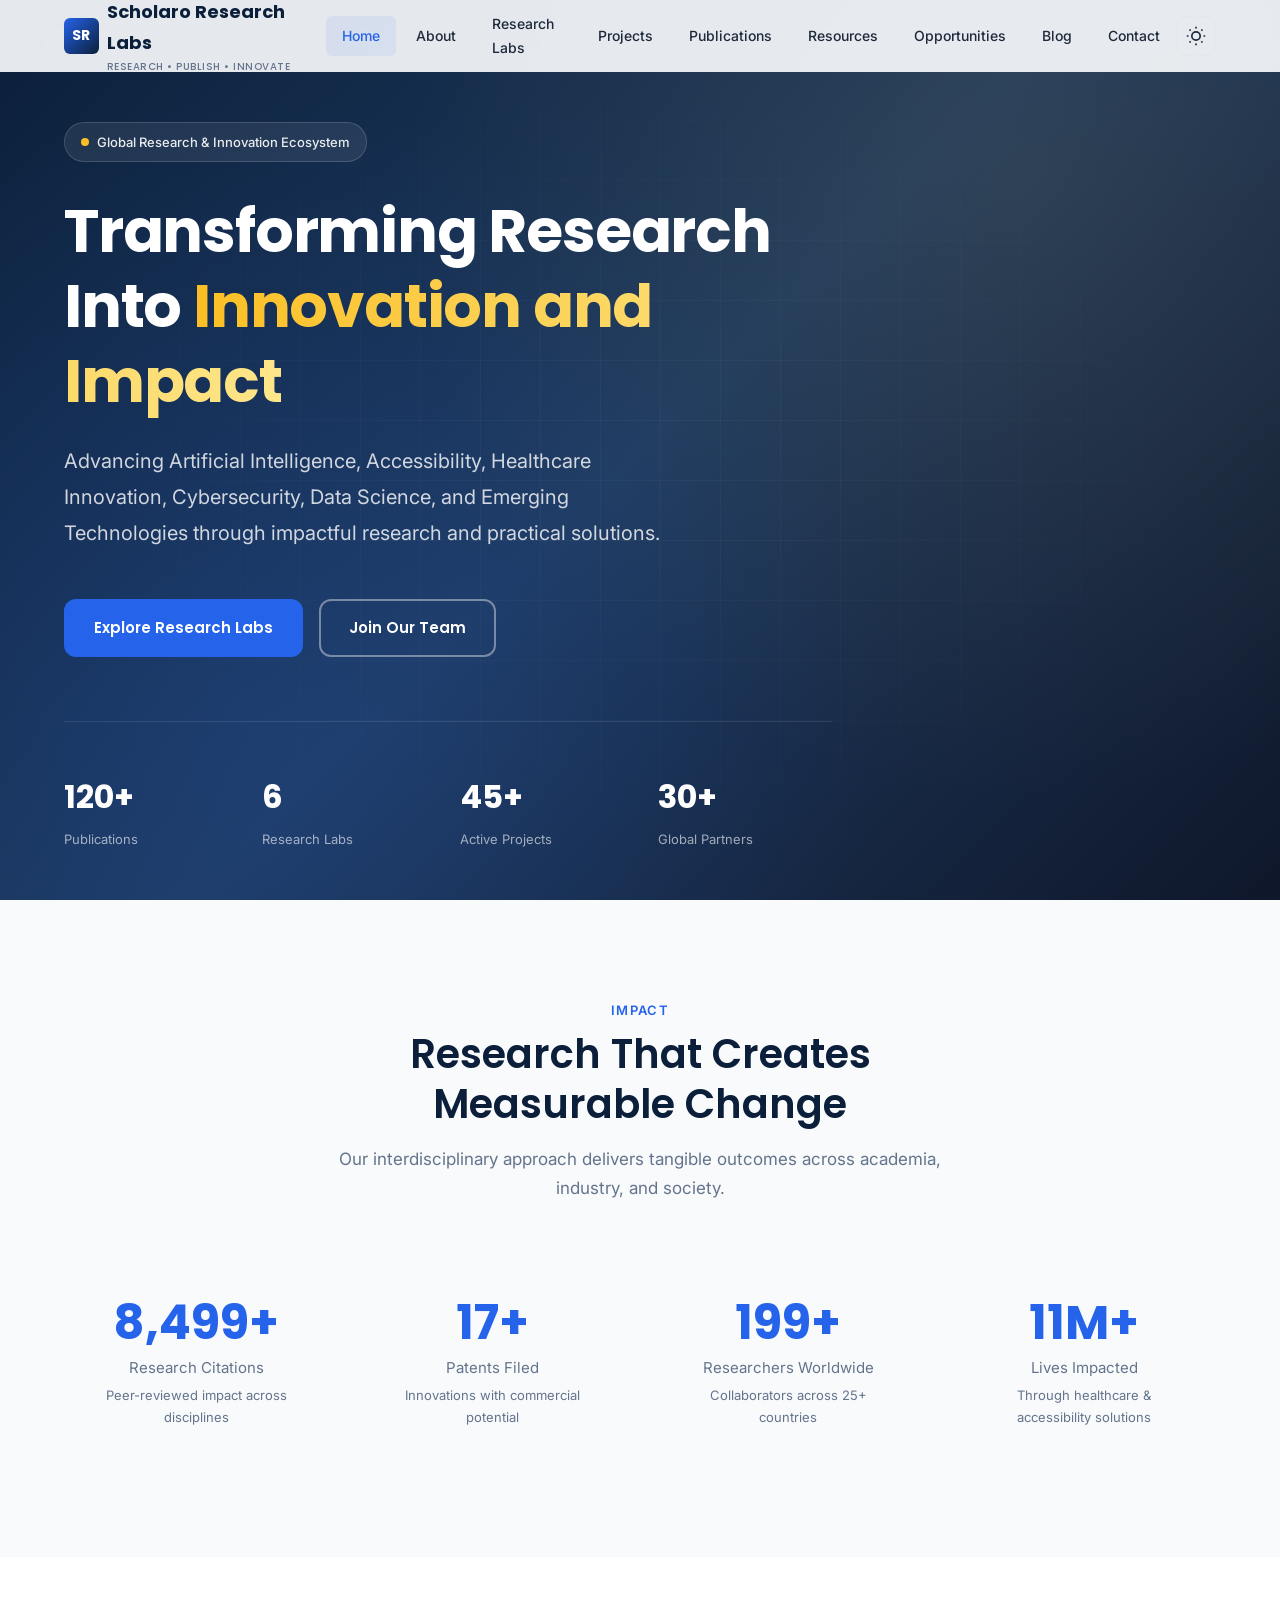
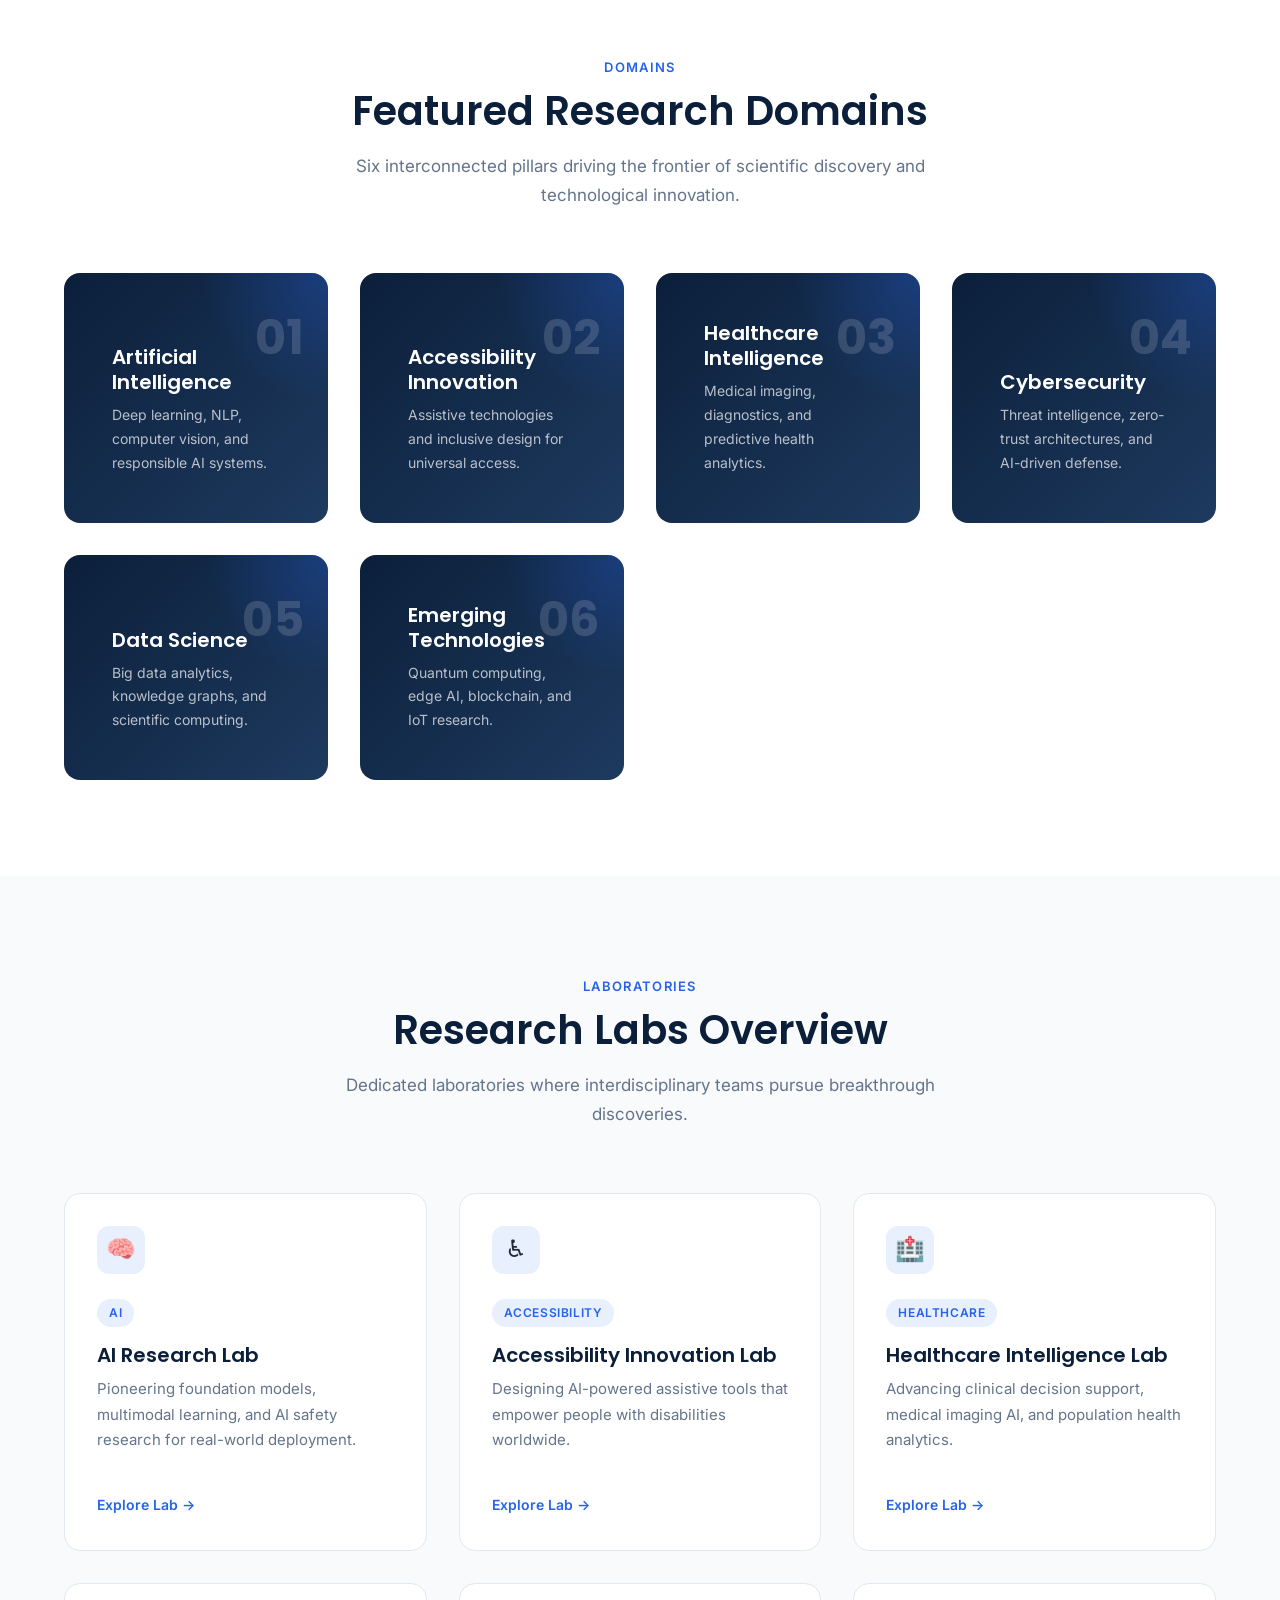
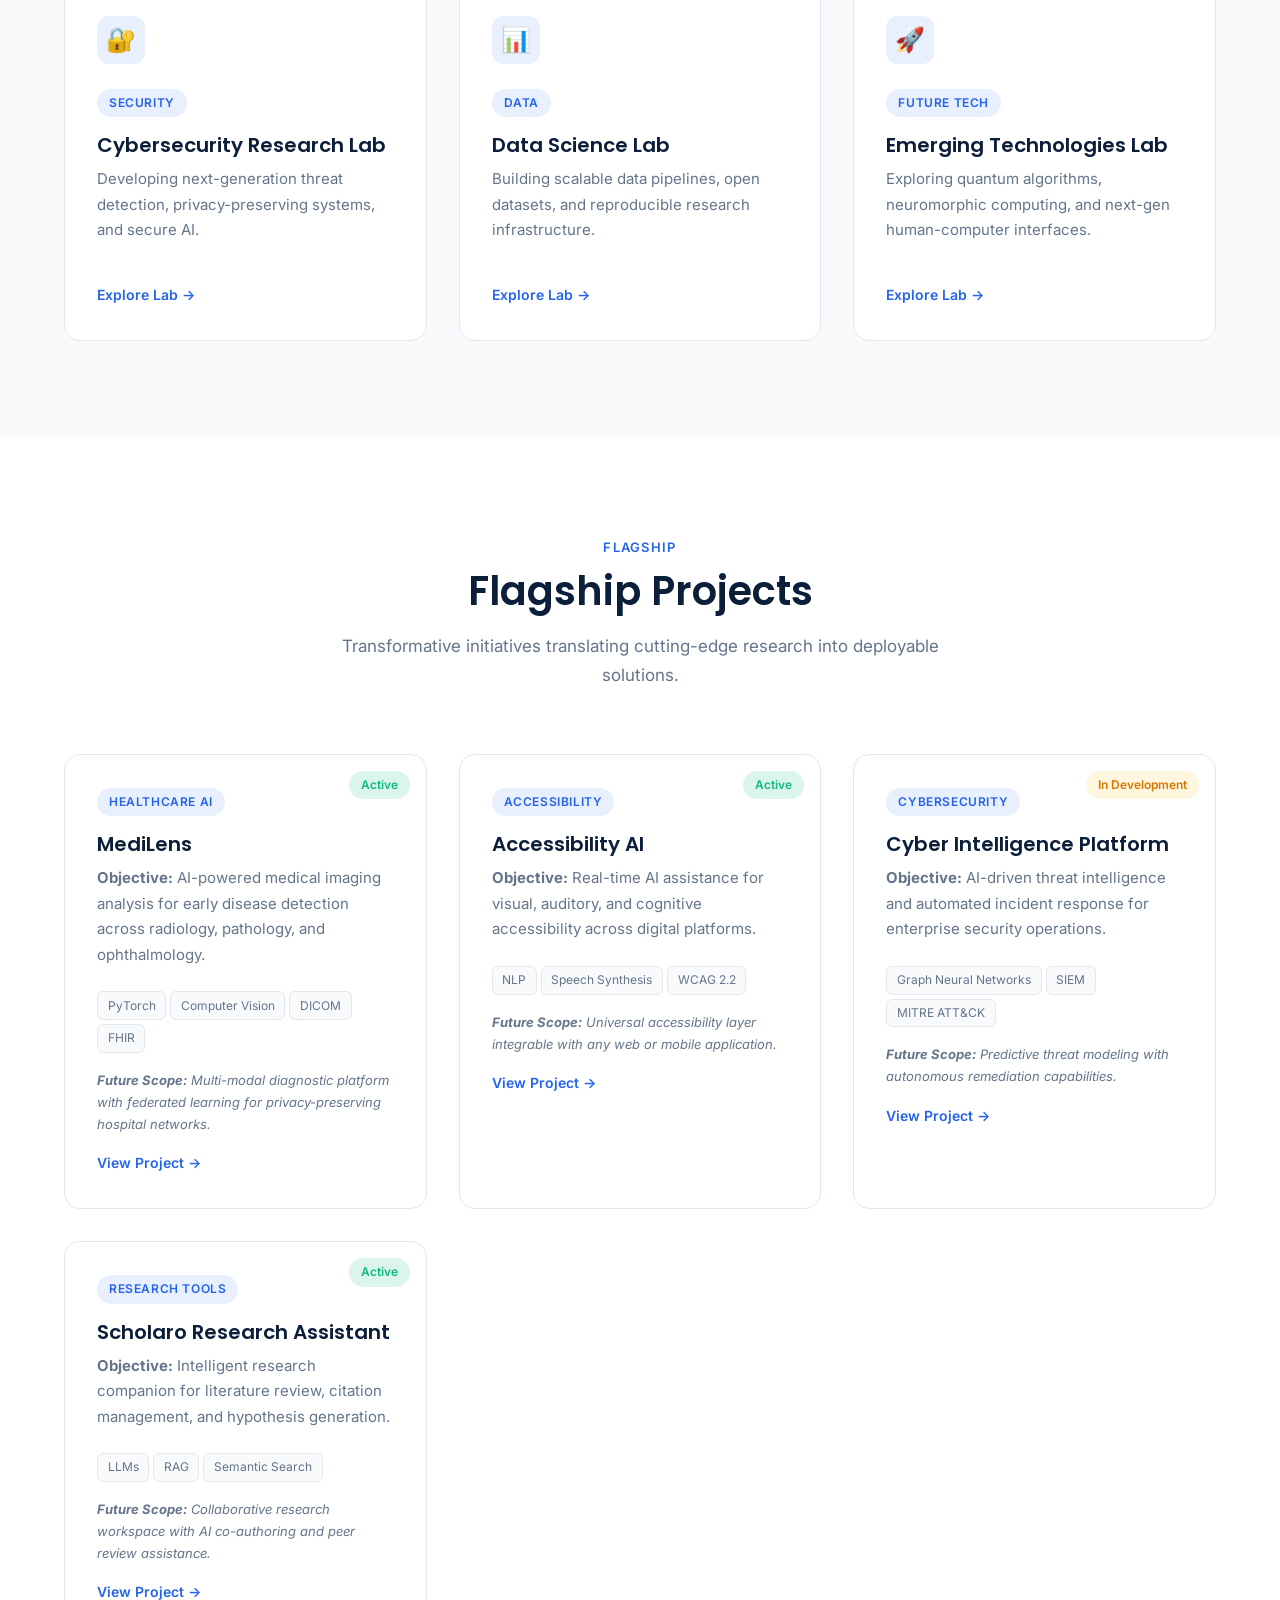
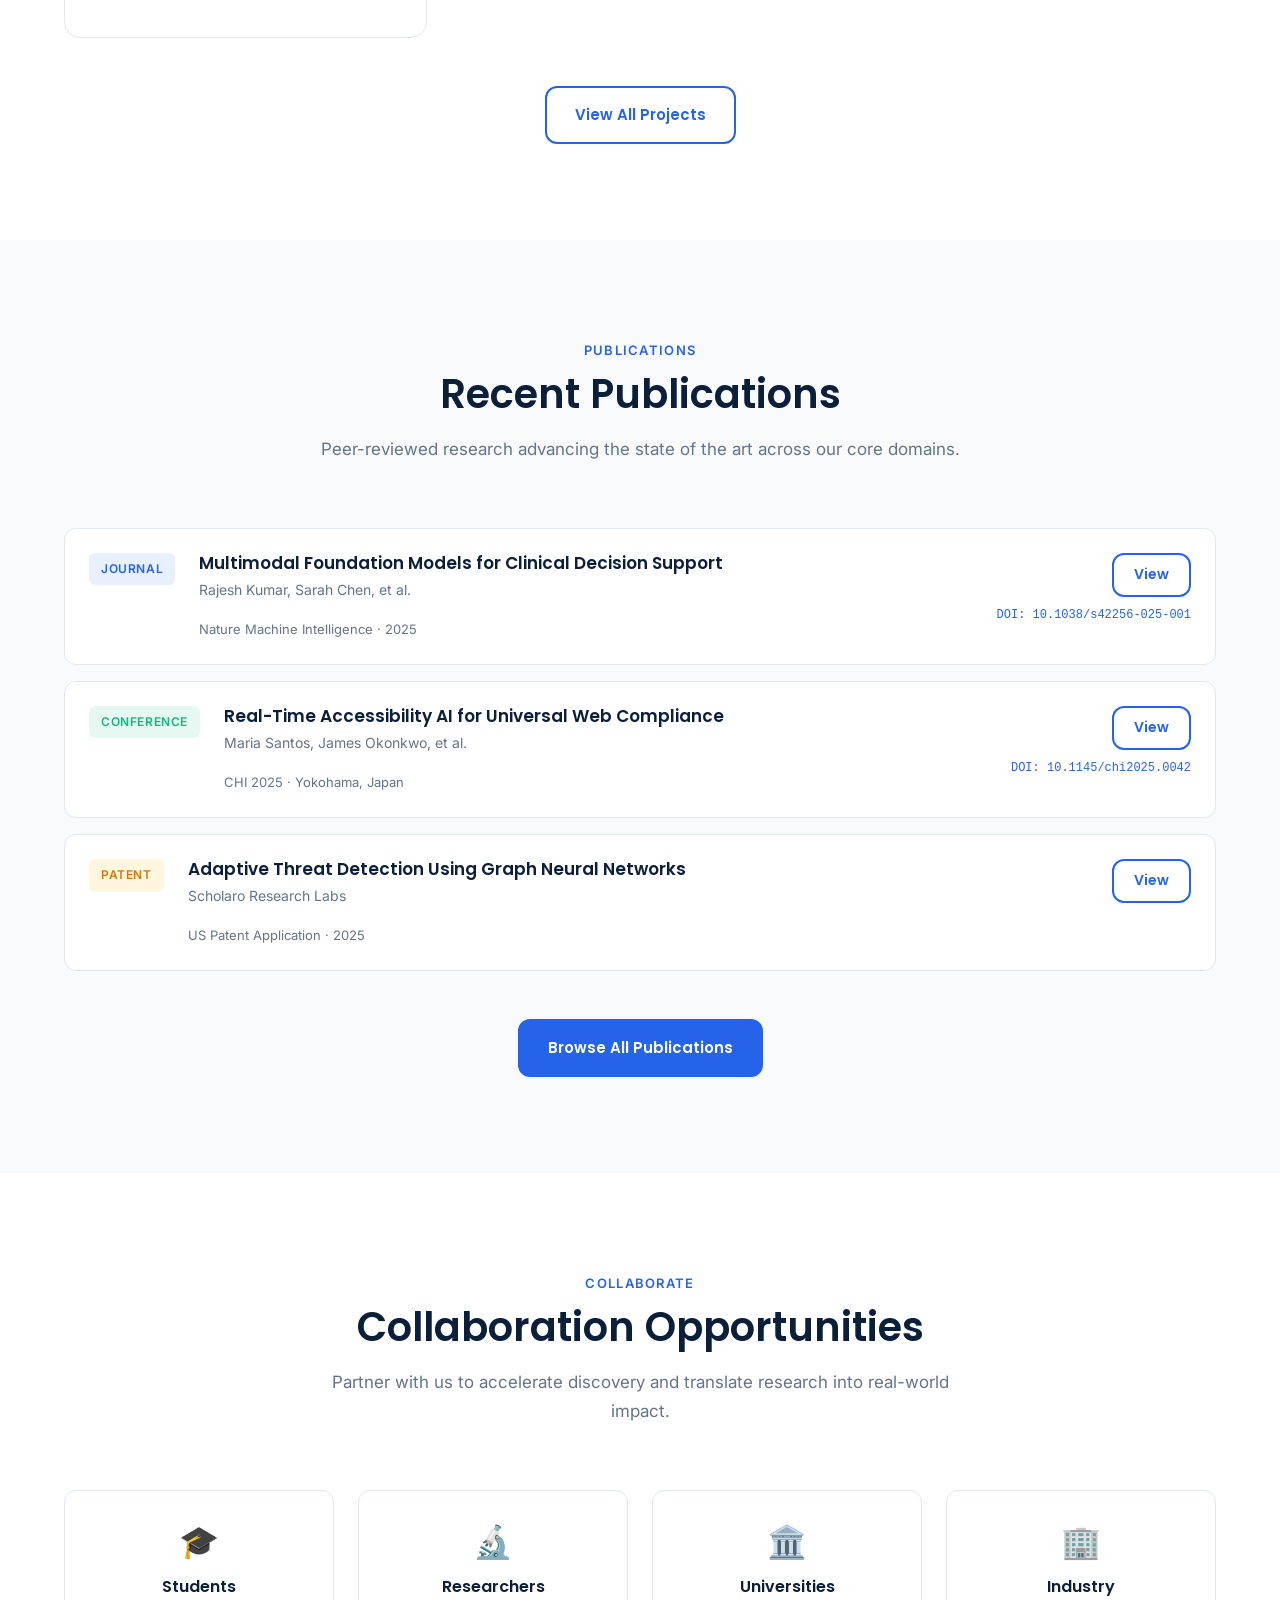
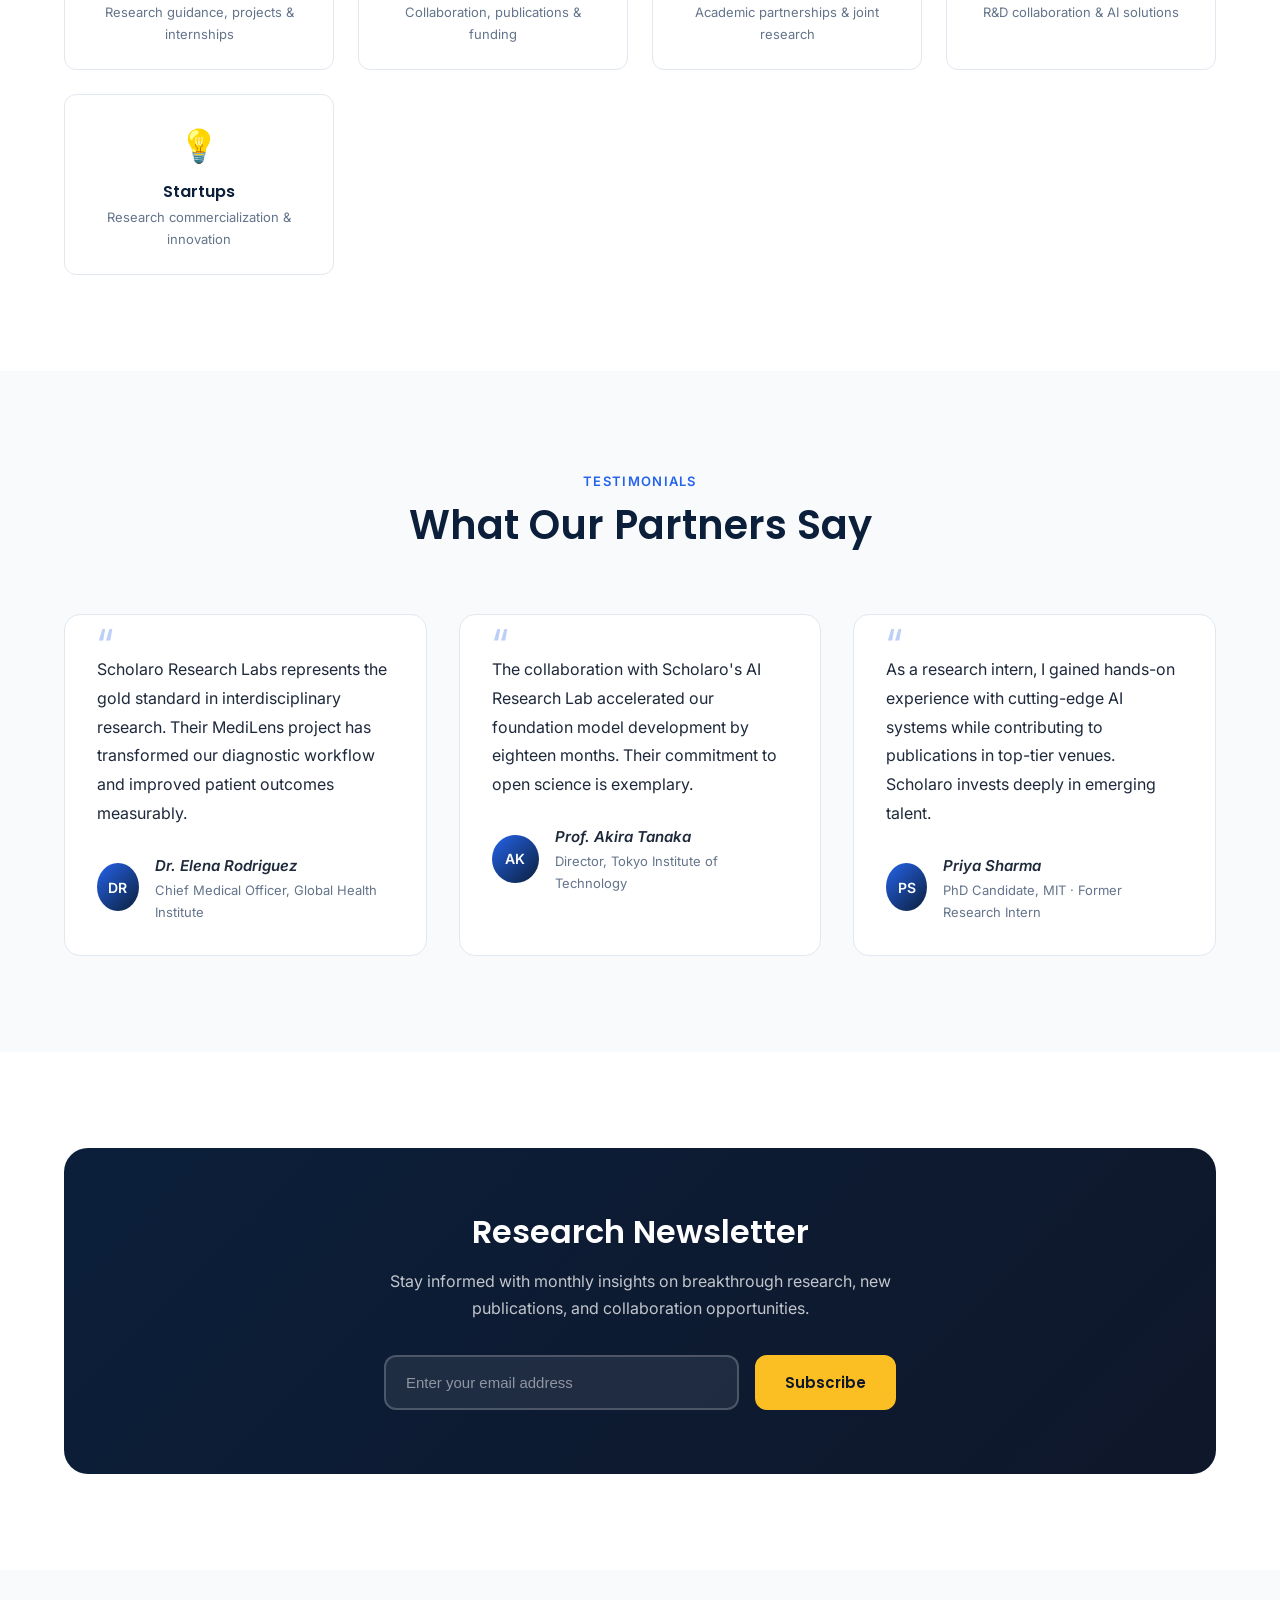
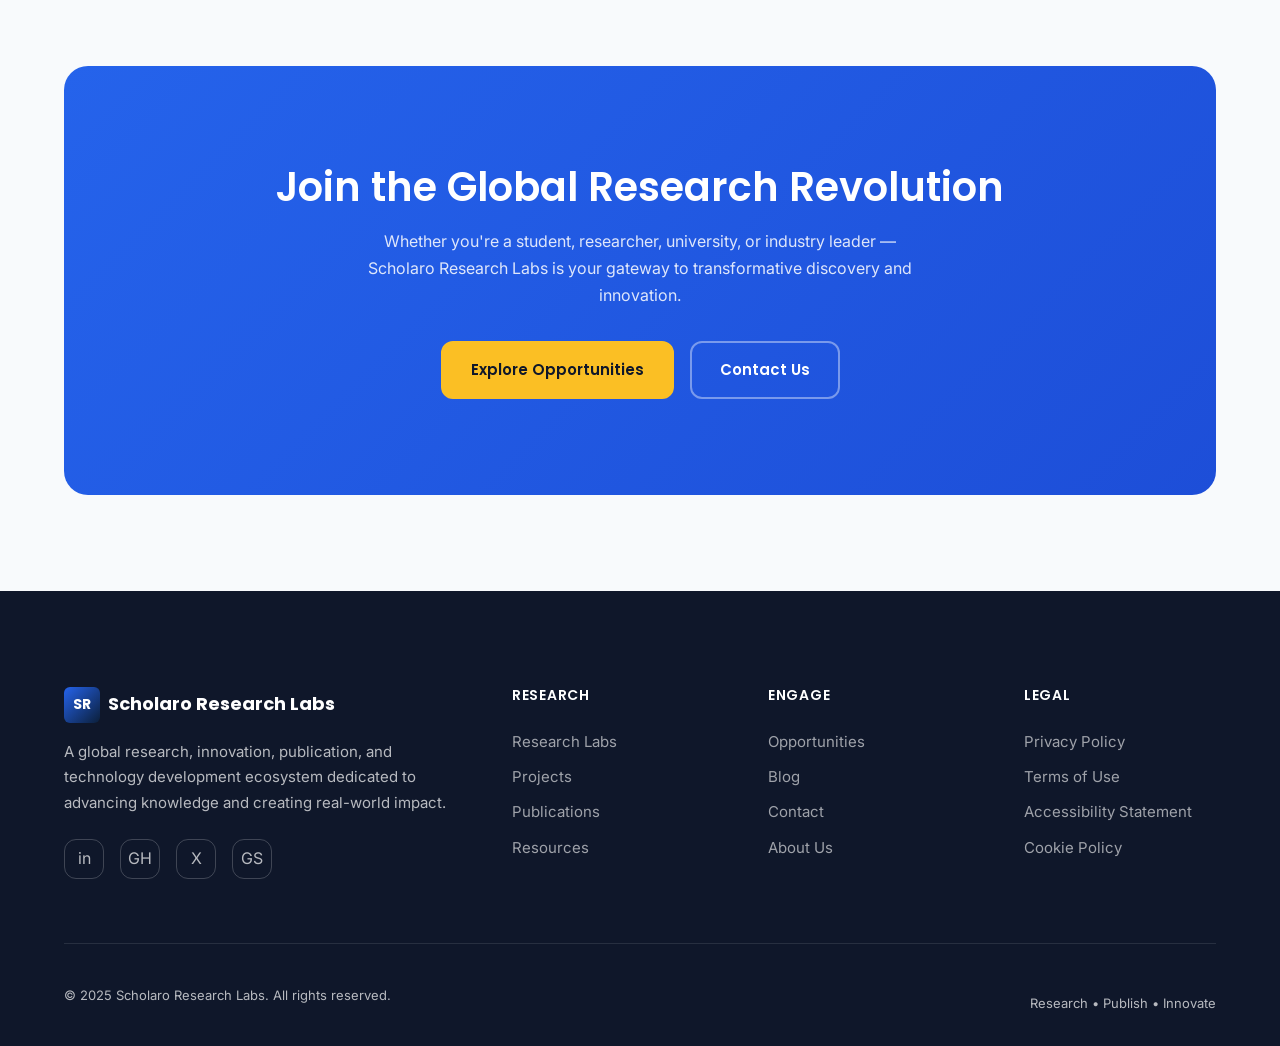
<file: index.html>
<!DOCTYPE html>
<html lang="en">
<head>
  <meta charset="UTF-8">
  <meta name="viewport" content="width=device-width, initial-scale=1.0">
  <meta name="description" content="Scholaro Research Labs — A global research, innovation, and technology development ecosystem advancing AI, accessibility, healthcare, cybersecurity, and emerging technologies.">
  <meta name="keywords" content="research lab, artificial intelligence, accessibility innovation, healthcare AI, cybersecurity research, data science, academic publications">
  <meta name="author" content="Scholaro Research Labs">
  <meta name="robots" content="index, follow">
  <link rel="canonical" href="https://scholaro.org/">

  <!-- Open Graph -->
  <meta property="og:type" content="website">
  <meta property="og:title" content="Scholaro Research Labs — Research • Publish • Innovate">
  <meta property="og:description" content="Transforming research into innovation and impact through interdisciplinary research in AI, accessibility, healthcare, and emerging technologies.">
  <meta property="og:url" content="https://scholaro.org/">
  <meta property="og:site_name" content="Scholaro Research Labs">
  <meta property="og:locale" content="en_US">

  <!-- Twitter Card -->
  <meta name="twitter:card" content="summary_large_image">
  <meta name="twitter:title" content="Scholaro Research Labs">
  <meta name="twitter:description" content="Transforming research into innovation and impact.">

  <title>Scholaro Research Labs — Research • Publish • Innovate</title>

  <link rel="preconnect" href="https://fonts.googleapis.com">
  <link rel="preconnect" href="https://fonts.gstatic.com" crossorigin>
  <link href="https://fonts.googleapis.com/css2?family=Inter:wght@400;500;600&family=Poppins:wght@500;600;700&display=swap" rel="stylesheet">
  <link rel="stylesheet" href="assets/css/style.css">

  <script type="application/ld+json">
  {
    "@context": "https://schema.org",
    "@type": "ResearchOrganization",
    "name": "Scholaro Research Labs",
    "url": "https://scholaro.org",
    "description": "A global research, innovation, publication, and technology development ecosystem dedicated to advancing knowledge and creating real-world impact.",
    "slogan": "Research • Publish • Innovate",
    "sameAs": [
      "https://linkedin.com/company/scholaro",
      "https://github.com/scholaro",
      "https://twitter.com/scholaro"
    ],
    "contactPoint": {
      "@type": "ContactPoint",
      "contactType": "research inquiries",
      "email": "contact@scholaro.org"
    }
  }
  </script>
</head>
<body>
  <a href="#main-content" class="skip-link">Skip to main content</a>

  <!-- Header -->
  <header class="header" role="banner">
    <div class="container header__inner">
      <a href="index.html" class="logo" aria-label="Scholaro Research Labs — Home">
        <span class="logo__icon" aria-hidden="true">SR</span>
        <span>
          Scholaro Research Labs
          <span class="logo__tagline">Research • Publish • Innovate</span>
        </span>
      </a>

      <nav class="nav" role="navigation" aria-label="Main navigation">
        <ul class="nav__list">
          <li class="nav__item"><a href="index.html" class="nav__link">Home</a></li>
          <li class="nav__item"><a href="about.html" class="nav__link">About</a></li>
          <li class="nav__item">
            <a href="research-labs.html" class="nav__link" aria-haspopup="true">Research Labs</a>
            <ul class="nav__dropdown" role="menu">
              <li role="none"><a href="research-labs.html#ai-lab" class="nav__dropdown-link" role="menuitem">AI Research Lab</a></li>
              <li role="none"><a href="research-labs.html#accessibility-lab" class="nav__dropdown-link" role="menuitem">Accessibility Innovation Lab</a></li>
              <li role="none"><a href="research-labs.html#healthcare-lab" class="nav__dropdown-link" role="menuitem">Healthcare Intelligence Lab</a></li>
              <li role="none"><a href="research-labs.html#cybersecurity-lab" class="nav__dropdown-link" role="menuitem">Cybersecurity Research Lab</a></li>
              <li role="none"><a href="research-labs.html#data-science-lab" class="nav__dropdown-link" role="menuitem">Data Science Lab</a></li>
              <li role="none"><a href="research-labs.html#emerging-tech-lab" class="nav__dropdown-link" role="menuitem">Emerging Technologies Lab</a></li>
            </ul>
          </li>
          <li class="nav__item"><a href="projects.html" class="nav__link">Projects</a></li>
          <li class="nav__item"><a href="publications.html" class="nav__link">Publications</a></li>
          <li class="nav__item"><a href="resources.html" class="nav__link">Resources</a></li>
          <li class="nav__item"><a href="opportunities.html" class="nav__link">Opportunities</a></li>
          <li class="nav__item"><a href="blog.html" class="nav__link">Blog</a></li>
          <li class="nav__item"><a href="contact.html" class="nav__link">Contact</a></li>
        </ul>
      </nav>

      <div class="header__actions">
        <button class="theme-toggle" aria-label="Switch to dark mode">
          <svg class="theme-toggle__icon theme-toggle__icon--light" width="20" height="20" viewBox="0 0 24 24" fill="none" stroke="currentColor" stroke-width="2" aria-hidden="true"><circle cx="12" cy="12" r="5"/><path d="M12 1v2M12 21v2M4.22 4.22l1.42 1.42M18.36 18.36l1.42 1.42M1 12h2M21 12h2M4.22 19.78l1.42-1.42M18.36 5.64l1.42-1.42"/></svg>
          <svg class="theme-toggle__icon theme-toggle__icon--dark" width="20" height="20" viewBox="0 0 24 24" fill="none" stroke="currentColor" stroke-width="2" aria-hidden="true"><path d="M21 12.79A9 9 0 1 1 11.21 3 7 7 0 0 0 21 12.79z"/></svg>
        </button>
        <button class="menu-toggle" aria-label="Open menu" aria-expanded="false" aria-controls="mobile-nav">
          <span class="menu-toggle__bar"></span>
          <span class="menu-toggle__bar"></span>
          <span class="menu-toggle__bar"></span>
        </button>
      </div>
    </div>
  </header>

  <!-- Mobile Navigation -->
  <div class="mobile-nav" id="mobile-nav" aria-hidden="true" role="dialog" aria-label="Mobile navigation">
    <div class="mobile-nav__panel">
      <a href="index.html" class="mobile-nav__link">Home</a>
      <a href="about.html" class="mobile-nav__link">About</a>
      <a href="research-labs.html" class="mobile-nav__link">Research Labs</a>
      <div class="mobile-nav__sub">
        <a href="research-labs.html#ai-lab" class="mobile-nav__link">AI Research Lab</a>
        <a href="research-labs.html#accessibility-lab" class="mobile-nav__link">Accessibility Innovation Lab</a>
        <a href="research-labs.html#healthcare-lab" class="mobile-nav__link">Healthcare Intelligence Lab</a>
        <a href="research-labs.html#cybersecurity-lab" class="mobile-nav__link">Cybersecurity Research Lab</a>
        <a href="research-labs.html#data-science-lab" class="mobile-nav__link">Data Science Lab</a>
        <a href="research-labs.html#emerging-tech-lab" class="mobile-nav__link">Emerging Technologies Lab</a>
      </div>
      <a href="projects.html" class="mobile-nav__link">Projects</a>
      <a href="publications.html" class="mobile-nav__link">Publications</a>
      <a href="resources.html" class="mobile-nav__link">Resources</a>
      <a href="opportunities.html" class="mobile-nav__link">Opportunities</a>
      <a href="blog.html" class="mobile-nav__link">Blog</a>
      <a href="contact.html" class="mobile-nav__link">Contact</a>
    </div>
  </div>

  <main id="main-content">
    <!-- Hero -->
    <section class="hero" aria-labelledby="hero-title">
      <div class="hero__grid" aria-hidden="true"></div>
      <div class="container">
        <div class="hero__content">
          <div class="hero__badge">
            <span class="hero__badge-dot" aria-hidden="true"></span>
            Global Research &amp; Innovation Ecosystem
          </div>
          <h1 id="hero-title" class="hero__title">
            Transforming Research Into <span>Innovation and Impact</span>
          </h1>
          <p class="hero__subtitle">
            Advancing Artificial Intelligence, Accessibility, Healthcare Innovation, Cybersecurity, Data Science, and Emerging Technologies through impactful research and practical solutions.
          </p>
          <div class="hero__actions">
            <a href="research-labs.html" class="btn btn--primary">Explore Research Labs</a>
            <a href="opportunities.html" class="btn btn--secondary">Join Our Team</a>
          </div>
          <div class="hero__stats" role="list" aria-label="Research impact statistics">
            <div class="hero__stat" role="listitem">
              <div class="hero__stat-value" data-count="120" data-suffix="+">0</div>
              <div class="hero__stat-label">Publications</div>
            </div>
            <div class="hero__stat" role="listitem">
              <div class="hero__stat-value" data-count="6">0</div>
              <div class="hero__stat-label">Research Labs</div>
            </div>
            <div class="hero__stat" role="listitem">
              <div class="hero__stat-value" data-count="45" data-suffix="+">0</div>
              <div class="hero__stat-label">Active Projects</div>
            </div>
            <div class="hero__stat" role="listitem">
              <div class="hero__stat-value" data-count="30" data-suffix="+">0</div>
              <div class="hero__stat-label">Global Partners</div>
            </div>
          </div>
        </div>
      </div>
    </section>

    <!-- Research Impact Statistics -->
    <section class="section" aria-labelledby="impact-title">
      <div class="container">
        <div class="section-header reveal">
          <span class="section-label">Impact</span>
          <h2 id="impact-title" class="section-title">Research That Creates Measurable Change</h2>
          <p class="section-desc">Our interdisciplinary approach delivers tangible outcomes across academia, industry, and society.</p>
        </div>
        <div class="stats-grid">
          <div class="stat-card reveal">
            <div class="stat-card__value" data-count="8500" data-suffix="+">0</div>
            <div class="stat-card__label">Research Citations</div>
            <div class="stat-card__desc">Peer-reviewed impact across disciplines</div>
          </div>
          <div class="stat-card reveal">
            <div class="stat-card__value" data-count="18" data-suffix="+">0</div>
            <div class="stat-card__label">Patents Filed</div>
            <div class="stat-card__desc">Innovations with commercial potential</div>
          </div>
          <div class="stat-card reveal">
            <div class="stat-card__value" data-count="200" data-suffix="+">0</div>
            <div class="stat-card__label">Researchers Worldwide</div>
            <div class="stat-card__desc">Collaborators across 25+ countries</div>
          </div>
          <div class="stat-card reveal">
            <div class="stat-card__value" data-count="12" data-suffix="M+">0</div>
            <div class="stat-card__label">Lives Impacted</div>
            <div class="stat-card__desc">Through healthcare &amp; accessibility solutions</div>
          </div>
        </div>
      </div>
    </section>

    <!-- Featured Research Domains -->
    <section class="section section--alt" aria-labelledby="domains-title">
      <div class="container">
        <div class="section-header reveal">
          <span class="section-label">Domains</span>
          <h2 id="domains-title" class="section-title">Featured Research Domains</h2>
          <p class="section-desc">Six interconnected pillars driving the frontier of scientific discovery and technological innovation.</p>
        </div>
        <div class="card-grid card-grid--3">
          <article class="domain-card reveal">
            <span class="domain-card__number" aria-hidden="true">01</span>
            <h3 class="domain-card__title">Artificial Intelligence</h3>
            <p class="domain-card__desc">Deep learning, NLP, computer vision, and responsible AI systems.</p>
          </article>
          <article class="domain-card reveal">
            <span class="domain-card__number" aria-hidden="true">02</span>
            <h3 class="domain-card__title">Accessibility Innovation</h3>
            <p class="domain-card__desc">Assistive technologies and inclusive design for universal access.</p>
          </article>
          <article class="domain-card reveal">
            <span class="domain-card__number" aria-hidden="true">03</span>
            <h3 class="domain-card__title">Healthcare Intelligence</h3>
            <p class="domain-card__desc">Medical imaging, diagnostics, and predictive health analytics.</p>
          </article>
          <article class="domain-card reveal">
            <span class="domain-card__number" aria-hidden="true">04</span>
            <h3 class="domain-card__title">Cybersecurity</h3>
            <p class="domain-card__desc">Threat intelligence, zero-trust architectures, and AI-driven defense.</p>
          </article>
          <article class="domain-card reveal">
            <span class="domain-card__number" aria-hidden="true">05</span>
            <h3 class="domain-card__title">Data Science</h3>
            <p class="domain-card__desc">Big data analytics, knowledge graphs, and scientific computing.</p>
          </article>
          <article class="domain-card reveal">
            <span class="domain-card__number" aria-hidden="true">06</span>
            <h3 class="domain-card__title">Emerging Technologies</h3>
            <p class="domain-card__desc">Quantum computing, edge AI, blockchain, and IoT research.</p>
          </article>
        </div>
      </div>
    </section>

    <!-- Research Labs Overview -->
    <section class="section" aria-labelledby="labs-title">
      <div class="container">
        <div class="section-header reveal">
          <span class="section-label">Laboratories</span>
          <h2 id="labs-title" class="section-title">Research Labs Overview</h2>
          <p class="section-desc">Dedicated laboratories where interdisciplinary teams pursue breakthrough discoveries.</p>
        </div>
        <div class="card-grid card-grid--2">
          <article class="card reveal">
            <div class="card__icon" aria-hidden="true">🧠</div>
            <span class="card__tag">AI</span>
            <h3 class="card__title">AI Research Lab</h3>
            <p class="card__desc">Pioneering foundation models, multimodal learning, and AI safety research for real-world deployment.</p>
            <a href="research-labs.html#ai-lab" class="card__link">Explore Lab →</a>
          </article>
          <article class="card reveal">
            <div class="card__icon" aria-hidden="true">♿</div>
            <span class="card__tag">Accessibility</span>
            <h3 class="card__title">Accessibility Innovation Lab</h3>
            <p class="card__desc">Designing AI-powered assistive tools that empower people with disabilities worldwide.</p>
            <a href="research-labs.html#accessibility-lab" class="card__link">Explore Lab →</a>
          </article>
          <article class="card reveal">
            <div class="card__icon" aria-hidden="true">🏥</div>
            <span class="card__tag">Healthcare</span>
            <h3 class="card__title">Healthcare Intelligence Lab</h3>
            <p class="card__desc">Advancing clinical decision support, medical imaging AI, and population health analytics.</p>
            <a href="research-labs.html#healthcare-lab" class="card__link">Explore Lab →</a>
          </article>
          <article class="card reveal">
            <div class="card__icon" aria-hidden="true">🔐</div>
            <span class="card__tag">Security</span>
            <h3 class="card__title">Cybersecurity Research Lab</h3>
            <p class="card__desc">Developing next-generation threat detection, privacy-preserving systems, and secure AI.</p>
            <a href="research-labs.html#cybersecurity-lab" class="card__link">Explore Lab →</a>
          </article>
          <article class="card reveal">
            <div class="card__icon" aria-hidden="true">📊</div>
            <span class="card__tag">Data</span>
            <h3 class="card__title">Data Science Lab</h3>
            <p class="card__desc">Building scalable data pipelines, open datasets, and reproducible research infrastructure.</p>
            <a href="research-labs.html#data-science-lab" class="card__link">Explore Lab →</a>
          </article>
          <article class="card reveal">
            <div class="card__icon" aria-hidden="true">🚀</div>
            <span class="card__tag">Future Tech</span>
            <h3 class="card__title">Emerging Technologies Lab</h3>
            <p class="card__desc">Exploring quantum algorithms, neuromorphic computing, and next-gen human-computer interfaces.</p>
            <a href="research-labs.html#emerging-tech-lab" class="card__link">Explore Lab →</a>
          </article>
        </div>
      </div>
    </section>

    <!-- Flagship Projects -->
    <section class="section section--alt" aria-labelledby="projects-title">
      <div class="container">
        <div class="section-header reveal">
          <span class="section-label">Flagship</span>
          <h2 id="projects-title" class="section-title">Flagship Projects</h2>
          <p class="section-desc">Transformative initiatives translating cutting-edge research into deployable solutions.</p>
        </div>
        <div class="card-grid card-grid--2">
          <article class="card project-card reveal">
            <span class="project-card__status project-card__status--active">Active</span>
            <span class="card__tag">Healthcare AI</span>
            <h3 class="card__title">MediLens</h3>
            <p class="card__desc"><strong>Objective:</strong> AI-powered medical imaging analysis for early disease detection across radiology, pathology, and ophthalmology.</p>
            <div class="project-card__tech">
              <span class="tech-tag">PyTorch</span>
              <span class="tech-tag">Computer Vision</span>
              <span class="tech-tag">DICOM</span>
              <span class="tech-tag">FHIR</span>
            </div>
            <p class="project-card__scope"><strong>Future Scope:</strong> Multi-modal diagnostic platform with federated learning for privacy-preserving hospital networks.</p>
            <a href="projects.html#medilens" class="card__link">View Project →</a>
          </article>
          <article class="card project-card reveal">
            <span class="project-card__status project-card__status--active">Active</span>
            <span class="card__tag">Accessibility</span>
            <h3 class="card__title">Accessibility AI</h3>
            <p class="card__desc"><strong>Objective:</strong> Real-time AI assistance for visual, auditory, and cognitive accessibility across digital platforms.</p>
            <div class="project-card__tech">
              <span class="tech-tag">NLP</span>
              <span class="tech-tag">Speech Synthesis</span>
              <span class="tech-tag">WCAG 2.2</span>
            </div>
            <p class="project-card__scope"><strong>Future Scope:</strong> Universal accessibility layer integrable with any web or mobile application.</p>
            <a href="projects.html#accessibility-ai" class="card__link">View Project →</a>
          </article>
          <article class="card project-card reveal">
            <span class="project-card__status project-card__status--development">In Development</span>
            <span class="card__tag">Cybersecurity</span>
            <h3 class="card__title">Cyber Intelligence Platform</h3>
            <p class="card__desc"><strong>Objective:</strong> AI-driven threat intelligence and automated incident response for enterprise security operations.</p>
            <div class="project-card__tech">
              <span class="tech-tag">Graph Neural Networks</span>
              <span class="tech-tag">SIEM</span>
              <span class="tech-tag">MITRE ATT&amp;CK</span>
            </div>
            <p class="project-card__scope"><strong>Future Scope:</strong> Predictive threat modeling with autonomous remediation capabilities.</p>
            <a href="projects.html#cyber-intelligence" class="card__link">View Project →</a>
          </article>
          <article class="card project-card reveal">
            <span class="project-card__status project-card__status--active">Active</span>
            <span class="card__tag">Research Tools</span>
            <h3 class="card__title">Scholaro Research Assistant</h3>
            <p class="card__desc"><strong>Objective:</strong> Intelligent research companion for literature review, citation management, and hypothesis generation.</p>
            <div class="project-card__tech">
              <span class="tech-tag">LLMs</span>
              <span class="tech-tag">RAG</span>
              <span class="tech-tag">Semantic Search</span>
            </div>
            <p class="project-card__scope"><strong>Future Scope:</strong> Collaborative research workspace with AI co-authoring and peer review assistance.</p>
            <a href="projects.html#research-assistant" class="card__link">View Project →</a>
          </article>
        </div>
        <div style="text-align:center;margin-top:var(--space-2xl);">
          <a href="projects.html" class="btn btn--outline">View All Projects</a>
        </div>
      </div>
    </section>

    <!-- Publications Showcase -->
    <section class="section" aria-labelledby="pubs-title">
      <div class="container">
        <div class="section-header reveal">
          <span class="section-label">Publications</span>
          <h2 id="pubs-title" class="section-title">Recent Publications</h2>
          <p class="section-desc">Peer-reviewed research advancing the state of the art across our core domains.</p>
        </div>
        <div class="pub-list">
          <article class="pub-item reveal">
            <span class="pub-item__type pub-item__type--journal">Journal</span>
            <div>
              <h3 class="pub-item__title">Multimodal Foundation Models for Clinical Decision Support</h3>
              <p class="pub-item__authors">Rajesh Kumar, Sarah Chen, et al.</p>
              <p class="pub-item__venue">Nature Machine Intelligence · 2025</p>
            </div>
            <div class="pub-item__actions">
              <a href="publications.html" class="btn btn--sm btn--outline">View</a>
              <span class="pub-item__doi">DOI: 10.1038/s42256-025-001</span>
            </div>
          </article>
          <article class="pub-item reveal">
            <span class="pub-item__type pub-item__type--conference">Conference</span>
            <div>
              <h3 class="pub-item__title">Real-Time Accessibility AI for Universal Web Compliance</h3>
              <p class="pub-item__authors">Maria Santos, James Okonkwo, et al.</p>
              <p class="pub-item__venue">CHI 2025 · Yokohama, Japan</p>
            </div>
            <div class="pub-item__actions">
              <a href="publications.html" class="btn btn--sm btn--outline">View</a>
              <span class="pub-item__doi">DOI: 10.1145/chi2025.0042</span>
            </div>
          </article>
          <article class="pub-item reveal">
            <span class="pub-item__type pub-item__type--patent">Patent</span>
            <div>
              <h3 class="pub-item__title">Adaptive Threat Detection Using Graph Neural Networks</h3>
              <p class="pub-item__authors">Scholaro Research Labs</p>
              <p class="pub-item__venue">US Patent Application · 2025</p>
            </div>
            <div class="pub-item__actions">
              <a href="publications.html" class="btn btn--sm btn--outline">View</a>
            </div>
          </article>
        </div>
        <div style="text-align:center;margin-top:var(--space-2xl);">
          <a href="publications.html" class="btn btn--primary">Browse All Publications</a>
        </div>
      </div>
    </section>

    <!-- Collaboration Opportunities -->
    <section class="section section--alt" aria-labelledby="collab-title">
      <div class="container">
        <div class="section-header reveal">
          <span class="section-label">Collaborate</span>
          <h2 id="collab-title" class="section-title">Collaboration Opportunities</h2>
          <p class="section-desc">Partner with us to accelerate discovery and translate research into real-world impact.</p>
        </div>
        <div class="audience-grid">
          <a href="opportunities.html#students" class="audience-card reveal">
            <div class="audience-card__icon" aria-hidden="true">🎓</div>
            <h3 class="audience-card__title">Students</h3>
            <p class="audience-card__goal">Research guidance, projects &amp; internships</p>
          </a>
          <a href="opportunities.html#researchers" class="audience-card reveal">
            <div class="audience-card__icon" aria-hidden="true">🔬</div>
            <h3 class="audience-card__title">Researchers</h3>
            <p class="audience-card__goal">Collaboration, publications &amp; funding</p>
          </a>
          <a href="opportunities.html#universities" class="audience-card reveal">
            <div class="audience-card__icon" aria-hidden="true">🏛️</div>
            <h3 class="audience-card__title">Universities</h3>
            <p class="audience-card__goal">Academic partnerships &amp; joint research</p>
          </a>
          <a href="opportunities.html#industry" class="audience-card reveal">
            <div class="audience-card__icon" aria-hidden="true">🏢</div>
            <h3 class="audience-card__title">Industry</h3>
            <p class="audience-card__goal">R&amp;D collaboration &amp; AI solutions</p>
          </a>
          <a href="opportunities.html#startups" class="audience-card reveal">
            <div class="audience-card__icon" aria-hidden="true">💡</div>
            <h3 class="audience-card__title">Startups</h3>
            <p class="audience-card__goal">Research commercialization &amp; innovation</p>
          </a>
        </div>
      </div>
    </section>

    <!-- Testimonials -->
    <section class="section" aria-labelledby="testimonials-title">
      <div class="container">
        <div class="section-header reveal">
          <span class="section-label">Testimonials</span>
          <h2 id="testimonials-title" class="section-title">What Our Partners Say</h2>
        </div>
        <div class="testimonial-grid">
          <blockquote class="testimonial reveal">
            <p class="testimonial__quote">Scholaro Research Labs represents the gold standard in interdisciplinary research. Their MediLens project has transformed our diagnostic workflow and improved patient outcomes measurably.</p>
            <footer class="testimonial__author">
              <div class="testimonial__avatar" aria-hidden="true">DR</div>
              <div>
                <cite class="testimonial__name">Dr. Elena Rodriguez</cite>
                <p class="testimonial__role">Chief Medical Officer, Global Health Institute</p>
              </div>
            </footer>
          </blockquote>
          <blockquote class="testimonial reveal">
            <p class="testimonial__quote">The collaboration with Scholaro's AI Research Lab accelerated our foundation model development by eighteen months. Their commitment to open science is exemplary.</p>
            <footer class="testimonial__author">
              <div class="testimonial__avatar" aria-hidden="true">AK</div>
              <div>
                <cite class="testimonial__name">Prof. Akira Tanaka</cite>
                <p class="testimonial__role">Director, Tokyo Institute of Technology</p>
              </div>
            </footer>
          </blockquote>
          <blockquote class="testimonial reveal">
            <p class="testimonial__quote">As a research intern, I gained hands-on experience with cutting-edge AI systems while contributing to publications in top-tier venues. Scholaro invests deeply in emerging talent.</p>
            <footer class="testimonial__author">
              <div class="testimonial__avatar" aria-hidden="true">PS</div>
              <div>
                <cite class="testimonial__name">Priya Sharma</cite>
                <p class="testimonial__role">PhD Candidate, MIT · Former Research Intern</p>
              </div>
            </footer>
          </blockquote>
        </div>
      </div>
    </section>

    <!-- Newsletter -->
    <section class="section section--alt" aria-labelledby="newsletter-title">
      <div class="container">
        <div class="newsletter reveal">
          <h2 id="newsletter-title" class="newsletter__title">Research Newsletter</h2>
          <p class="newsletter__desc">Stay informed with monthly insights on breakthrough research, new publications, and collaboration opportunities.</p>
          <form class="newsletter__form" data-form aria-label="Newsletter subscription">
            <label for="newsletter-email" class="sr-only">Email address</label>
            <input type="email" id="newsletter-email" class="newsletter__input" placeholder="Enter your email address" required autocomplete="email">
            <button type="submit" class="btn btn--accent">Subscribe</button>
          </form>
        </div>
      </div>
    </section>

    <!-- Global CTA -->
    <section class="section" aria-labelledby="cta-title">
      <div class="container">
        <div class="cta-section reveal">
          <h2 id="cta-title" class="cta-section__title">Join the Global Research Revolution</h2>
          <p class="cta-section__desc">Whether you're a student, researcher, university, or industry leader — Scholaro Research Labs is your gateway to transformative discovery and innovation.</p>
          <div class="cta-section__actions">
            <a href="opportunities.html" class="btn btn--accent">Explore Opportunities</a>
            <a href="contact.html" class="btn btn--secondary">Contact Us</a>
          </div>
        </div>
      </div>
    </section>
  </main>

  <!-- Footer -->
  <footer class="footer" role="contentinfo">
    <div class="container">
      <div class="footer__grid">
        <div class="footer__brand">
          <a href="index.html" class="logo" style="color:#fff;">
            <span class="logo__icon" aria-hidden="true">SR</span>
            <span>Scholaro Research Labs</span>
          </a>
          <p>A global research, innovation, publication, and technology development ecosystem dedicated to advancing knowledge and creating real-world impact.</p>
          <div class="footer__social" aria-label="Social media links">
            <a href="https://linkedin.com" aria-label="LinkedIn" rel="noopener noreferrer">in</a>
            <a href="https://github.com" aria-label="GitHub" rel="noopener noreferrer">GH</a>
            <a href="https://twitter.com" aria-label="Twitter" rel="noopener noreferrer">X</a>
            <a href="https://scholar.google.com" aria-label="Google Scholar" rel="noopener noreferrer">GS</a>
          </div>
        </div>
        <div>
          <h3 class="footer__title">Research</h3>
          <ul class="footer__links">
            <li><a href="research-labs.html">Research Labs</a></li>
            <li><a href="projects.html">Projects</a></li>
            <li><a href="publications.html">Publications</a></li>
            <li><a href="resources.html">Resources</a></li>
          </ul>
        </div>
        <div>
          <h3 class="footer__title">Engage</h3>
          <ul class="footer__links">
            <li><a href="opportunities.html">Opportunities</a></li>
            <li><a href="blog.html">Blog</a></li>
            <li><a href="contact.html">Contact</a></li>
            <li><a href="about.html">About Us</a></li>
          </ul>
        </div>
        <div>
          <h3 class="footer__title">Legal</h3>
          <ul class="footer__links">
            <li><a href="#">Privacy Policy</a></li>
            <li><a href="#">Terms of Use</a></li>
            <li><a href="#">Accessibility Statement</a></li>
            <li><a href="#">Cookie Policy</a></li>
          </ul>
        </div>
      </div>
      <div class="footer__bottom">
        <p>&copy; 2025 Scholaro Research Labs. All rights reserved.</p>
        <p>Research • Publish • Innovate</p>
      </div>
    </div>
  </footer>

  <button class="back-to-top" aria-label="Back to top">
    <svg width="20" height="20" viewBox="0 0 24 24" fill="none" stroke="currentColor" stroke-width="2" aria-hidden="true"><path d="M18 15l-6-6-6 6"/></svg>
  </button>

  <script src="assets/js/script.js" defer></script>
</body>
</html>
</file>
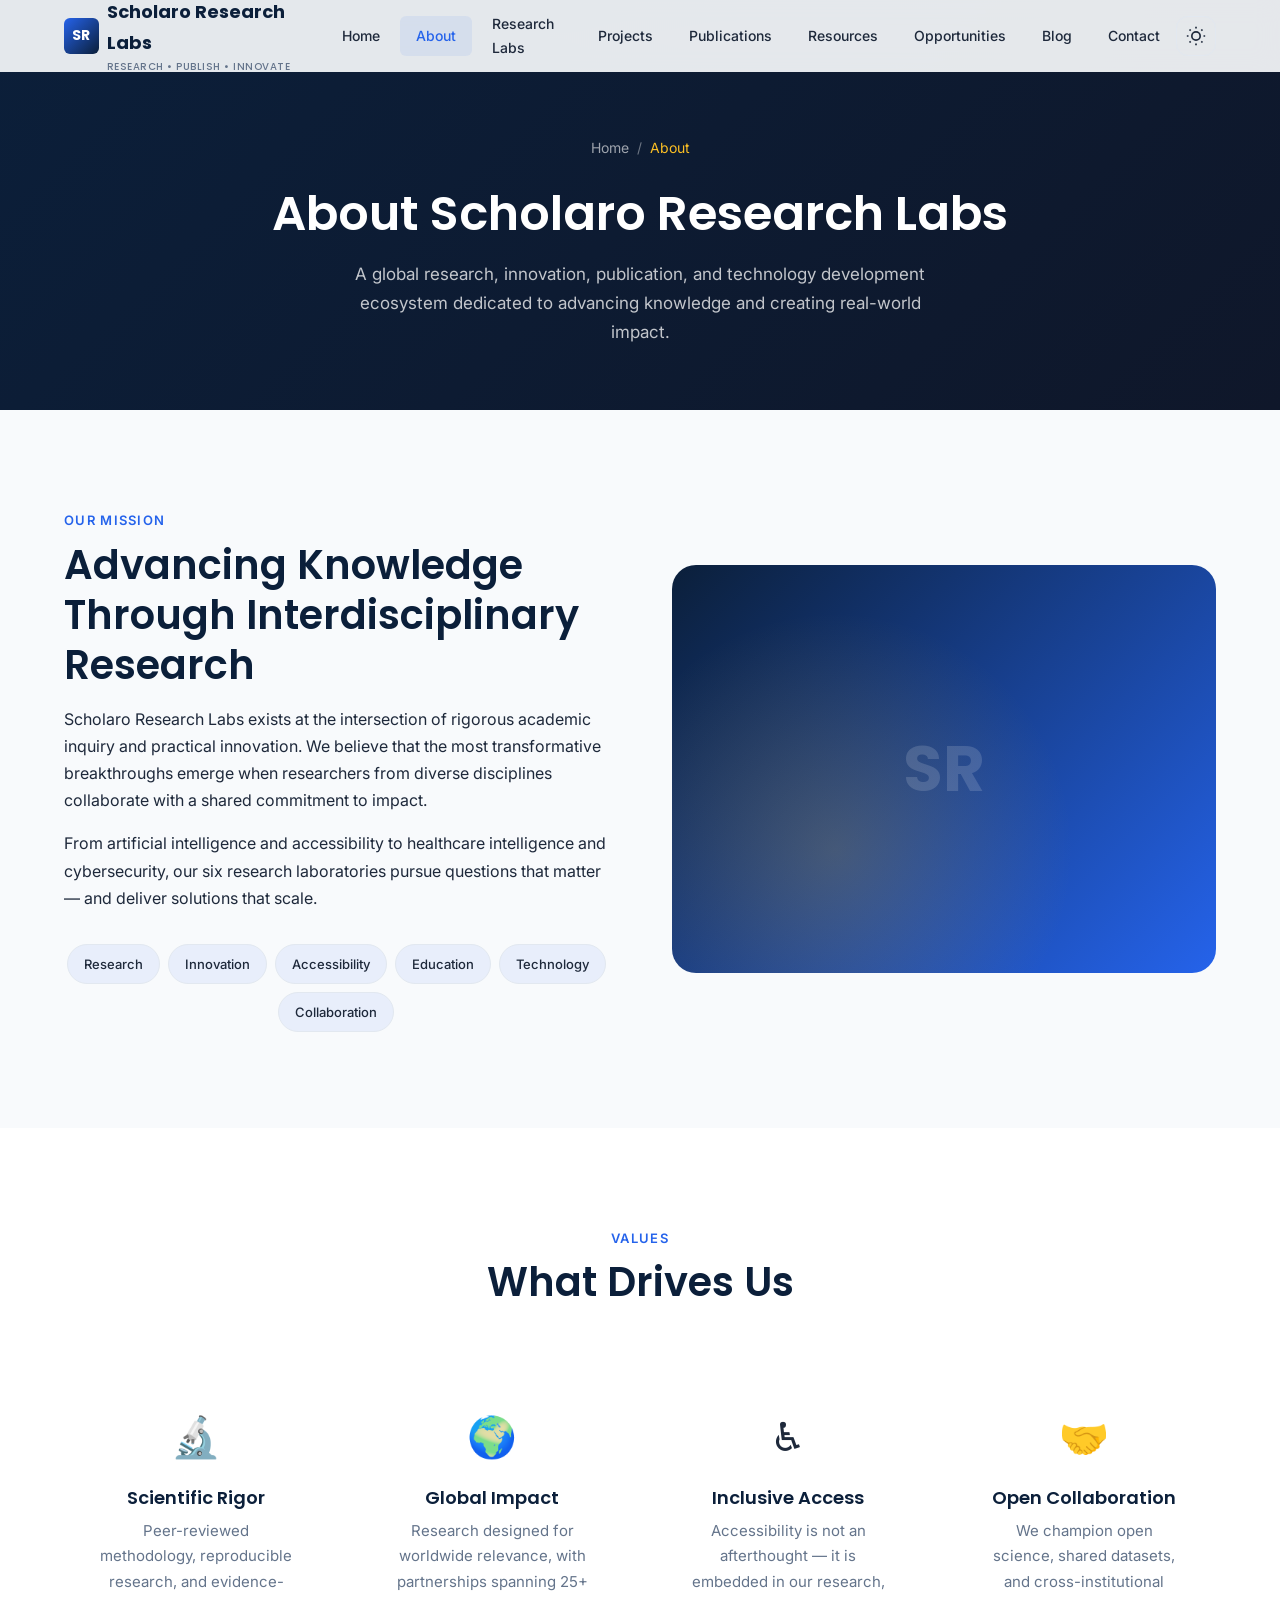
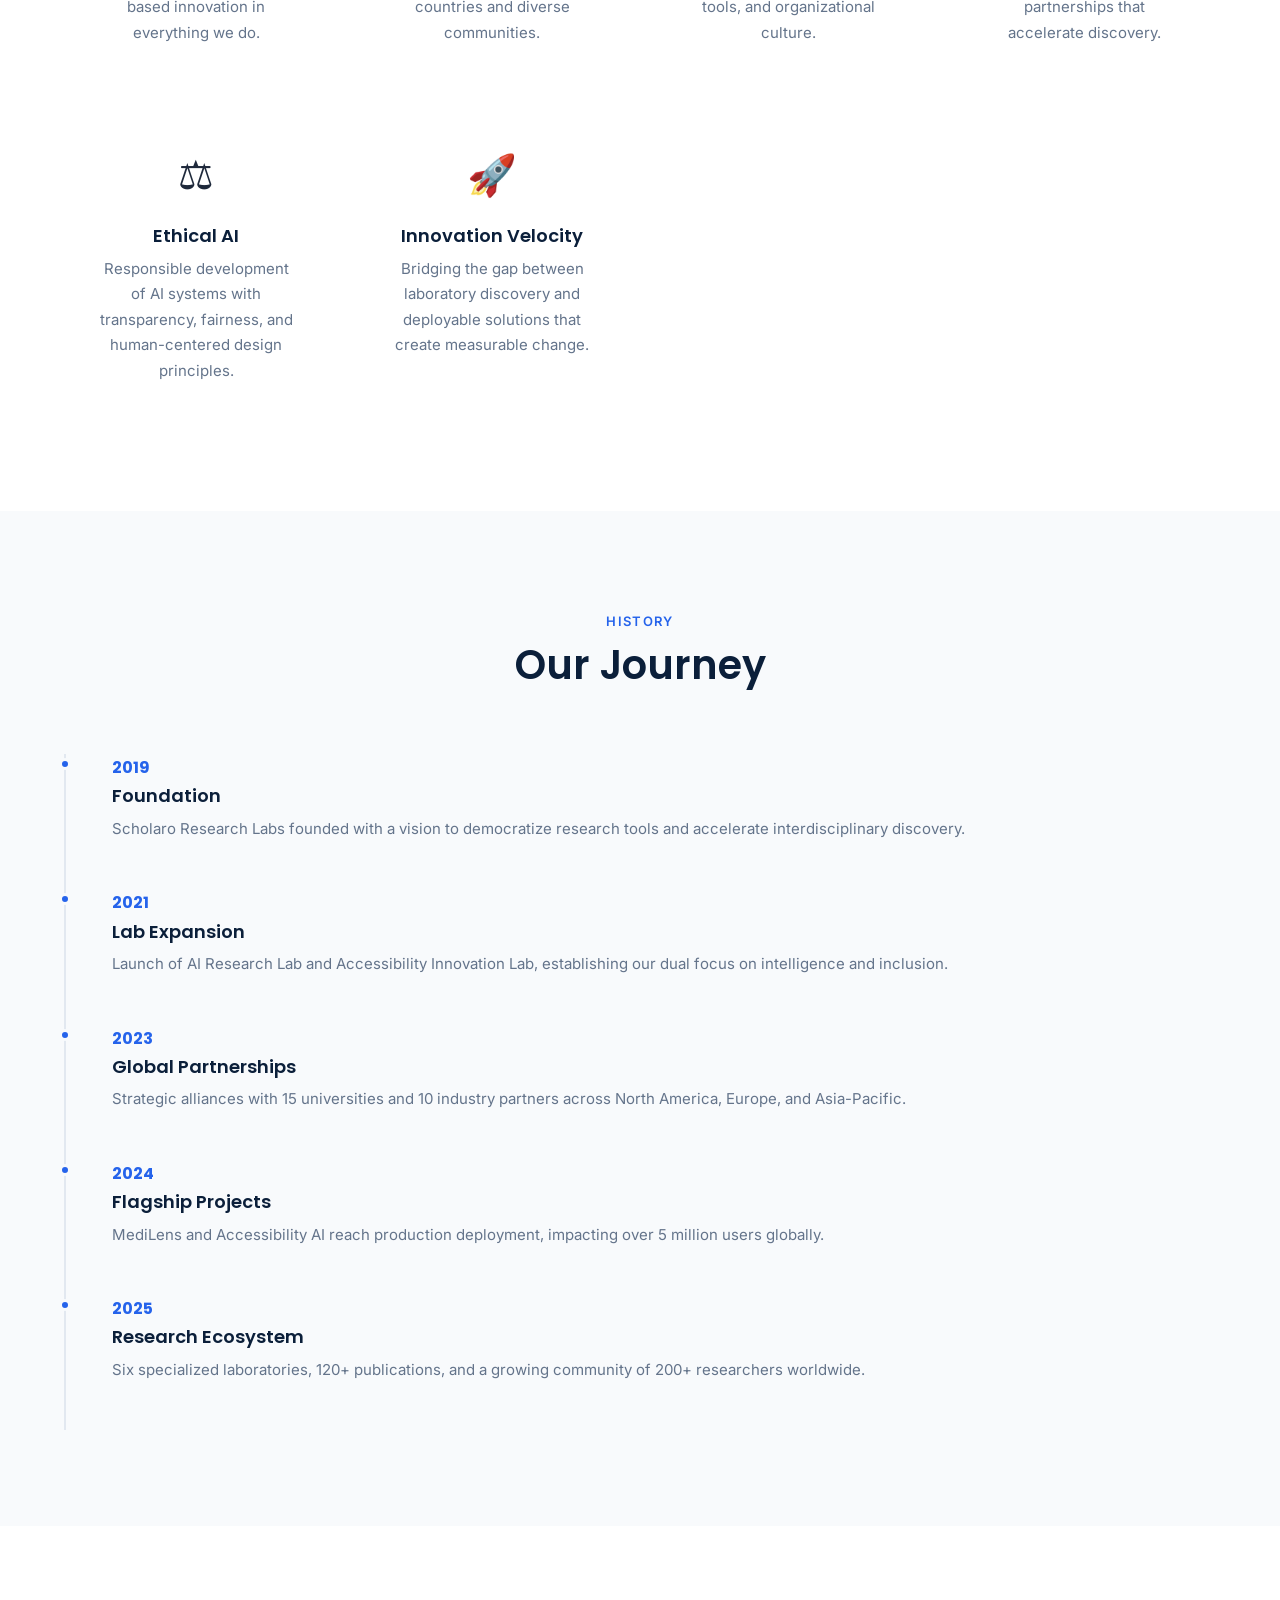
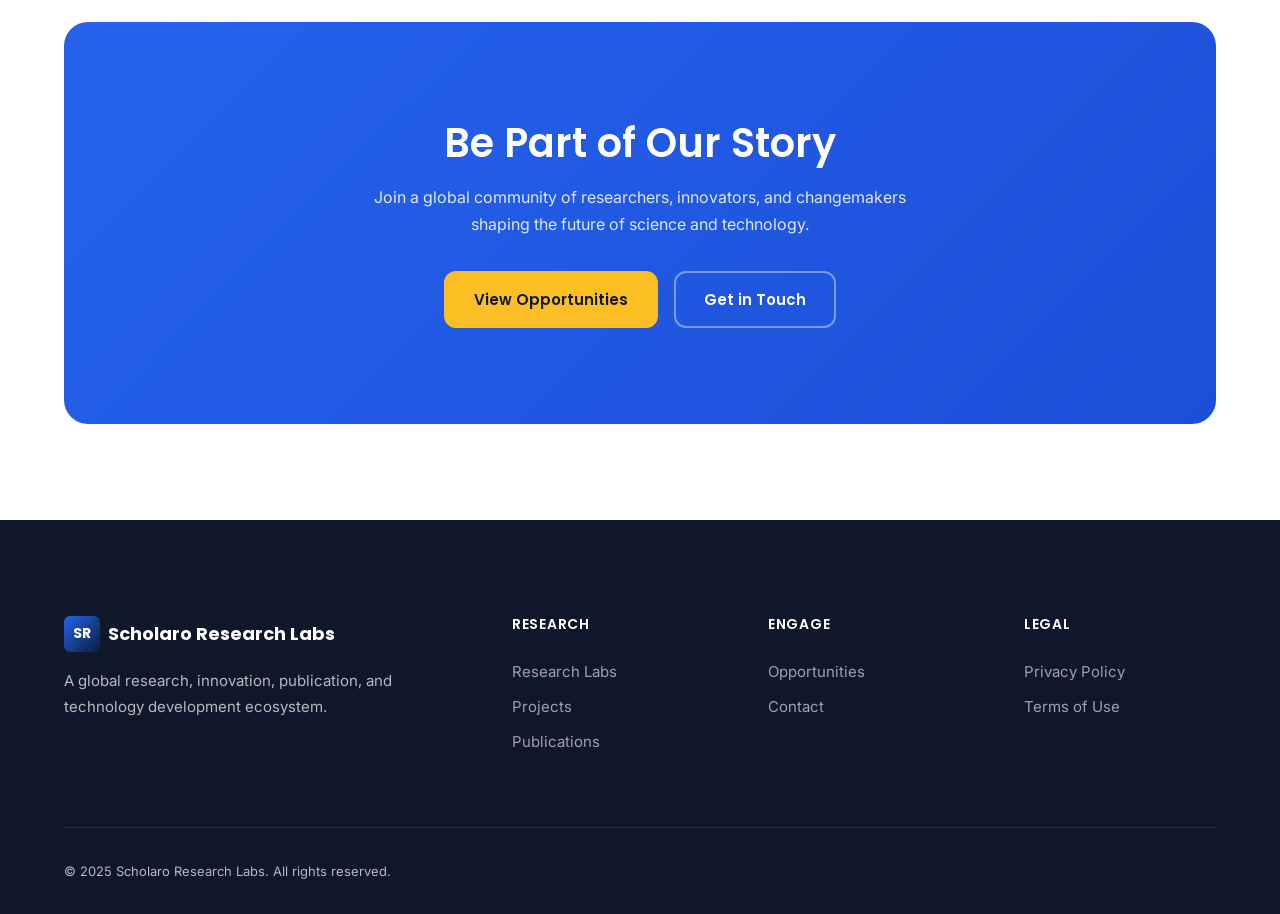
<file: about.html>
<!DOCTYPE html>
<html lang="en">
<head>
  <meta charset="UTF-8">
  <meta name="viewport" content="width=device-width, initial-scale=1.0">
  <meta name="description" content="Learn about Scholaro Research Labs — our mission, vision, values, and global research ecosystem advancing knowledge through interdisciplinary innovation.">
  <meta name="robots" content="index, follow">
  <link rel="canonical" href="https://scholaro.org/about.html">
  <meta property="og:title" content="About — Scholaro Research Labs">
  <meta property="og:description" content="Our mission to advance knowledge and create real-world impact through interdisciplinary research.">
  <meta property="og:type" content="website">
  <meta property="og:url" content="https://scholaro.org/about.html">
  <title>About — Scholaro Research Labs</title>
  <link rel="preconnect" href="https://fonts.googleapis.com">
  <link rel="preconnect" href="https://fonts.gstatic.com" crossorigin>
  <link href="https://fonts.googleapis.com/css2?family=Inter:wght@400;500;600&family=Poppins:wght@500;600;700&display=swap" rel="stylesheet">
  <link rel="stylesheet" href="assets/css/style.css">
</head>
<body>
  <a href="#main-content" class="skip-link">Skip to main content</a>

  <header class="header" role="banner">
    <div class="container header__inner">
      <a href="index.html" class="logo" aria-label="Scholaro Research Labs — Home">
        <span class="logo__icon" aria-hidden="true">SR</span>
        <span>Scholaro Research Labs<span class="logo__tagline">Research • Publish • Innovate</span></span>
      </a>
      <nav class="nav" role="navigation" aria-label="Main navigation">
        <ul class="nav__list">
          <li class="nav__item"><a href="index.html" class="nav__link">Home</a></li>
          <li class="nav__item"><a href="about.html" class="nav__link">About</a></li>
          <li class="nav__item">
            <a href="research-labs.html" class="nav__link" aria-haspopup="true">Research Labs</a>
            <ul class="nav__dropdown" role="menu">
              <li role="none"><a href="research-labs.html#ai-lab" class="nav__dropdown-link" role="menuitem">AI Research Lab</a></li>
              <li role="none"><a href="research-labs.html#accessibility-lab" class="nav__dropdown-link" role="menuitem">Accessibility Innovation Lab</a></li>
              <li role="none"><a href="research-labs.html#healthcare-lab" class="nav__dropdown-link" role="menuitem">Healthcare Intelligence Lab</a></li>
              <li role="none"><a href="research-labs.html#cybersecurity-lab" class="nav__dropdown-link" role="menuitem">Cybersecurity Research Lab</a></li>
              <li role="none"><a href="research-labs.html#data-science-lab" class="nav__dropdown-link" role="menuitem">Data Science Lab</a></li>
              <li role="none"><a href="research-labs.html#emerging-tech-lab" class="nav__dropdown-link" role="menuitem">Emerging Technologies Lab</a></li>
            </ul>
          </li>
          <li class="nav__item"><a href="projects.html" class="nav__link">Projects</a></li>
          <li class="nav__item"><a href="publications.html" class="nav__link">Publications</a></li>
          <li class="nav__item"><a href="resources.html" class="nav__link">Resources</a></li>
          <li class="nav__item"><a href="opportunities.html" class="nav__link">Opportunities</a></li>
          <li class="nav__item"><a href="blog.html" class="nav__link">Blog</a></li>
          <li class="nav__item"><a href="contact.html" class="nav__link">Contact</a></li>
        </ul>
      </nav>
      <div class="header__actions">
        <button class="theme-toggle" aria-label="Switch to dark mode">
          <svg class="theme-toggle__icon theme-toggle__icon--light" width="20" height="20" viewBox="0 0 24 24" fill="none" stroke="currentColor" stroke-width="2" aria-hidden="true"><circle cx="12" cy="12" r="5"/><path d="M12 1v2M12 21v2M4.22 4.22l1.42 1.42M18.36 18.36l1.42 1.42M1 12h2M21 12h2M4.22 19.78l1.42-1.42M18.36 5.64l1.42-1.42"/></svg>
          <svg class="theme-toggle__icon theme-toggle__icon--dark" width="20" height="20" viewBox="0 0 24 24" fill="none" stroke="currentColor" stroke-width="2" aria-hidden="true"><path d="M21 12.79A9 9 0 1 1 11.21 3 7 7 0 0 0 21 12.79z"/></svg>
        </button>
        <button class="menu-toggle" aria-label="Open menu" aria-expanded="false" aria-controls="mobile-nav">
          <span class="menu-toggle__bar"></span><span class="menu-toggle__bar"></span><span class="menu-toggle__bar"></span>
        </button>
      </div>
    </div>
  </header>

  <div class="mobile-nav" id="mobile-nav" aria-hidden="true" role="dialog" aria-label="Mobile navigation">
    <div class="mobile-nav__panel">
      <a href="index.html" class="mobile-nav__link">Home</a>
      <a href="about.html" class="mobile-nav__link">About</a>
      <a href="research-labs.html" class="mobile-nav__link">Research Labs</a>
      <a href="projects.html" class="mobile-nav__link">Projects</a>
      <a href="publications.html" class="mobile-nav__link">Publications</a>
      <a href="resources.html" class="mobile-nav__link">Resources</a>
      <a href="opportunities.html" class="mobile-nav__link">Opportunities</a>
      <a href="blog.html" class="mobile-nav__link">Blog</a>
      <a href="contact.html" class="mobile-nav__link">Contact</a>
    </div>
  </div>

  <main id="main-content">
    <section class="page-hero">
      <div class="container">
        <nav class="breadcrumb" aria-label="Breadcrumb">
          <a href="index.html">Home</a><span>/</span><span aria-current="page">About</span>
        </nav>
        <h1 class="page-hero__title">About Scholaro Research Labs</h1>
        <p class="page-hero__desc">A global research, innovation, publication, and technology development ecosystem dedicated to advancing knowledge and creating real-world impact.</p>
      </div>
    </section>

    <section class="section">
      <div class="container">
        <div class="split-section reveal">
          <div>
            <span class="section-label">Our Mission</span>
            <h2 class="section-title" style="text-align:left;">Advancing Knowledge Through Interdisciplinary Research</h2>
            <p>Scholaro Research Labs exists at the intersection of rigorous academic inquiry and practical innovation. We believe that the most transformative breakthroughs emerge when researchers from diverse disciplines collaborate with a shared commitment to impact.</p>
            <p>From artificial intelligence and accessibility to healthcare intelligence and cybersecurity, our six research laboratories pursue questions that matter — and deliver solutions that scale.</p>
            <div class="pillars">
              <span class="pillar-tag">Research</span>
              <span class="pillar-tag">Innovation</span>
              <span class="pillar-tag">Accessibility</span>
              <span class="pillar-tag">Education</span>
              <span class="pillar-tag">Technology</span>
              <span class="pillar-tag">Collaboration</span>
            </div>
          </div>
          <div class="split-section__visual" aria-hidden="true">
            <span class="split-section__visual-text">SR</span>
          </div>
        </div>
      </div>
    </section>

    <section class="section section--alt">
      <div class="container">
        <div class="section-header reveal">
          <span class="section-label">Values</span>
          <h2 class="section-title">What Drives Us</h2>
        </div>
        <div class="values-grid">
          <div class="value-item reveal">
            <div class="value-item__icon" aria-hidden="true">🔬</div>
            <h3 class="value-item__title">Scientific Rigor</h3>
            <p class="value-item__desc">Peer-reviewed methodology, reproducible research, and evidence-based innovation in everything we do.</p>
          </div>
          <div class="value-item reveal">
            <div class="value-item__icon" aria-hidden="true">🌍</div>
            <h3 class="value-item__title">Global Impact</h3>
            <p class="value-item__desc">Research designed for worldwide relevance, with partnerships spanning 25+ countries and diverse communities.</p>
          </div>
          <div class="value-item reveal">
            <div class="value-item__icon" aria-hidden="true">♿</div>
            <h3 class="value-item__title">Inclusive Access</h3>
            <p class="value-item__desc">Accessibility is not an afterthought — it is embedded in our research, tools, and organizational culture.</p>
          </div>
          <div class="value-item reveal">
            <div class="value-item__icon" aria-hidden="true">🤝</div>
            <h3 class="value-item__title">Open Collaboration</h3>
            <p class="value-item__desc">We champion open science, shared datasets, and cross-institutional partnerships that accelerate discovery.</p>
          </div>
          <div class="value-item reveal">
            <div class="value-item__icon" aria-hidden="true">⚖️</div>
            <h3 class="value-item__title">Ethical AI</h3>
            <p class="value-item__desc">Responsible development of AI systems with transparency, fairness, and human-centered design principles.</p>
          </div>
          <div class="value-item reveal">
            <div class="value-item__icon" aria-hidden="true">🚀</div>
            <h3 class="value-item__title">Innovation Velocity</h3>
            <p class="value-item__desc">Bridging the gap between laboratory discovery and deployable solutions that create measurable change.</p>
          </div>
        </div>
      </div>
    </section>

    <section class="section">
      <div class="container">
        <div class="section-header reveal">
          <span class="section-label">History</span>
          <h2 class="section-title">Our Journey</h2>
        </div>
        <div class="timeline reveal">
          <div class="timeline__item">
            <div class="timeline__year">2019</div>
            <h3 class="timeline__title">Foundation</h3>
            <p class="timeline__desc">Scholaro Research Labs founded with a vision to democratize research tools and accelerate interdisciplinary discovery.</p>
          </div>
          <div class="timeline__item">
            <div class="timeline__year">2021</div>
            <h3 class="timeline__title">Lab Expansion</h3>
            <p class="timeline__desc">Launch of AI Research Lab and Accessibility Innovation Lab, establishing our dual focus on intelligence and inclusion.</p>
          </div>
          <div class="timeline__item">
            <div class="timeline__year">2023</div>
            <h3 class="timeline__title">Global Partnerships</h3>
            <p class="timeline__desc">Strategic alliances with 15 universities and 10 industry partners across North America, Europe, and Asia-Pacific.</p>
          </div>
          <div class="timeline__item">
            <div class="timeline__year">2024</div>
            <h3 class="timeline__title">Flagship Projects</h3>
            <p class="timeline__desc">MediLens and Accessibility AI reach production deployment, impacting over 5 million users globally.</p>
          </div>
          <div class="timeline__item">
            <div class="timeline__year">2025</div>
            <h3 class="timeline__title">Research Ecosystem</h3>
            <p class="timeline__desc">Six specialized laboratories, 120+ publications, and a growing community of 200+ researchers worldwide.</p>
          </div>
        </div>
      </div>
    </section>

    <section class="section section--alt">
      <div class="container">
        <div class="cta-section reveal">
          <h2 class="cta-section__title">Be Part of Our Story</h2>
          <p class="cta-section__desc">Join a global community of researchers, innovators, and changemakers shaping the future of science and technology.</p>
          <div class="cta-section__actions">
            <a href="opportunities.html" class="btn btn--accent">View Opportunities</a>
            <a href="contact.html" class="btn btn--secondary">Get in Touch</a>
          </div>
        </div>
      </div>
    </section>
  </main>

  <footer class="footer" role="contentinfo">
    <div class="container">
      <div class="footer__grid">
        <div class="footer__brand">
          <a href="index.html" class="logo" style="color:#fff;"><span class="logo__icon" aria-hidden="true">SR</span><span>Scholaro Research Labs</span></a>
          <p>A global research, innovation, publication, and technology development ecosystem.</p>
        </div>
        <div><h3 class="footer__title">Research</h3><ul class="footer__links"><li><a href="research-labs.html">Research Labs</a></li><li><a href="projects.html">Projects</a></li><li><a href="publications.html">Publications</a></li></ul></div>
        <div><h3 class="footer__title">Engage</h3><ul class="footer__links"><li><a href="opportunities.html">Opportunities</a></li><li><a href="contact.html">Contact</a></li></ul></div>
        <div><h3 class="footer__title">Legal</h3><ul class="footer__links"><li><a href="#">Privacy Policy</a></li><li><a href="#">Terms of Use</a></li></ul></div>
      </div>
      <div class="footer__bottom"><p>&copy; 2025 Scholaro Research Labs. All rights reserved.</p></div>
    </div>
  </footer>

  <button class="back-to-top" aria-label="Back to top"><svg width="20" height="20" viewBox="0 0 24 24" fill="none" stroke="currentColor" stroke-width="2" aria-hidden="true"><path d="M18 15l-6-6-6 6"/></svg></button>
  <script src="assets/js/script.js" defer></script>
</body>
</html>
</file>
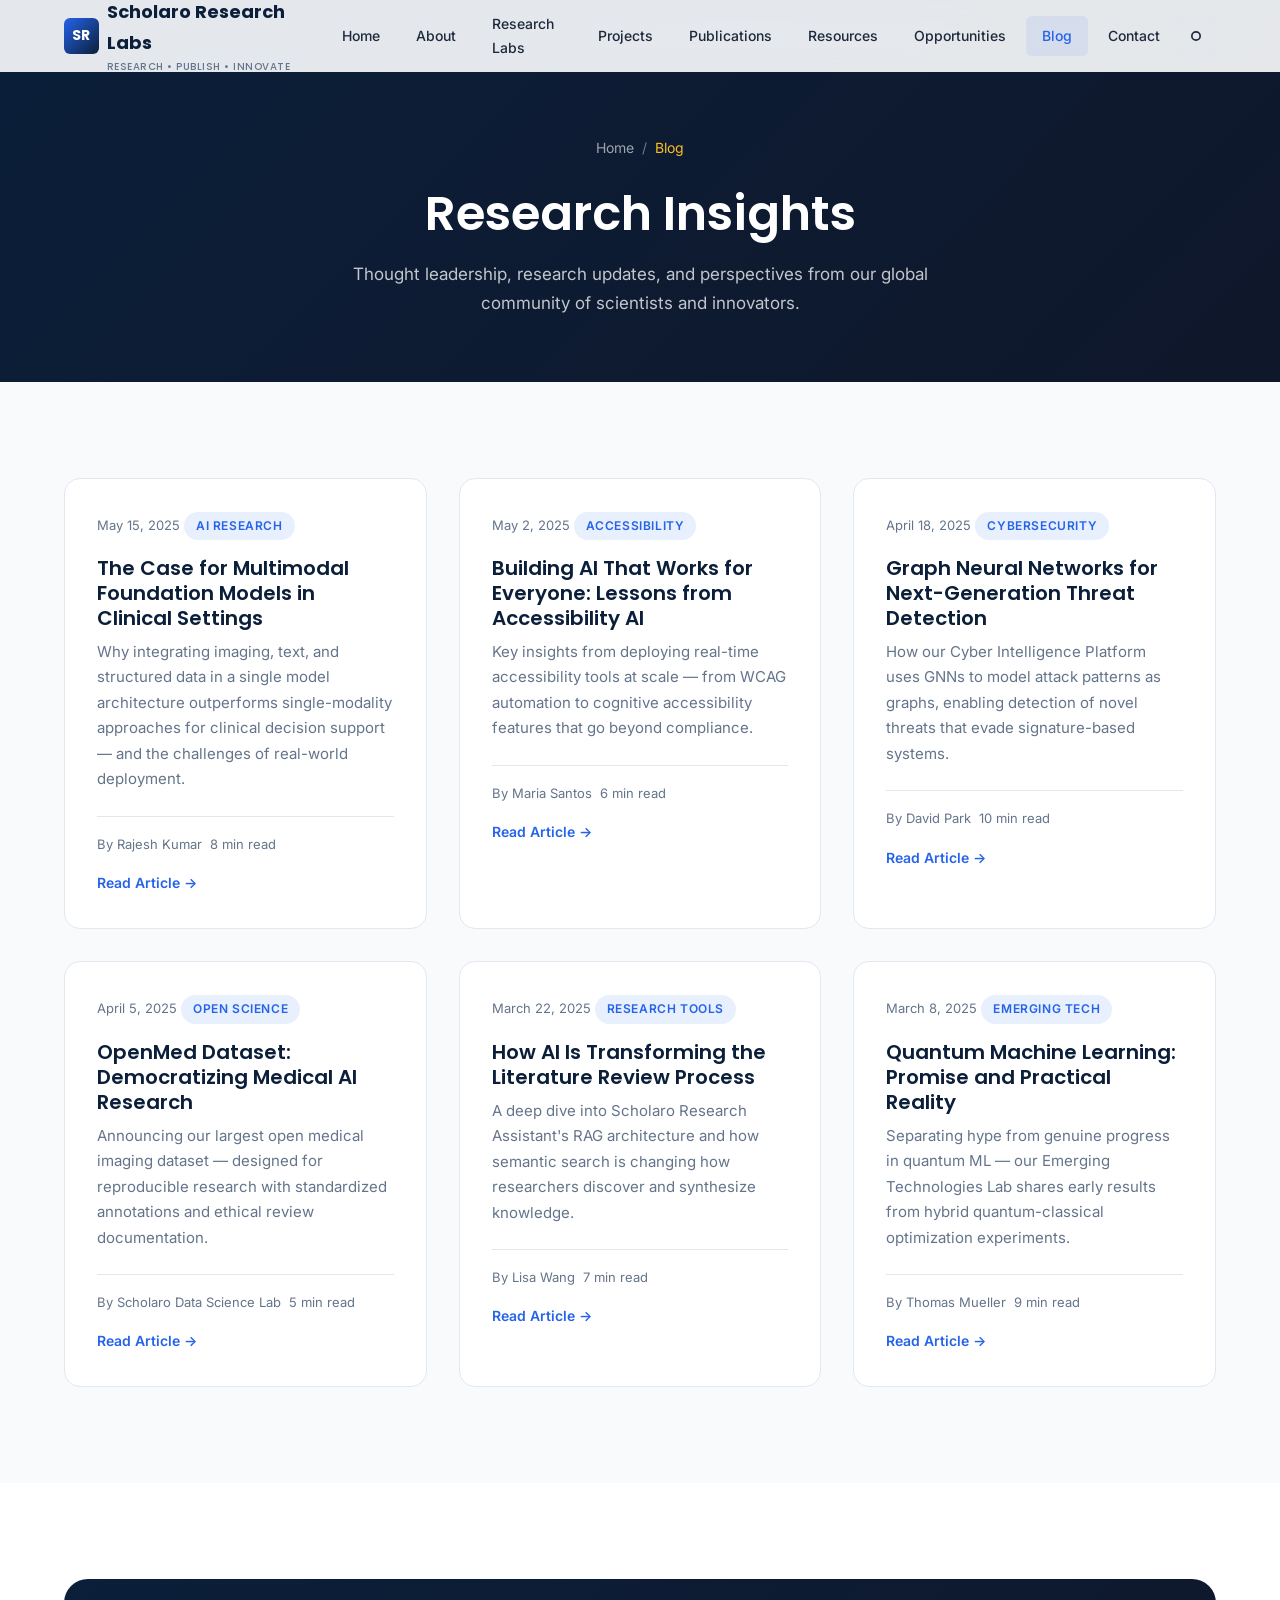
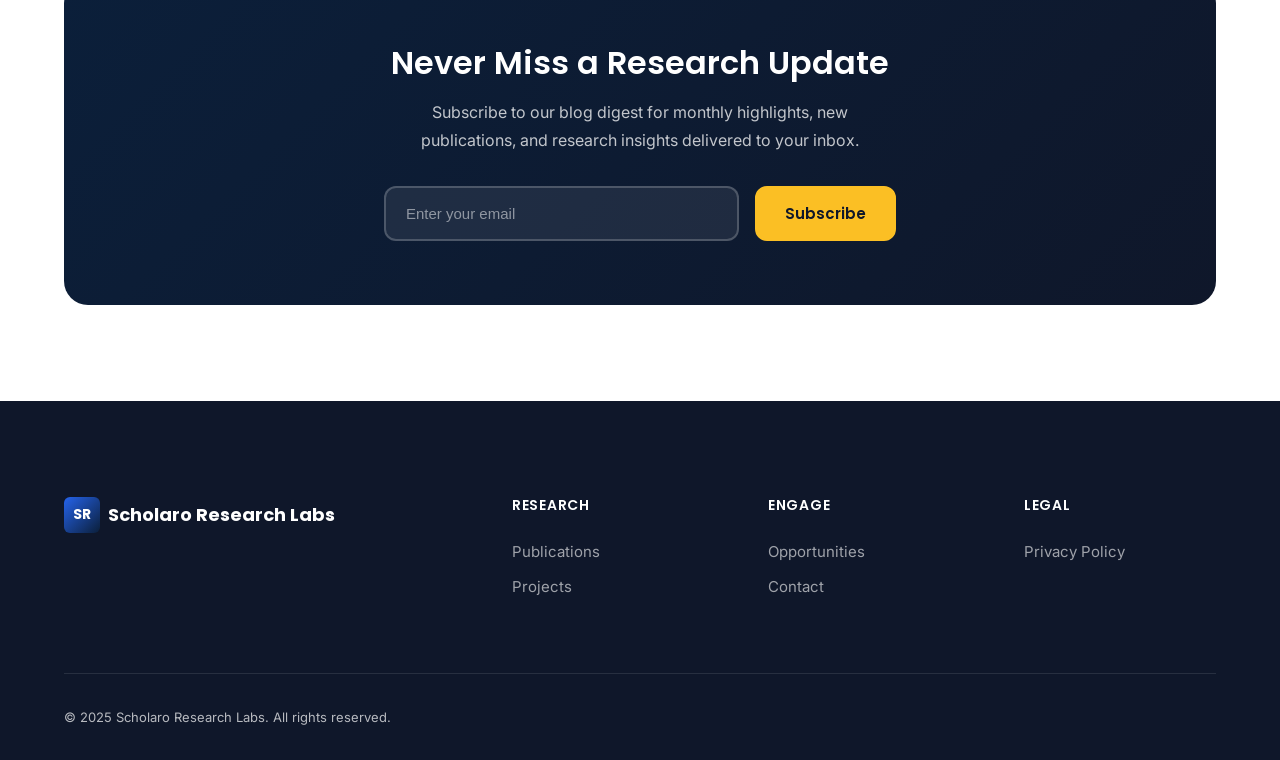
<file: blog.html>
<!DOCTYPE html>
<html lang="en">
<head>
  <meta charset="UTF-8">
  <meta name="viewport" content="width=device-width, initial-scale=1.0">
  <meta name="description" content="Scholaro Research Labs blog — insights on AI research, accessibility innovation, healthcare technology, and the future of interdisciplinary science.">
  <link rel="canonical" href="https://scholaro.org/blog.html">
  <meta property="og:title" content="Blog — Scholaro Research Labs">
  <title>Blog — Scholaro Research Labs</title>
  <link rel="preconnect" href="https://fonts.googleapis.com">
  <link rel="preconnect" href="https://fonts.gstatic.com" crossorigin>
  <link href="https://fonts.googleapis.com/css2?family=Inter:wght@400;500;600&family=Poppins:wght@500;600;700&display=swap" rel="stylesheet">
  <link rel="stylesheet" href="assets/css/style.css">
</head>
<body>
  <a href="#main-content" class="skip-link">Skip to main content</a>

  <header class="header" role="banner">
    <div class="container header__inner">
      <a href="index.html" class="logo" aria-label="Scholaro Research Labs — Home">
        <span class="logo__icon" aria-hidden="true">SR</span>
        <span>Scholaro Research Labs<span class="logo__tagline">Research • Publish • Innovate</span></span>
      </a>
      <nav class="nav" role="navigation" aria-label="Main navigation">
        <ul class="nav__list">
          <li class="nav__item"><a href="index.html" class="nav__link">Home</a></li>
          <li class="nav__item"><a href="about.html" class="nav__link">About</a></li>
          <li class="nav__item"><a href="research-labs.html" class="nav__link">Research Labs</a></li>
          <li class="nav__item"><a href="projects.html" class="nav__link">Projects</a></li>
          <li class="nav__item"><a href="publications.html" class="nav__link">Publications</a></li>
          <li class="nav__item"><a href="resources.html" class="nav__link">Resources</a></li>
          <li class="nav__item"><a href="opportunities.html" class="nav__link">Opportunities</a></li>
          <li class="nav__item"><a href="blog.html" class="nav__link">Blog</a></li>
          <li class="nav__item"><a href="contact.html" class="nav__link">Contact</a></li>
        </ul>
      </nav>
      <div class="header__actions">
        <button class="theme-toggle" aria-label="Switch to dark mode">
          <svg class="theme-toggle__icon theme-toggle__icon--light" width="20" height="20" viewBox="0 0 24 24" fill="none" stroke="currentColor" stroke-width="2" aria-hidden="true"><circle cx="12" cy="12" r="5"/></svg>
          <svg class="theme-toggle__icon theme-toggle__icon--dark" width="20" height="20" viewBox="0 0 24 24" fill="none" stroke="currentColor" stroke-width="2" aria-hidden="true"><path d="M21 12.79A9 9 0 1 1 11.21 3 7 7 0 0 0 21 12.79z"/></svg>
        </button>
        <button class="menu-toggle" aria-label="Open menu" aria-expanded="false" aria-controls="mobile-nav">
          <span class="menu-toggle__bar"></span><span class="menu-toggle__bar"></span><span class="menu-toggle__bar"></span>
        </button>
      </div>
    </div>
  </header>

  <div class="mobile-nav" id="mobile-nav" aria-hidden="true" role="dialog" aria-label="Mobile navigation">
    <div class="mobile-nav__panel">
      <a href="index.html" class="mobile-nav__link">Home</a>
      <a href="about.html" class="mobile-nav__link">About</a>
      <a href="research-labs.html" class="mobile-nav__link">Research Labs</a>
      <a href="projects.html" class="mobile-nav__link">Projects</a>
      <a href="publications.html" class="mobile-nav__link">Publications</a>
      <a href="resources.html" class="mobile-nav__link">Resources</a>
      <a href="opportunities.html" class="mobile-nav__link">Opportunities</a>
      <a href="blog.html" class="mobile-nav__link">Blog</a>
      <a href="contact.html" class="mobile-nav__link">Contact</a>
    </div>
  </div>

  <main id="main-content">
    <section class="page-hero">
      <div class="container">
        <nav class="breadcrumb" aria-label="Breadcrumb">
          <a href="index.html">Home</a><span>/</span><span aria-current="page">Blog</span>
        </nav>
        <h1 class="page-hero__title">Research Insights</h1>
        <p class="page-hero__desc">Thought leadership, research updates, and perspectives from our global community of scientists and innovators.</p>
      </div>
    </section>

    <section class="section">
      <div class="container">
        <div class="card-grid card-grid--2">
          <article class="card blog-card reveal">
            <time class="blog-card__date" datetime="2025-05-15">May 15, 2025</time>
            <span class="card__tag">AI Research</span>
            <h2 class="card__title">The Case for Multimodal Foundation Models in Clinical Settings</h2>
            <p class="card__desc">Why integrating imaging, text, and structured data in a single model architecture outperforms single-modality approaches for clinical decision support — and the challenges of real-world deployment.</p>
            <div class="card__meta">
              <span>By Rajesh Kumar</span>
              <span class="blog-card__read-time">8 min read</span>
            </div>
            <a href="#" class="card__link">Read Article →</a>
          </article>

          <article class="card blog-card reveal">
            <time class="blog-card__date" datetime="2025-05-02">May 2, 2025</time>
            <span class="card__tag">Accessibility</span>
            <h2 class="card__title">Building AI That Works for Everyone: Lessons from Accessibility AI</h2>
            <p class="card__desc">Key insights from deploying real-time accessibility tools at scale — from WCAG automation to cognitive accessibility features that go beyond compliance.</p>
            <div class="card__meta">
              <span>By Maria Santos</span>
              <span class="blog-card__read-time">6 min read</span>
            </div>
            <a href="#" class="card__link">Read Article →</a>
          </article>

          <article class="card blog-card reveal">
            <time class="blog-card__date" datetime="2025-04-18">April 18, 2025</time>
            <span class="card__tag">Cybersecurity</span>
            <h2 class="card__title">Graph Neural Networks for Next-Generation Threat Detection</h2>
            <p class="card__desc">How our Cyber Intelligence Platform uses GNNs to model attack patterns as graphs, enabling detection of novel threats that evade signature-based systems.</p>
            <div class="card__meta">
              <span>By David Park</span>
              <span class="blog-card__read-time">10 min read</span>
            </div>
            <a href="#" class="card__link">Read Article →</a>
          </article>

          <article class="card blog-card reveal">
            <time class="blog-card__date" datetime="2025-04-05">April 5, 2025</time>
            <span class="card__tag">Open Science</span>
            <h2 class="card__title">OpenMed Dataset: Democratizing Medical AI Research</h2>
            <p class="card__desc">Announcing our largest open medical imaging dataset — designed for reproducible research with standardized annotations and ethical review documentation.</p>
            <div class="card__meta">
              <span>By Scholaro Data Science Lab</span>
              <span class="blog-card__read-time">5 min read</span>
            </div>
            <a href="#" class="card__link">Read Article →</a>
          </article>

          <article class="card blog-card reveal">
            <time class="blog-card__date" datetime="2025-03-22">March 22, 2025</time>
            <span class="card__tag">Research Tools</span>
            <h2 class="card__title">How AI Is Transforming the Literature Review Process</h2>
            <p class="card__desc">A deep dive into Scholaro Research Assistant's RAG architecture and how semantic search is changing how researchers discover and synthesize knowledge.</p>
            <div class="card__meta">
              <span>By Lisa Wang</span>
              <span class="blog-card__read-time">7 min read</span>
            </div>
            <a href="#" class="card__link">Read Article →</a>
          </article>

          <article class="card blog-card reveal">
            <time class="blog-card__date" datetime="2025-03-08">March 8, 2025</time>
            <span class="card__tag">Emerging Tech</span>
            <h2 class="card__title">Quantum Machine Learning: Promise and Practical Reality</h2>
            <p class="card__desc">Separating hype from genuine progress in quantum ML — our Emerging Technologies Lab shares early results from hybrid quantum-classical optimization experiments.</p>
            <div class="card__meta">
              <span>By Thomas Mueller</span>
              <span class="blog-card__read-time">9 min read</span>
            </div>
            <a href="#" class="card__link">Read Article →</a>
          </article>
        </div>
      </div>
    </section>

    <section class="section section--alt">
      <div class="container">
        <div class="newsletter reveal">
          <h2 class="newsletter__title">Never Miss a Research Update</h2>
          <p class="newsletter__desc">Subscribe to our blog digest for monthly highlights, new publications, and research insights delivered to your inbox.</p>
          <form class="newsletter__form" data-form aria-label="Blog subscription">
            <label for="blog-email" class="sr-only">Email address</label>
            <input type="email" id="blog-email" class="newsletter__input" placeholder="Enter your email" required>
            <button type="submit" class="btn btn--accent">Subscribe</button>
          </form>
        </div>
      </div>
    </section>
  </main>

  <footer class="footer" role="contentinfo">
    <div class="container">
      <div class="footer__grid">
        <div class="footer__brand"><a href="index.html" class="logo" style="color:#fff;"><span class="logo__icon" aria-hidden="true">SR</span><span>Scholaro Research Labs</span></a></div>
        <div><h3 class="footer__title">Research</h3><ul class="footer__links"><li><a href="publications.html">Publications</a></li><li><a href="projects.html">Projects</a></li></ul></div>
        <div><h3 class="footer__title">Engage</h3><ul class="footer__links"><li><a href="opportunities.html">Opportunities</a></li><li><a href="contact.html">Contact</a></li></ul></div>
        <div><h3 class="footer__title">Legal</h3><ul class="footer__links"><li><a href="#">Privacy Policy</a></li></ul></div>
      </div>
      <div class="footer__bottom"><p>&copy; 2025 Scholaro Research Labs. All rights reserved.</p></div>
    </div>
  </footer>

  <button class="back-to-top" aria-label="Back to top"><svg width="20" height="20" viewBox="0 0 24 24" fill="none" stroke="currentColor" stroke-width="2" aria-hidden="true"><path d="M18 15l-6-6-6 6"/></svg></button>
  <script src="assets/js/script.js" defer></script>
</body>
</html>
</file>
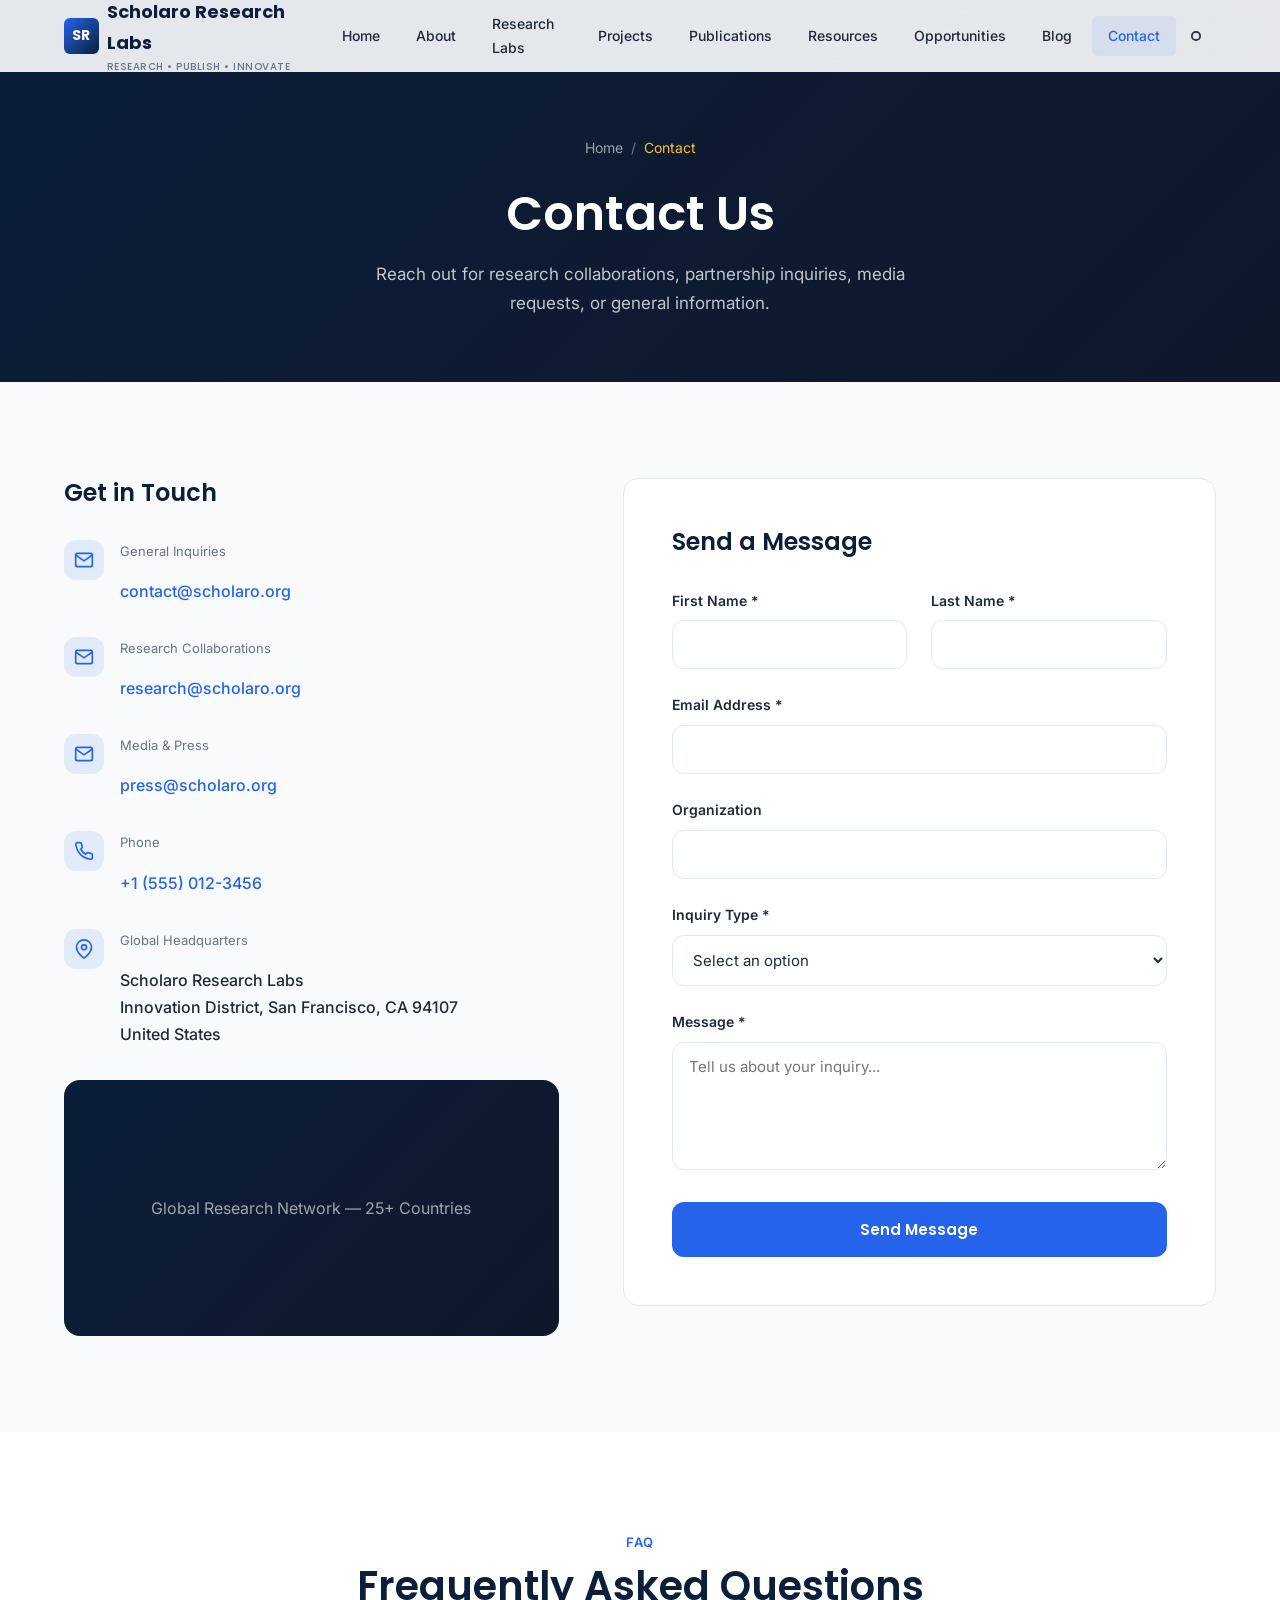
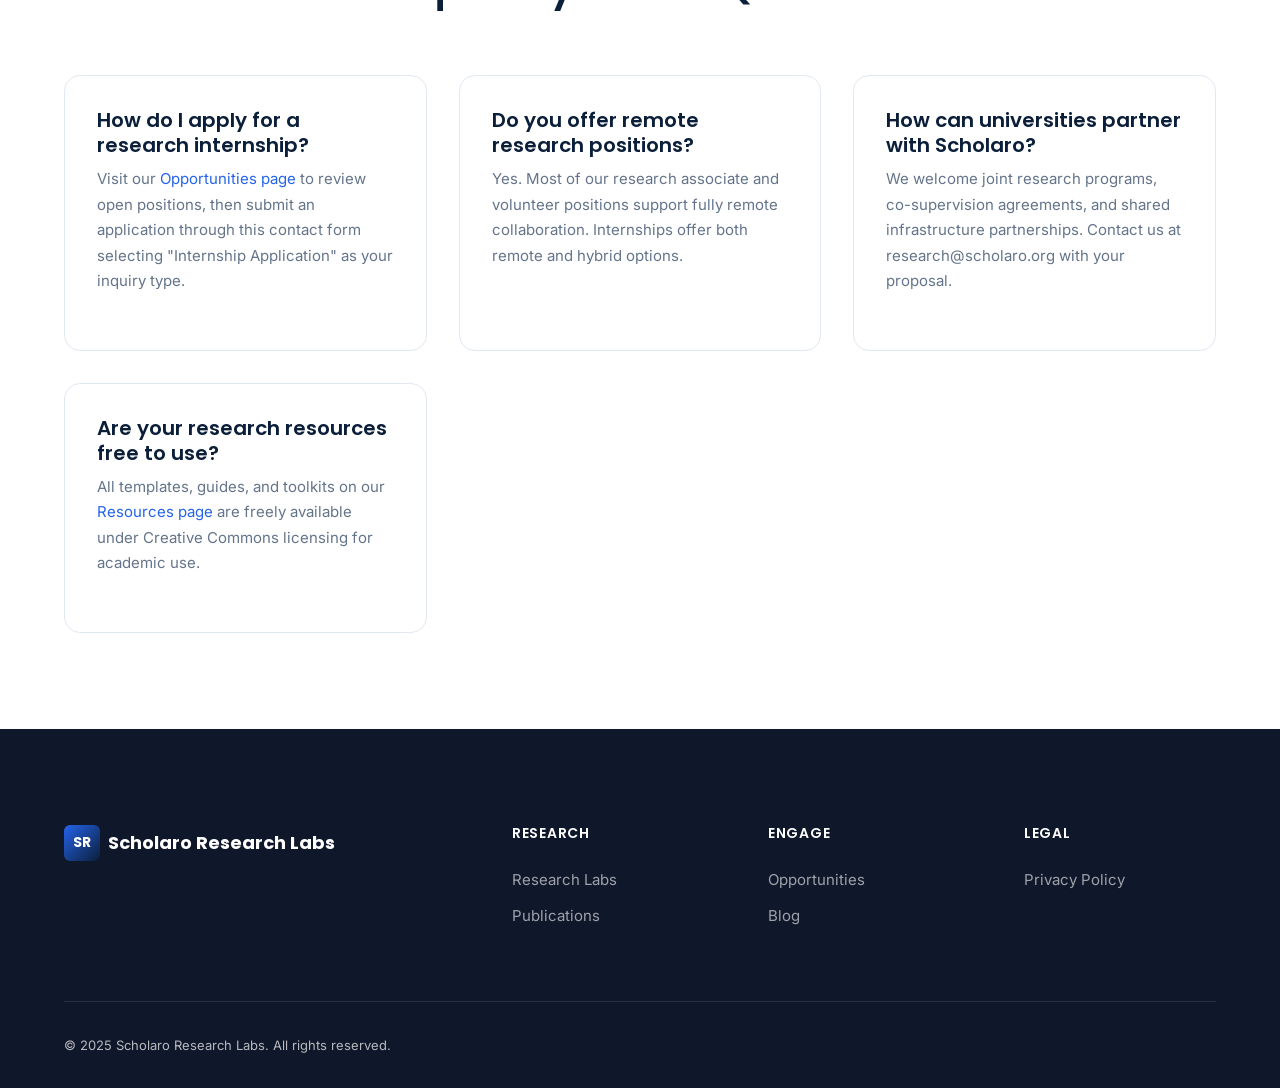
<file: contact.html>
<!DOCTYPE html>
<html lang="en">
<head>
  <meta charset="UTF-8">
  <meta name="viewport" content="width=device-width, initial-scale=1.0">
  <meta name="description" content="Contact Scholaro Research Labs for research collaborations, partnership inquiries, media requests, and general information.">
  <link rel="canonical" href="https://scholaro.org/contact.html">
  <meta property="og:title" content="Contact — Scholaro Research Labs">
  <title>Contact — Scholaro Research Labs</title>
  <link rel="preconnect" href="https://fonts.googleapis.com">
  <link rel="preconnect" href="https://fonts.gstatic.com" crossorigin>
  <link href="https://fonts.googleapis.com/css2?family=Inter:wght@400;500;600&family=Poppins:wght@500;600;700&display=swap" rel="stylesheet">
  <link rel="stylesheet" href="assets/css/style.css">
  <script type="application/ld+json">
  {
    "@context": "https://schema.org",
    "@type": "ContactPage",
    "name": "Contact Scholaro Research Labs",
    "url": "https://scholaro.org/contact.html",
    "mainEntity": {
      "@type": "ResearchOrganization",
      "name": "Scholaro Research Labs",
      "email": "contact@scholaro.org",
      "telephone": "+1-555-0123-4567"
    }
  }
  </script>
</head>
<body>
  <a href="#main-content" class="skip-link">Skip to main content</a>

  <header class="header" role="banner">
    <div class="container header__inner">
      <a href="index.html" class="logo" aria-label="Scholaro Research Labs — Home">
        <span class="logo__icon" aria-hidden="true">SR</span>
        <span>Scholaro Research Labs<span class="logo__tagline">Research • Publish • Innovate</span></span>
      </a>
      <nav class="nav" role="navigation" aria-label="Main navigation">
        <ul class="nav__list">
          <li class="nav__item"><a href="index.html" class="nav__link">Home</a></li>
          <li class="nav__item"><a href="about.html" class="nav__link">About</a></li>
          <li class="nav__item"><a href="research-labs.html" class="nav__link">Research Labs</a></li>
          <li class="nav__item"><a href="projects.html" class="nav__link">Projects</a></li>
          <li class="nav__item"><a href="publications.html" class="nav__link">Publications</a></li>
          <li class="nav__item"><a href="resources.html" class="nav__link">Resources</a></li>
          <li class="nav__item"><a href="opportunities.html" class="nav__link">Opportunities</a></li>
          <li class="nav__item"><a href="blog.html" class="nav__link">Blog</a></li>
          <li class="nav__item"><a href="contact.html" class="nav__link">Contact</a></li>
        </ul>
      </nav>
      <div class="header__actions">
        <button class="theme-toggle" aria-label="Switch to dark mode">
          <svg class="theme-toggle__icon theme-toggle__icon--light" width="20" height="20" viewBox="0 0 24 24" fill="none" stroke="currentColor" stroke-width="2" aria-hidden="true"><circle cx="12" cy="12" r="5"/></svg>
          <svg class="theme-toggle__icon theme-toggle__icon--dark" width="20" height="20" viewBox="0 0 24 24" fill="none" stroke="currentColor" stroke-width="2" aria-hidden="true"><path d="M21 12.79A9 9 0 1 1 11.21 3 7 7 0 0 0 21 12.79z"/></svg>
        </button>
        <button class="menu-toggle" aria-label="Open menu" aria-expanded="false" aria-controls="mobile-nav">
          <span class="menu-toggle__bar"></span><span class="menu-toggle__bar"></span><span class="menu-toggle__bar"></span>
        </button>
      </div>
    </div>
  </header>

  <div class="mobile-nav" id="mobile-nav" aria-hidden="true" role="dialog" aria-label="Mobile navigation">
    <div class="mobile-nav__panel">
      <a href="index.html" class="mobile-nav__link">Home</a>
      <a href="about.html" class="mobile-nav__link">About</a>
      <a href="research-labs.html" class="mobile-nav__link">Research Labs</a>
      <a href="projects.html" class="mobile-nav__link">Projects</a>
      <a href="publications.html" class="mobile-nav__link">Publications</a>
      <a href="resources.html" class="mobile-nav__link">Resources</a>
      <a href="opportunities.html" class="mobile-nav__link">Opportunities</a>
      <a href="blog.html" class="mobile-nav__link">Blog</a>
      <a href="contact.html" class="mobile-nav__link">Contact</a>
    </div>
  </div>

  <main id="main-content">
    <section class="page-hero">
      <div class="container">
        <nav class="breadcrumb" aria-label="Breadcrumb">
          <a href="index.html">Home</a><span>/</span><span aria-current="page">Contact</span>
        </nav>
        <h1 class="page-hero__title">Contact Us</h1>
        <p class="page-hero__desc">Reach out for research collaborations, partnership inquiries, media requests, or general information.</p>
      </div>
    </section>

    <section class="section">
      <div class="container">
        <div class="contact-grid">
          <div class="contact-info reveal">
            <h2 class="section-title" style="text-align:left;font-size:1.5rem;margin-bottom:var(--space-xl);">Get in Touch</h2>

            <div class="contact-info__item">
              <div class="contact-info__icon" aria-hidden="true">
                <svg width="20" height="20" viewBox="0 0 24 24" fill="none" stroke="currentColor" stroke-width="2"><path d="M4 4h16c1.1 0 2 .9 2 2v12c0 1.1-.9 2-2 2H4c-1.1 0-2-.9-2-2V6c0-1.1.9-2 2-2z"/><polyline points="22,6 12,13 2,6"/></svg>
              </div>
              <div>
                <p class="contact-info__label">General Inquiries</p>
                <p class="contact-info__value"><a href="mailto:contact@scholaro.org">contact@scholaro.org</a></p>
              </div>
            </div>

            <div class="contact-info__item">
              <div class="contact-info__icon" aria-hidden="true">
                <svg width="20" height="20" viewBox="0 0 24 24" fill="none" stroke="currentColor" stroke-width="2"><path d="M4 4h16c1.1 0 2 .9 2 2v12c0 1.1-.9 2-2 2H4c-1.1 0-2-.9-2-2V6c0-1.1.9-2 2-2z"/><polyline points="22,6 12,13 2,6"/></svg>
              </div>
              <div>
                <p class="contact-info__label">Research Collaborations</p>
                <p class="contact-info__value"><a href="mailto:research@scholaro.org">research@scholaro.org</a></p>
              </div>
            </div>

            <div class="contact-info__item">
              <div class="contact-info__icon" aria-hidden="true">
                <svg width="20" height="20" viewBox="0 0 24 24" fill="none" stroke="currentColor" stroke-width="2"><path d="M4 4h16c1.1 0 2 .9 2 2v12c0 1.1-.9 2-2 2H4c-1.1 0-2-.9-2-2V6c0-1.1.9-2 2-2z"/><polyline points="22,6 12,13 2,6"/></svg>
              </div>
              <div>
                <p class="contact-info__label">Media &amp; Press</p>
                <p class="contact-info__value"><a href="mailto:press@scholaro.org">press@scholaro.org</a></p>
              </div>
            </div>

            <div class="contact-info__item">
              <div class="contact-info__icon" aria-hidden="true">
                <svg width="20" height="20" viewBox="0 0 24 24" fill="none" stroke="currentColor" stroke-width="2"><path d="M22 16.92v3a2 2 0 0 1-2.18 2 19.79 19.79 0 0 1-8.63-3.07 19.5 19.5 0 0 1-6-6 19.79 19.79 0 0 1-3.07-8.67A2 2 0 0 1 4.11 2h3a2 2 0 0 1 2 1.72c.127.96.361 1.903.7 2.81a2 2 0 0 1-.45 2.11L8.09 9.91a16 16 0 0 0 6 6l1.27-1.27a2 2 0 0 1 2.11-.45c.907.339 1.85.573 2.81.7A2 2 0 0 1 22 16.92z"/></svg>
              </div>
              <div>
                <p class="contact-info__label">Phone</p>
                <p class="contact-info__value"><a href="tel:+15550123456">+1 (555) 012-3456</a></p>
              </div>
            </div>

            <div class="contact-info__item">
              <div class="contact-info__icon" aria-hidden="true">
                <svg width="20" height="20" viewBox="0 0 24 24" fill="none" stroke="currentColor" stroke-width="2"><path d="M21 10c0 7-9 13-9 13s-9-6-9-13a9 9 0 0 1 18 0z"/><circle cx="12" cy="10" r="3"/></svg>
              </div>
              <div>
                <p class="contact-info__label">Global Headquarters</p>
                <p class="contact-info__value">Scholaro Research Labs<br>Innovation District, San Francisco, CA 94107<br>United States</p>
              </div>
            </div>

            <div class="map-placeholder" role="img" aria-label="Map showing Scholaro Research Labs location in San Francisco Innovation District">
              Global Research Network — 25+ Countries
            </div>
          </div>

          <div class="reveal">
            <div class="card" style="padding:var(--space-2xl);">
              <h2 class="section-title" style="text-align:left;font-size:1.5rem;margin-bottom:var(--space-xl);">Send a Message</h2>
              <form data-form aria-label="Contact form">
                <div class="form-row">
                  <div class="form-group">
                    <label for="first-name" class="form-label">First Name <span aria-hidden="true">*</span></label>
                    <input type="text" id="first-name" name="first-name" class="form-input" required autocomplete="given-name">
                  </div>
                  <div class="form-group">
                    <label for="last-name" class="form-label">Last Name <span aria-hidden="true">*</span></label>
                    <input type="text" id="last-name" name="last-name" class="form-input" required autocomplete="family-name">
                  </div>
                </div>

                <div class="form-group">
                  <label for="email" class="form-label">Email Address <span aria-hidden="true">*</span></label>
                  <input type="email" id="email" name="email" class="form-input" required autocomplete="email">
                </div>

                <div class="form-group">
                  <label for="organization" class="form-label">Organization</label>
                  <input type="text" id="organization" name="organization" class="form-input" autocomplete="organization">
                </div>

                <div class="form-group">
                  <label for="inquiry-type" class="form-label">Inquiry Type <span aria-hidden="true">*</span></label>
                  <select id="inquiry-type" name="inquiry-type" class="form-select" required>
                    <option value="">Select an option</option>
                    <option value="collaboration">Research Collaboration</option>
                    <option value="internship">Internship Application</option>
                    <option value="partnership">Industry Partnership</option>
                    <option value="academic">Academic Partnership</option>
                    <option value="media">Media Inquiry</option>
                    <option value="general">General Question</option>
                  </select>
                </div>

                <div class="form-group">
                  <label for="message" class="form-label">Message <span aria-hidden="true">*</span></label>
                  <textarea id="message" name="message" class="form-textarea" required placeholder="Tell us about your inquiry..."></textarea>
                </div>

                <button type="submit" class="btn btn--primary" style="width:100%;">Send Message</button>
              </form>
            </div>
          </div>
        </div>
      </div>
    </section>

    <section class="section section--alt">
      <div class="container">
        <div class="section-header reveal">
          <span class="section-label">FAQ</span>
          <h2 class="section-title">Frequently Asked Questions</h2>
        </div>
        <div class="card-grid card-grid--2">
          <article class="card reveal">
            <h3 class="card__title">How do I apply for a research internship?</h3>
            <p class="card__desc">Visit our <a href="opportunities.html">Opportunities page</a> to review open positions, then submit an application through this contact form selecting "Internship Application" as your inquiry type.</p>
          </article>
          <article class="card reveal">
            <h3 class="card__title">Do you offer remote research positions?</h3>
            <p class="card__desc">Yes. Most of our research associate and volunteer positions support fully remote collaboration. Internships offer both remote and hybrid options.</p>
          </article>
          <article class="card reveal">
            <h3 class="card__title">How can universities partner with Scholaro?</h3>
            <p class="card__desc">We welcome joint research programs, co-supervision agreements, and shared infrastructure partnerships. Contact us at research@scholaro.org with your proposal.</p>
          </article>
          <article class="card reveal">
            <h3 class="card__title">Are your research resources free to use?</h3>
            <p class="card__desc">All templates, guides, and toolkits on our <a href="resources.html">Resources page</a> are freely available under Creative Commons licensing for academic use.</p>
          </article>
        </div>
      </div>
    </section>
  </main>

  <footer class="footer" role="contentinfo">
    <div class="container">
      <div class="footer__grid">
        <div class="footer__brand"><a href="index.html" class="logo" style="color:#fff;"><span class="logo__icon" aria-hidden="true">SR</span><span>Scholaro Research Labs</span></a></div>
        <div><h3 class="footer__title">Research</h3><ul class="footer__links"><li><a href="research-labs.html">Research Labs</a></li><li><a href="publications.html">Publications</a></li></ul></div>
        <div><h3 class="footer__title">Engage</h3><ul class="footer__links"><li><a href="opportunities.html">Opportunities</a></li><li><a href="blog.html">Blog</a></li></ul></div>
        <div><h3 class="footer__title">Legal</h3><ul class="footer__links"><li><a href="#">Privacy Policy</a></li></ul></div>
      </div>
      <div class="footer__bottom"><p>&copy; 2025 Scholaro Research Labs. All rights reserved.</p></div>
    </div>
  </footer>

  <button class="back-to-top" aria-label="Back to top"><svg width="20" height="20" viewBox="0 0 24 24" fill="none" stroke="currentColor" stroke-width="2" aria-hidden="true"><path d="M18 15l-6-6-6 6"/></svg></button>
  <script src="assets/js/script.js" defer></script>
</body>
</html>
</file>
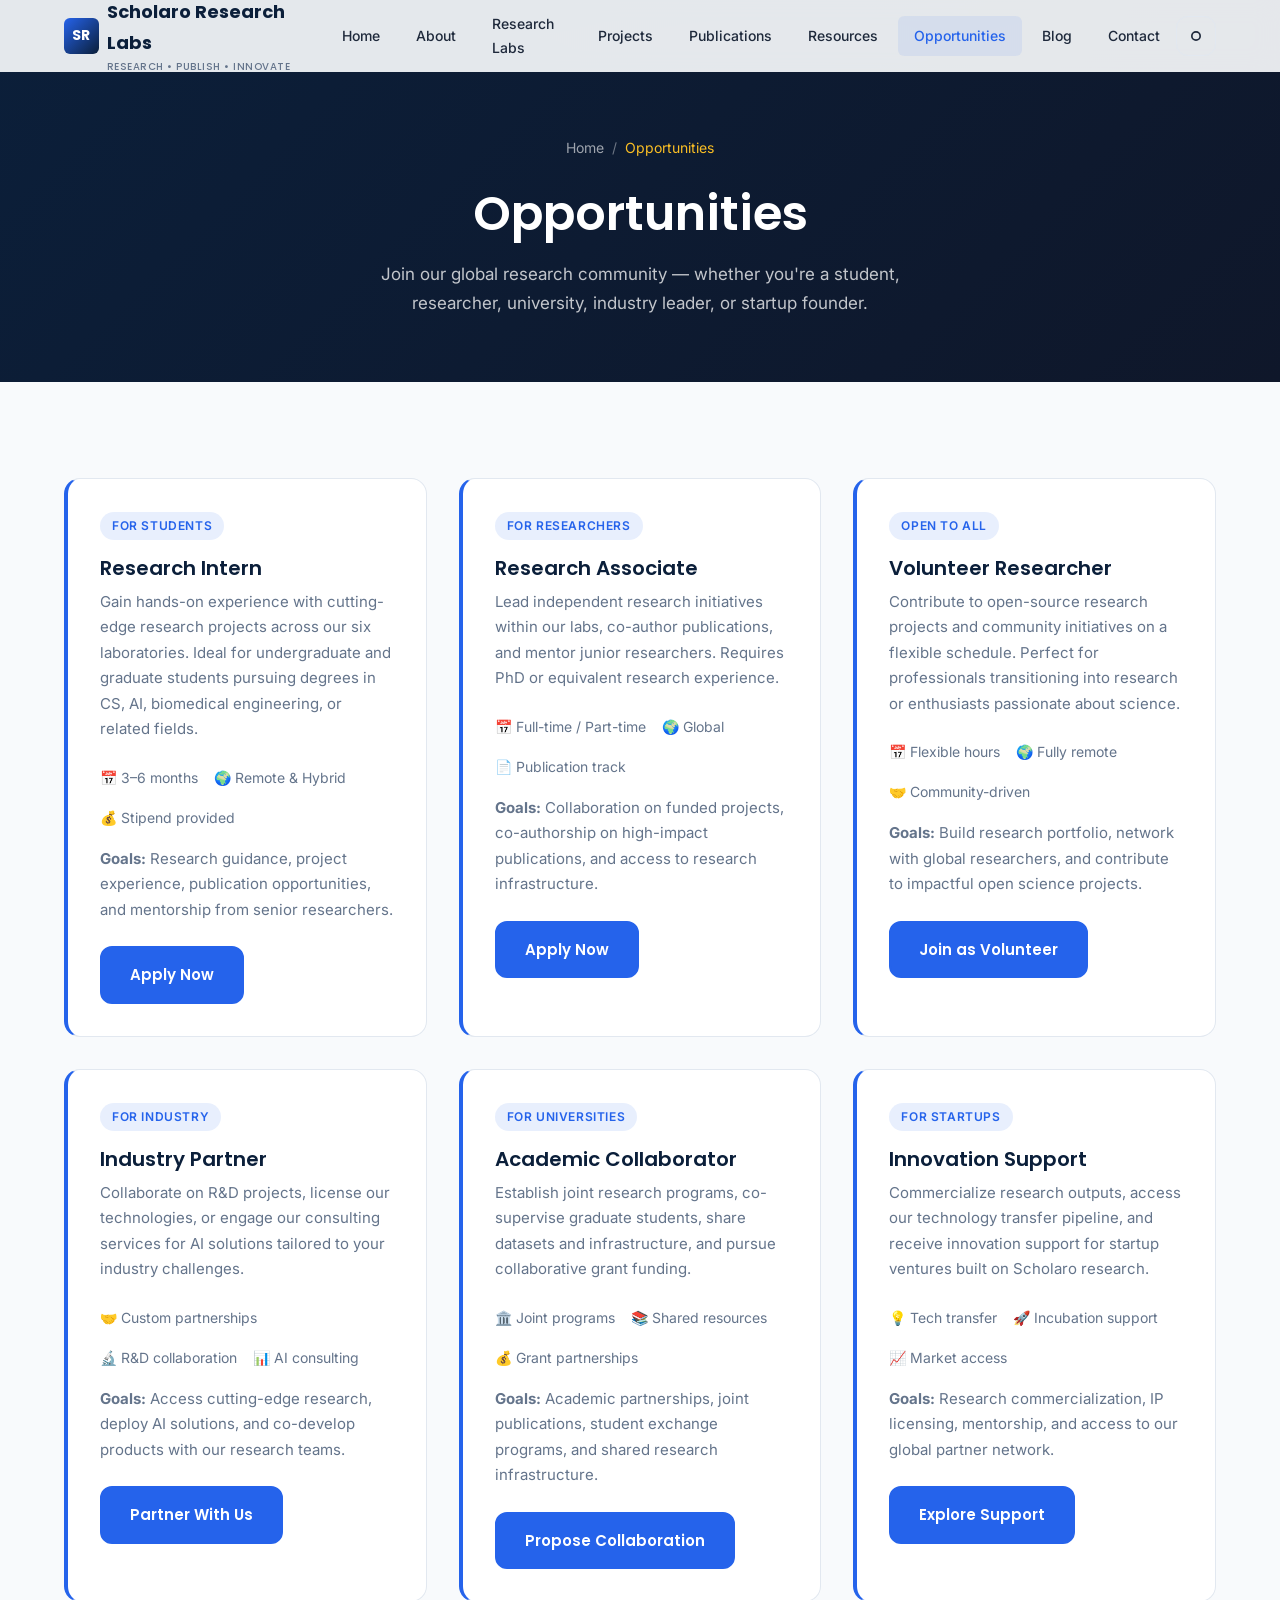
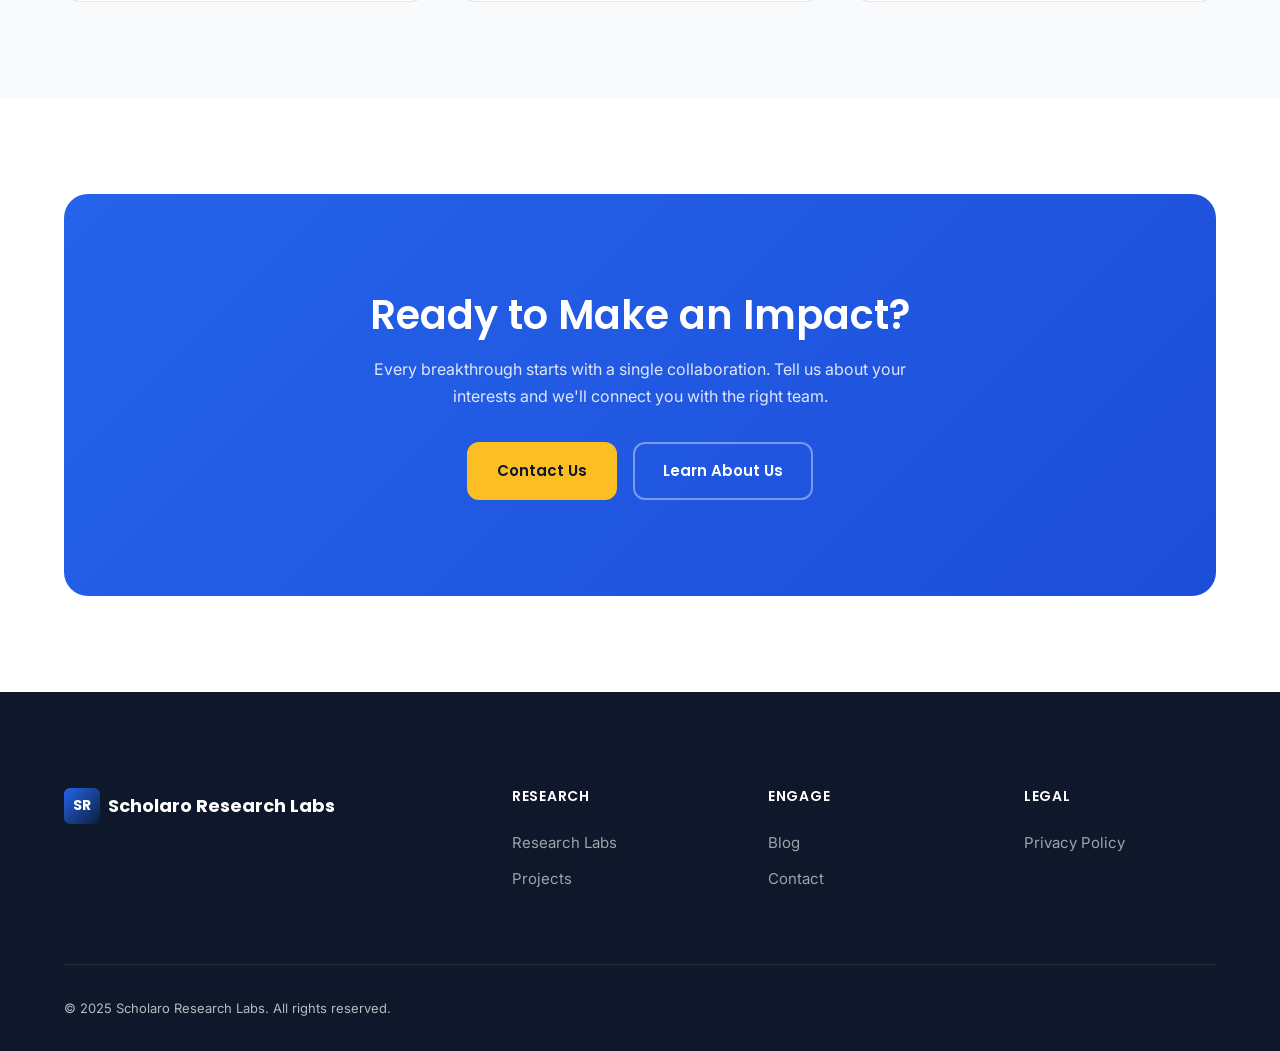
<file: opportunities.html>
<!DOCTYPE html>
<html lang="en">
<head>
  <meta charset="UTF-8">
  <meta name="viewport" content="width=device-width, initial-scale=1.0">
  <meta name="description" content="Join Scholaro Research Labs — research internships, associate positions, volunteer opportunities, and industry and academic collaboration roles.">
  <link rel="canonical" href="https://scholaro.org/opportunities.html">
  <meta property="og:title" content="Opportunities — Scholaro Research Labs">
  <title>Opportunities — Scholaro Research Labs</title>
  <link rel="preconnect" href="https://fonts.googleapis.com">
  <link rel="preconnect" href="https://fonts.gstatic.com" crossorigin>
  <link href="https://fonts.googleapis.com/css2?family=Inter:wght@400;500;600&family=Poppins:wght@500;600;700&display=swap" rel="stylesheet">
  <link rel="stylesheet" href="assets/css/style.css">
</head>
<body>
  <a href="#main-content" class="skip-link">Skip to main content</a>

  <header class="header" role="banner">
    <div class="container header__inner">
      <a href="index.html" class="logo" aria-label="Scholaro Research Labs — Home">
        <span class="logo__icon" aria-hidden="true">SR</span>
        <span>Scholaro Research Labs<span class="logo__tagline">Research • Publish • Innovate</span></span>
      </a>
      <nav class="nav" role="navigation" aria-label="Main navigation">
        <ul class="nav__list">
          <li class="nav__item"><a href="index.html" class="nav__link">Home</a></li>
          <li class="nav__item"><a href="about.html" class="nav__link">About</a></li>
          <li class="nav__item"><a href="research-labs.html" class="nav__link">Research Labs</a></li>
          <li class="nav__item"><a href="projects.html" class="nav__link">Projects</a></li>
          <li class="nav__item"><a href="publications.html" class="nav__link">Publications</a></li>
          <li class="nav__item"><a href="resources.html" class="nav__link">Resources</a></li>
          <li class="nav__item"><a href="opportunities.html" class="nav__link">Opportunities</a></li>
          <li class="nav__item"><a href="blog.html" class="nav__link">Blog</a></li>
          <li class="nav__item"><a href="contact.html" class="nav__link">Contact</a></li>
        </ul>
      </nav>
      <div class="header__actions">
        <button class="theme-toggle" aria-label="Switch to dark mode">
          <svg class="theme-toggle__icon theme-toggle__icon--light" width="20" height="20" viewBox="0 0 24 24" fill="none" stroke="currentColor" stroke-width="2" aria-hidden="true"><circle cx="12" cy="12" r="5"/></svg>
          <svg class="theme-toggle__icon theme-toggle__icon--dark" width="20" height="20" viewBox="0 0 24 24" fill="none" stroke="currentColor" stroke-width="2" aria-hidden="true"><path d="M21 12.79A9 9 0 1 1 11.21 3 7 7 0 0 0 21 12.79z"/></svg>
        </button>
        <button class="menu-toggle" aria-label="Open menu" aria-expanded="false" aria-controls="mobile-nav">
          <span class="menu-toggle__bar"></span><span class="menu-toggle__bar"></span><span class="menu-toggle__bar"></span>
        </button>
      </div>
    </div>
  </header>

  <div class="mobile-nav" id="mobile-nav" aria-hidden="true" role="dialog" aria-label="Mobile navigation">
    <div class="mobile-nav__panel">
      <a href="index.html" class="mobile-nav__link">Home</a>
      <a href="about.html" class="mobile-nav__link">About</a>
      <a href="research-labs.html" class="mobile-nav__link">Research Labs</a>
      <a href="projects.html" class="mobile-nav__link">Projects</a>
      <a href="publications.html" class="mobile-nav__link">Publications</a>
      <a href="resources.html" class="mobile-nav__link">Resources</a>
      <a href="opportunities.html" class="mobile-nav__link">Opportunities</a>
      <a href="blog.html" class="mobile-nav__link">Blog</a>
      <a href="contact.html" class="mobile-nav__link">Contact</a>
    </div>
  </div>

  <main id="main-content">
    <section class="page-hero">
      <div class="container">
        <nav class="breadcrumb" aria-label="Breadcrumb">
          <a href="index.html">Home</a><span>/</span><span aria-current="page">Opportunities</span>
        </nav>
        <h1 class="page-hero__title">Opportunities</h1>
        <p class="page-hero__desc">Join our global research community — whether you're a student, researcher, university, industry leader, or startup founder.</p>
      </div>
    </section>

    <section class="section">
      <div class="container">
        <div class="card-grid card-grid--2">
          <article id="students" class="card opp-card reveal">
            <span class="card__tag">For Students</span>
            <h2 class="card__title">Research Intern</h2>
            <p class="card__desc">Gain hands-on experience with cutting-edge research projects across our six laboratories. Ideal for undergraduate and graduate students pursuing degrees in CS, AI, biomedical engineering, or related fields.</p>
            <div class="opp-card__details">
              <span class="opp-card__detail">📅 3–6 months</span>
              <span class="opp-card__detail">🌍 Remote &amp; Hybrid</span>
              <span class="opp-card__detail">💰 Stipend provided</span>
            </div>
            <p class="card__desc"><strong>Goals:</strong> Research guidance, project experience, publication opportunities, and mentorship from senior researchers.</p>
            <a href="contact.html" class="btn btn--primary">Apply Now</a>
          </article>

          <article id="researchers" class="card opp-card reveal">
            <span class="card__tag">For Researchers</span>
            <h2 class="card__title">Research Associate</h2>
            <p class="card__desc">Lead independent research initiatives within our labs, co-author publications, and mentor junior researchers. Requires PhD or equivalent research experience.</p>
            <div class="opp-card__details">
              <span class="opp-card__detail">📅 Full-time / Part-time</span>
              <span class="opp-card__detail">🌍 Global</span>
              <span class="opp-card__detail">📄 Publication track</span>
            </div>
            <p class="card__desc"><strong>Goals:</strong> Collaboration on funded projects, co-authorship on high-impact publications, and access to research infrastructure.</p>
            <a href="contact.html" class="btn btn--primary">Apply Now</a>
          </article>

          <article class="card opp-card reveal">
            <span class="card__tag">Open to All</span>
            <h2 class="card__title">Volunteer Researcher</h2>
            <p class="card__desc">Contribute to open-source research projects and community initiatives on a flexible schedule. Perfect for professionals transitioning into research or enthusiasts passionate about science.</p>
            <div class="opp-card__details">
              <span class="opp-card__detail">📅 Flexible hours</span>
              <span class="opp-card__detail">🌍 Fully remote</span>
              <span class="opp-card__detail">🤝 Community-driven</span>
            </div>
            <p class="card__desc"><strong>Goals:</strong> Build research portfolio, network with global researchers, and contribute to impactful open science projects.</p>
            <a href="contact.html" class="btn btn--primary">Join as Volunteer</a>
          </article>

          <article id="industry" class="card opp-card reveal">
            <span class="card__tag">For Industry</span>
            <h2 class="card__title">Industry Partner</h2>
            <p class="card__desc">Collaborate on R&amp;D projects, license our technologies, or engage our consulting services for AI solutions tailored to your industry challenges.</p>
            <div class="opp-card__details">
              <span class="opp-card__detail">🤝 Custom partnerships</span>
              <span class="opp-card__detail">🔬 R&amp;D collaboration</span>
              <span class="opp-card__detail">📊 AI consulting</span>
            </div>
            <p class="card__desc"><strong>Goals:</strong> Access cutting-edge research, deploy AI solutions, and co-develop products with our research teams.</p>
            <a href="contact.html" class="btn btn--primary">Partner With Us</a>
          </article>

          <article id="universities" class="card opp-card reveal">
            <span class="card__tag">For Universities</span>
            <h2 class="card__title">Academic Collaborator</h2>
            <p class="card__desc">Establish joint research programs, co-supervise graduate students, share datasets and infrastructure, and pursue collaborative grant funding.</p>
            <div class="opp-card__details">
              <span class="opp-card__detail">🏛️ Joint programs</span>
              <span class="opp-card__detail">📚 Shared resources</span>
              <span class="opp-card__detail">💰 Grant partnerships</span>
            </div>
            <p class="card__desc"><strong>Goals:</strong> Academic partnerships, joint publications, student exchange programs, and shared research infrastructure.</p>
            <a href="contact.html" class="btn btn--primary">Propose Collaboration</a>
          </article>

          <article id="startups" class="card opp-card reveal">
            <span class="card__tag">For Startups</span>
            <h2 class="card__title">Innovation Support</h2>
            <p class="card__desc">Commercialize research outputs, access our technology transfer pipeline, and receive innovation support for startup ventures built on Scholaro research.</p>
            <div class="opp-card__details">
              <span class="opp-card__detail">💡 Tech transfer</span>
              <span class="opp-card__detail">🚀 Incubation support</span>
              <span class="opp-card__detail">📈 Market access</span>
            </div>
            <p class="card__desc"><strong>Goals:</strong> Research commercialization, IP licensing, mentorship, and access to our global partner network.</p>
            <a href="contact.html" class="btn btn--primary">Explore Support</a>
          </article>
        </div>
      </div>
    </section>

    <section class="section section--alt">
      <div class="container">
        <div class="cta-section reveal">
          <h2 class="cta-section__title">Ready to Make an Impact?</h2>
          <p class="cta-section__desc">Every breakthrough starts with a single collaboration. Tell us about your interests and we'll connect you with the right team.</p>
          <div class="cta-section__actions">
            <a href="contact.html" class="btn btn--accent">Contact Us</a>
            <a href="about.html" class="btn btn--secondary">Learn About Us</a>
          </div>
        </div>
      </div>
    </section>
  </main>

  <footer class="footer" role="contentinfo">
    <div class="container">
      <div class="footer__grid">
        <div class="footer__brand"><a href="index.html" class="logo" style="color:#fff;"><span class="logo__icon" aria-hidden="true">SR</span><span>Scholaro Research Labs</span></a></div>
        <div><h3 class="footer__title">Research</h3><ul class="footer__links"><li><a href="research-labs.html">Research Labs</a></li><li><a href="projects.html">Projects</a></li></ul></div>
        <div><h3 class="footer__title">Engage</h3><ul class="footer__links"><li><a href="blog.html">Blog</a></li><li><a href="contact.html">Contact</a></li></ul></div>
        <div><h3 class="footer__title">Legal</h3><ul class="footer__links"><li><a href="#">Privacy Policy</a></li></ul></div>
      </div>
      <div class="footer__bottom"><p>&copy; 2025 Scholaro Research Labs. All rights reserved.</p></div>
    </div>
  </footer>

  <button class="back-to-top" aria-label="Back to top"><svg width="20" height="20" viewBox="0 0 24 24" fill="none" stroke="currentColor" stroke-width="2" aria-hidden="true"><path d="M18 15l-6-6-6 6"/></svg></button>
  <script src="assets/js/script.js" defer></script>
</body>
</html>
</file>
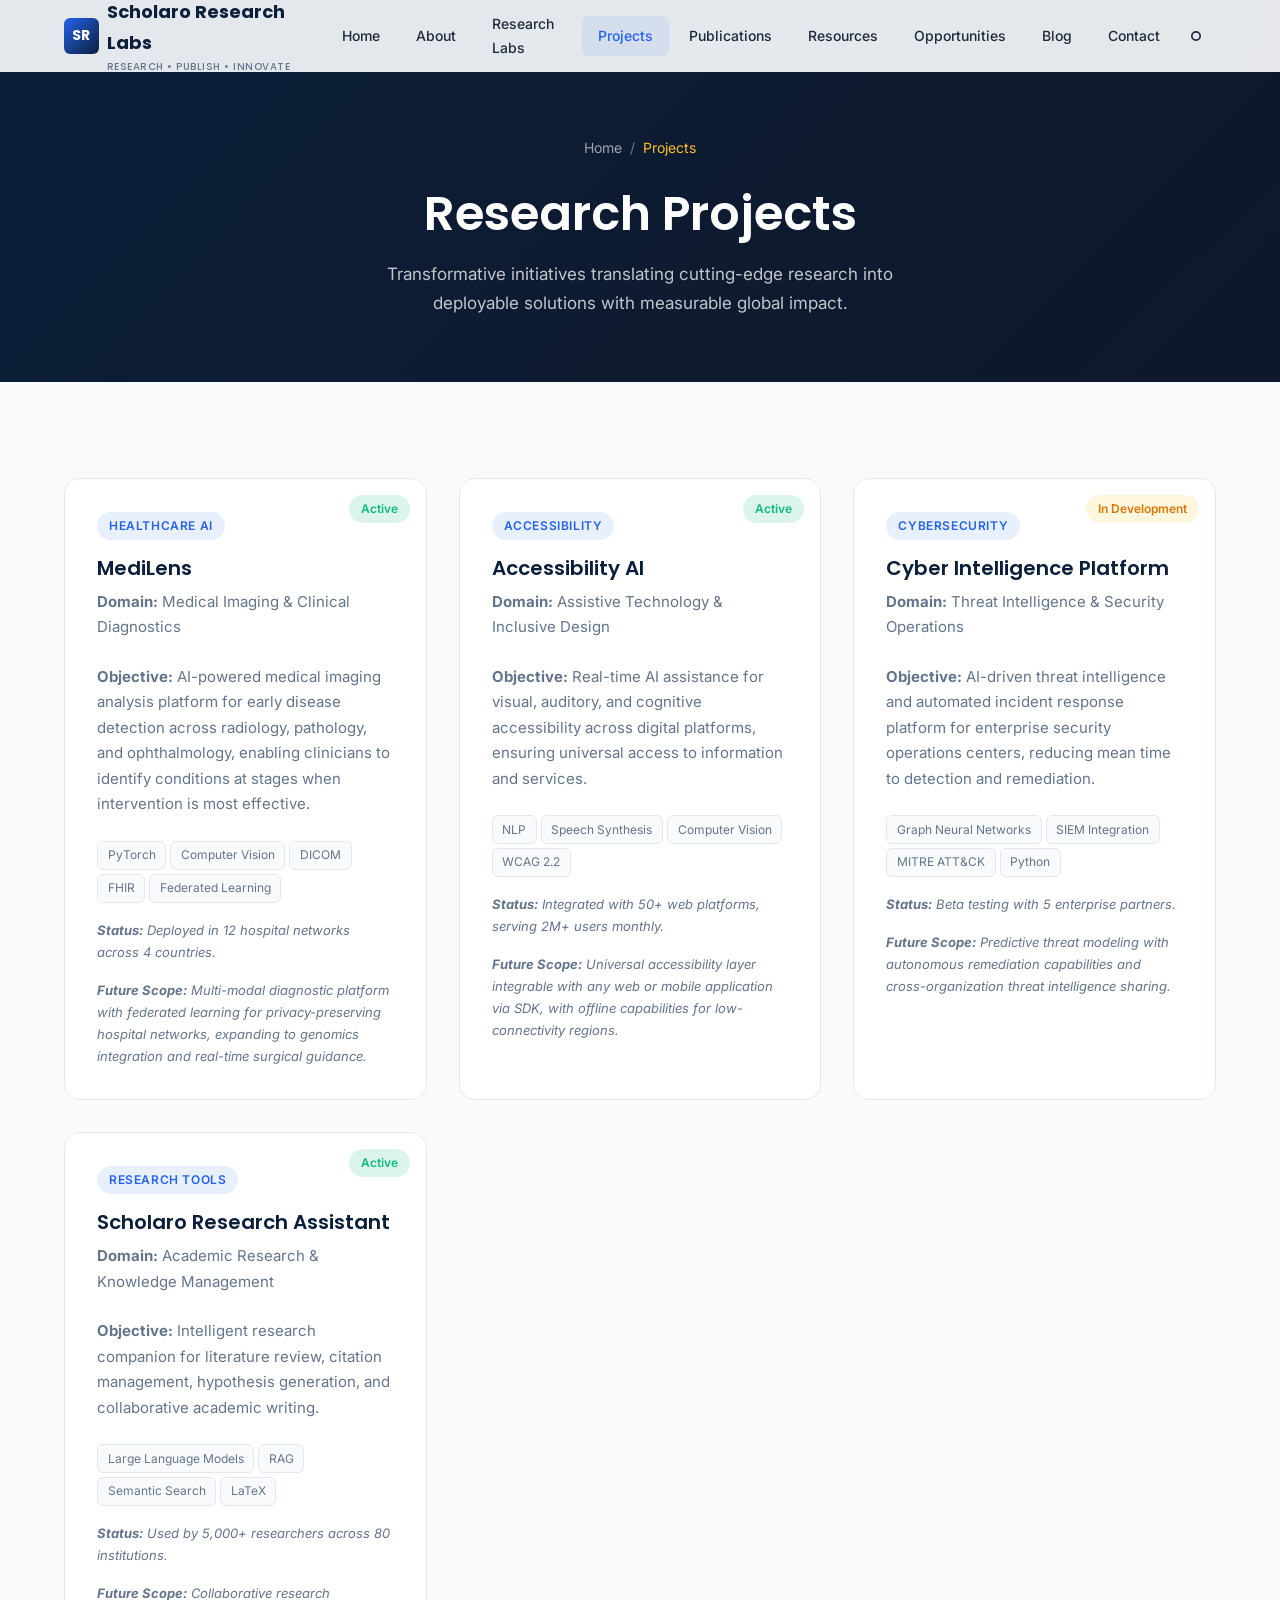
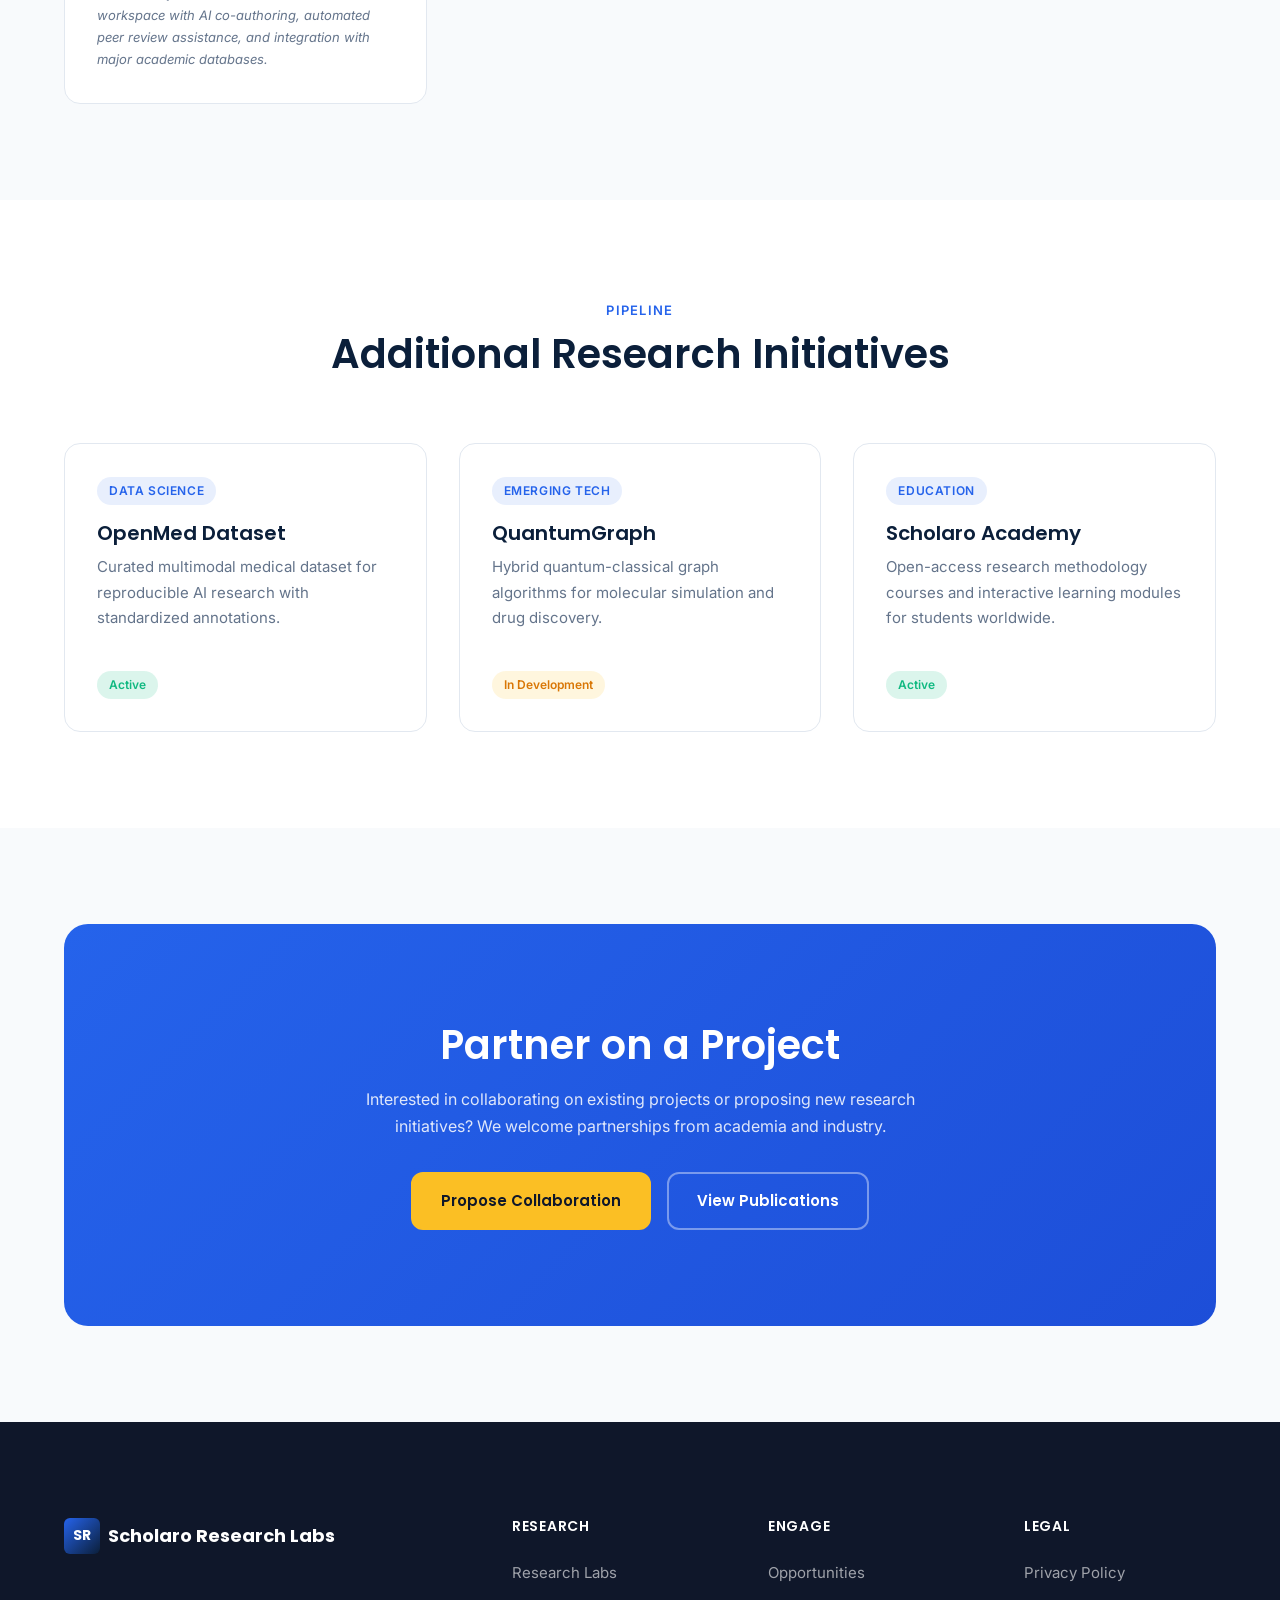
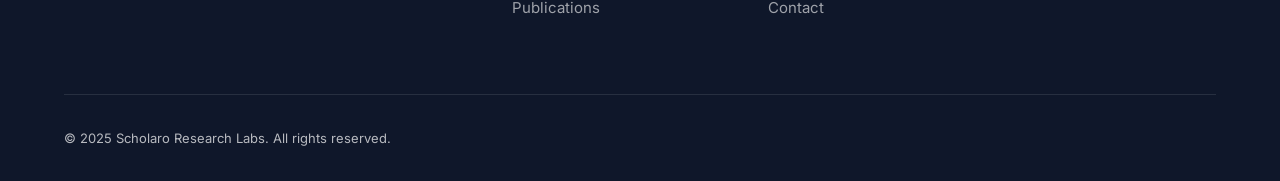
<file: projects.html>
<!DOCTYPE html>
<html lang="en">
<head>
  <meta charset="UTF-8">
  <meta name="viewport" content="width=device-width, initial-scale=1.0">
  <meta name="description" content="Explore flagship research projects at Scholaro Research Labs — MediLens, Accessibility AI, Cyber Intelligence Platform, and Scholaro Research Assistant.">
  <link rel="canonical" href="https://scholaro.org/projects.html">
  <meta property="og:title" content="Projects — Scholaro Research Labs">
  <title>Projects — Scholaro Research Labs</title>
  <link rel="preconnect" href="https://fonts.googleapis.com">
  <link rel="preconnect" href="https://fonts.gstatic.com" crossorigin>
  <link href="https://fonts.googleapis.com/css2?family=Inter:wght@400;500;600&family=Poppins:wght@500;600;700&display=swap" rel="stylesheet">
  <link rel="stylesheet" href="assets/css/style.css">
</head>
<body>
  <a href="#main-content" class="skip-link">Skip to main content</a>

  <header class="header" role="banner">
    <div class="container header__inner">
      <a href="index.html" class="logo" aria-label="Scholaro Research Labs — Home">
        <span class="logo__icon" aria-hidden="true">SR</span>
        <span>Scholaro Research Labs<span class="logo__tagline">Research • Publish • Innovate</span></span>
      </a>
      <nav class="nav" role="navigation" aria-label="Main navigation">
        <ul class="nav__list">
          <li class="nav__item"><a href="index.html" class="nav__link">Home</a></li>
          <li class="nav__item"><a href="about.html" class="nav__link">About</a></li>
          <li class="nav__item"><a href="research-labs.html" class="nav__link">Research Labs</a></li>
          <li class="nav__item"><a href="projects.html" class="nav__link">Projects</a></li>
          <li class="nav__item"><a href="publications.html" class="nav__link">Publications</a></li>
          <li class="nav__item"><a href="resources.html" class="nav__link">Resources</a></li>
          <li class="nav__item"><a href="opportunities.html" class="nav__link">Opportunities</a></li>
          <li class="nav__item"><a href="blog.html" class="nav__link">Blog</a></li>
          <li class="nav__item"><a href="contact.html" class="nav__link">Contact</a></li>
        </ul>
      </nav>
      <div class="header__actions">
        <button class="theme-toggle" aria-label="Switch to dark mode">
          <svg class="theme-toggle__icon theme-toggle__icon--light" width="20" height="20" viewBox="0 0 24 24" fill="none" stroke="currentColor" stroke-width="2" aria-hidden="true"><circle cx="12" cy="12" r="5"/></svg>
          <svg class="theme-toggle__icon theme-toggle__icon--dark" width="20" height="20" viewBox="0 0 24 24" fill="none" stroke="currentColor" stroke-width="2" aria-hidden="true"><path d="M21 12.79A9 9 0 1 1 11.21 3 7 7 0 0 0 21 12.79z"/></svg>
        </button>
        <button class="menu-toggle" aria-label="Open menu" aria-expanded="false" aria-controls="mobile-nav">
          <span class="menu-toggle__bar"></span><span class="menu-toggle__bar"></span><span class="menu-toggle__bar"></span>
        </button>
      </div>
    </div>
  </header>

  <div class="mobile-nav" id="mobile-nav" aria-hidden="true" role="dialog" aria-label="Mobile navigation">
    <div class="mobile-nav__panel">
      <a href="index.html" class="mobile-nav__link">Home</a>
      <a href="about.html" class="mobile-nav__link">About</a>
      <a href="research-labs.html" class="mobile-nav__link">Research Labs</a>
      <a href="projects.html" class="mobile-nav__link">Projects</a>
      <a href="publications.html" class="mobile-nav__link">Publications</a>
      <a href="resources.html" class="mobile-nav__link">Resources</a>
      <a href="opportunities.html" class="mobile-nav__link">Opportunities</a>
      <a href="blog.html" class="mobile-nav__link">Blog</a>
      <a href="contact.html" class="mobile-nav__link">Contact</a>
    </div>
  </div>

  <main id="main-content">
    <section class="page-hero">
      <div class="container">
        <nav class="breadcrumb" aria-label="Breadcrumb">
          <a href="index.html">Home</a><span>/</span><span aria-current="page">Projects</span>
        </nav>
        <h1 class="page-hero__title">Research Projects</h1>
        <p class="page-hero__desc">Transformative initiatives translating cutting-edge research into deployable solutions with measurable global impact.</p>
      </div>
    </section>

    <section class="section">
      <div class="container">
        <div class="card-grid card-grid--2">
          <article id="medilens" class="card project-card reveal">
            <span class="project-card__status project-card__status--active">Active</span>
            <span class="card__tag">Healthcare AI</span>
            <h2 class="card__title">MediLens</h2>
            <p class="card__desc"><strong>Domain:</strong> Medical Imaging &amp; Clinical Diagnostics</p>
            <p class="card__desc"><strong>Objective:</strong> AI-powered medical imaging analysis platform for early disease detection across radiology, pathology, and ophthalmology, enabling clinicians to identify conditions at stages when intervention is most effective.</p>
            <div class="project-card__tech">
              <span class="tech-tag">PyTorch</span>
              <span class="tech-tag">Computer Vision</span>
              <span class="tech-tag">DICOM</span>
              <span class="tech-tag">FHIR</span>
              <span class="tech-tag">Federated Learning</span>
            </div>
            <p class="project-card__scope"><strong>Status:</strong> Deployed in 12 hospital networks across 4 countries.</p>
            <p class="project-card__scope"><strong>Future Scope:</strong> Multi-modal diagnostic platform with federated learning for privacy-preserving hospital networks, expanding to genomics integration and real-time surgical guidance.</p>
          </article>

          <article id="accessibility-ai" class="card project-card reveal">
            <span class="project-card__status project-card__status--active">Active</span>
            <span class="card__tag">Accessibility</span>
            <h2 class="card__title">Accessibility AI</h2>
            <p class="card__desc"><strong>Domain:</strong> Assistive Technology &amp; Inclusive Design</p>
            <p class="card__desc"><strong>Objective:</strong> Real-time AI assistance for visual, auditory, and cognitive accessibility across digital platforms, ensuring universal access to information and services.</p>
            <div class="project-card__tech">
              <span class="tech-tag">NLP</span>
              <span class="tech-tag">Speech Synthesis</span>
              <span class="tech-tag">Computer Vision</span>
              <span class="tech-tag">WCAG 2.2</span>
            </div>
            <p class="project-card__scope"><strong>Status:</strong> Integrated with 50+ web platforms, serving 2M+ users monthly.</p>
            <p class="project-card__scope"><strong>Future Scope:</strong> Universal accessibility layer integrable with any web or mobile application via SDK, with offline capabilities for low-connectivity regions.</p>
          </article>

          <article id="cyber-intelligence" class="card project-card reveal">
            <span class="project-card__status project-card__status--development">In Development</span>
            <span class="card__tag">Cybersecurity</span>
            <h2 class="card__title">Cyber Intelligence Platform</h2>
            <p class="card__desc"><strong>Domain:</strong> Threat Intelligence &amp; Security Operations</p>
            <p class="card__desc"><strong>Objective:</strong> AI-driven threat intelligence and automated incident response platform for enterprise security operations centers, reducing mean time to detection and remediation.</p>
            <div class="project-card__tech">
              <span class="tech-tag">Graph Neural Networks</span>
              <span class="tech-tag">SIEM Integration</span>
              <span class="tech-tag">MITRE ATT&amp;CK</span>
              <span class="tech-tag">Python</span>
            </div>
            <p class="project-card__scope"><strong>Status:</strong> Beta testing with 5 enterprise partners.</p>
            <p class="project-card__scope"><strong>Future Scope:</strong> Predictive threat modeling with autonomous remediation capabilities and cross-organization threat intelligence sharing.</p>
          </article>

          <article id="research-assistant" class="card project-card reveal">
            <span class="project-card__status project-card__status--active">Active</span>
            <span class="card__tag">Research Tools</span>
            <h2 class="card__title">Scholaro Research Assistant</h2>
            <p class="card__desc"><strong>Domain:</strong> Academic Research &amp; Knowledge Management</p>
            <p class="card__desc"><strong>Objective:</strong> Intelligent research companion for literature review, citation management, hypothesis generation, and collaborative academic writing.</p>
            <div class="project-card__tech">
              <span class="tech-tag">Large Language Models</span>
              <span class="tech-tag">RAG</span>
              <span class="tech-tag">Semantic Search</span>
              <span class="tech-tag">LaTeX</span>
            </div>
            <p class="project-card__scope"><strong>Status:</strong> Used by 5,000+ researchers across 80 institutions.</p>
            <p class="project-card__scope"><strong>Future Scope:</strong> Collaborative research workspace with AI co-authoring, automated peer review assistance, and integration with major academic databases.</p>
          </article>
        </div>
      </div>
    </section>

    <section class="section section--alt">
      <div class="container">
        <div class="section-header reveal">
          <span class="section-label">Pipeline</span>
          <h2 class="section-title">Additional Research Initiatives</h2>
        </div>
        <div class="card-grid card-grid--3">
          <article class="card reveal">
            <span class="card__tag">Data Science</span>
            <h3 class="card__title">OpenMed Dataset</h3>
            <p class="card__desc">Curated multimodal medical dataset for reproducible AI research with standardized annotations.</p>
            <span class="project-card__status project-card__status--active" style="position:static;display:inline-block;margin-top:var(--space-md);">Active</span>
          </article>
          <article class="card reveal">
            <span class="card__tag">Emerging Tech</span>
            <h3 class="card__title">QuantumGraph</h3>
            <p class="card__desc">Hybrid quantum-classical graph algorithms for molecular simulation and drug discovery.</p>
            <span class="project-card__status project-card__status--development" style="position:static;display:inline-block;margin-top:var(--space-md);">In Development</span>
          </article>
          <article class="card reveal">
            <span class="card__tag">Education</span>
            <h3 class="card__title">Scholaro Academy</h3>
            <p class="card__desc">Open-access research methodology courses and interactive learning modules for students worldwide.</p>
            <span class="project-card__status project-card__status--active" style="position:static;display:inline-block;margin-top:var(--space-md);">Active</span>
          </article>
        </div>
      </div>
    </section>

    <section class="section">
      <div class="container">
        <div class="cta-section reveal">
          <h2 class="cta-section__title">Partner on a Project</h2>
          <p class="cta-section__desc">Interested in collaborating on existing projects or proposing new research initiatives? We welcome partnerships from academia and industry.</p>
          <div class="cta-section__actions">
            <a href="contact.html" class="btn btn--accent">Propose Collaboration</a>
            <a href="publications.html" class="btn btn--secondary">View Publications</a>
          </div>
        </div>
      </div>
    </section>
  </main>

  <footer class="footer" role="contentinfo">
    <div class="container">
      <div class="footer__grid">
        <div class="footer__brand"><a href="index.html" class="logo" style="color:#fff;"><span class="logo__icon" aria-hidden="true">SR</span><span>Scholaro Research Labs</span></a></div>
        <div><h3 class="footer__title">Research</h3><ul class="footer__links"><li><a href="research-labs.html">Research Labs</a></li><li><a href="publications.html">Publications</a></li></ul></div>
        <div><h3 class="footer__title">Engage</h3><ul class="footer__links"><li><a href="opportunities.html">Opportunities</a></li><li><a href="contact.html">Contact</a></li></ul></div>
        <div><h3 class="footer__title">Legal</h3><ul class="footer__links"><li><a href="#">Privacy Policy</a></li></ul></div>
      </div>
      <div class="footer__bottom"><p>&copy; 2025 Scholaro Research Labs. All rights reserved.</p></div>
    </div>
  </footer>

  <button class="back-to-top" aria-label="Back to top"><svg width="20" height="20" viewBox="0 0 24 24" fill="none" stroke="currentColor" stroke-width="2" aria-hidden="true"><path d="M18 15l-6-6-6 6"/></svg></button>
  <script src="assets/js/script.js" defer></script>
</body>
</html>
</file>
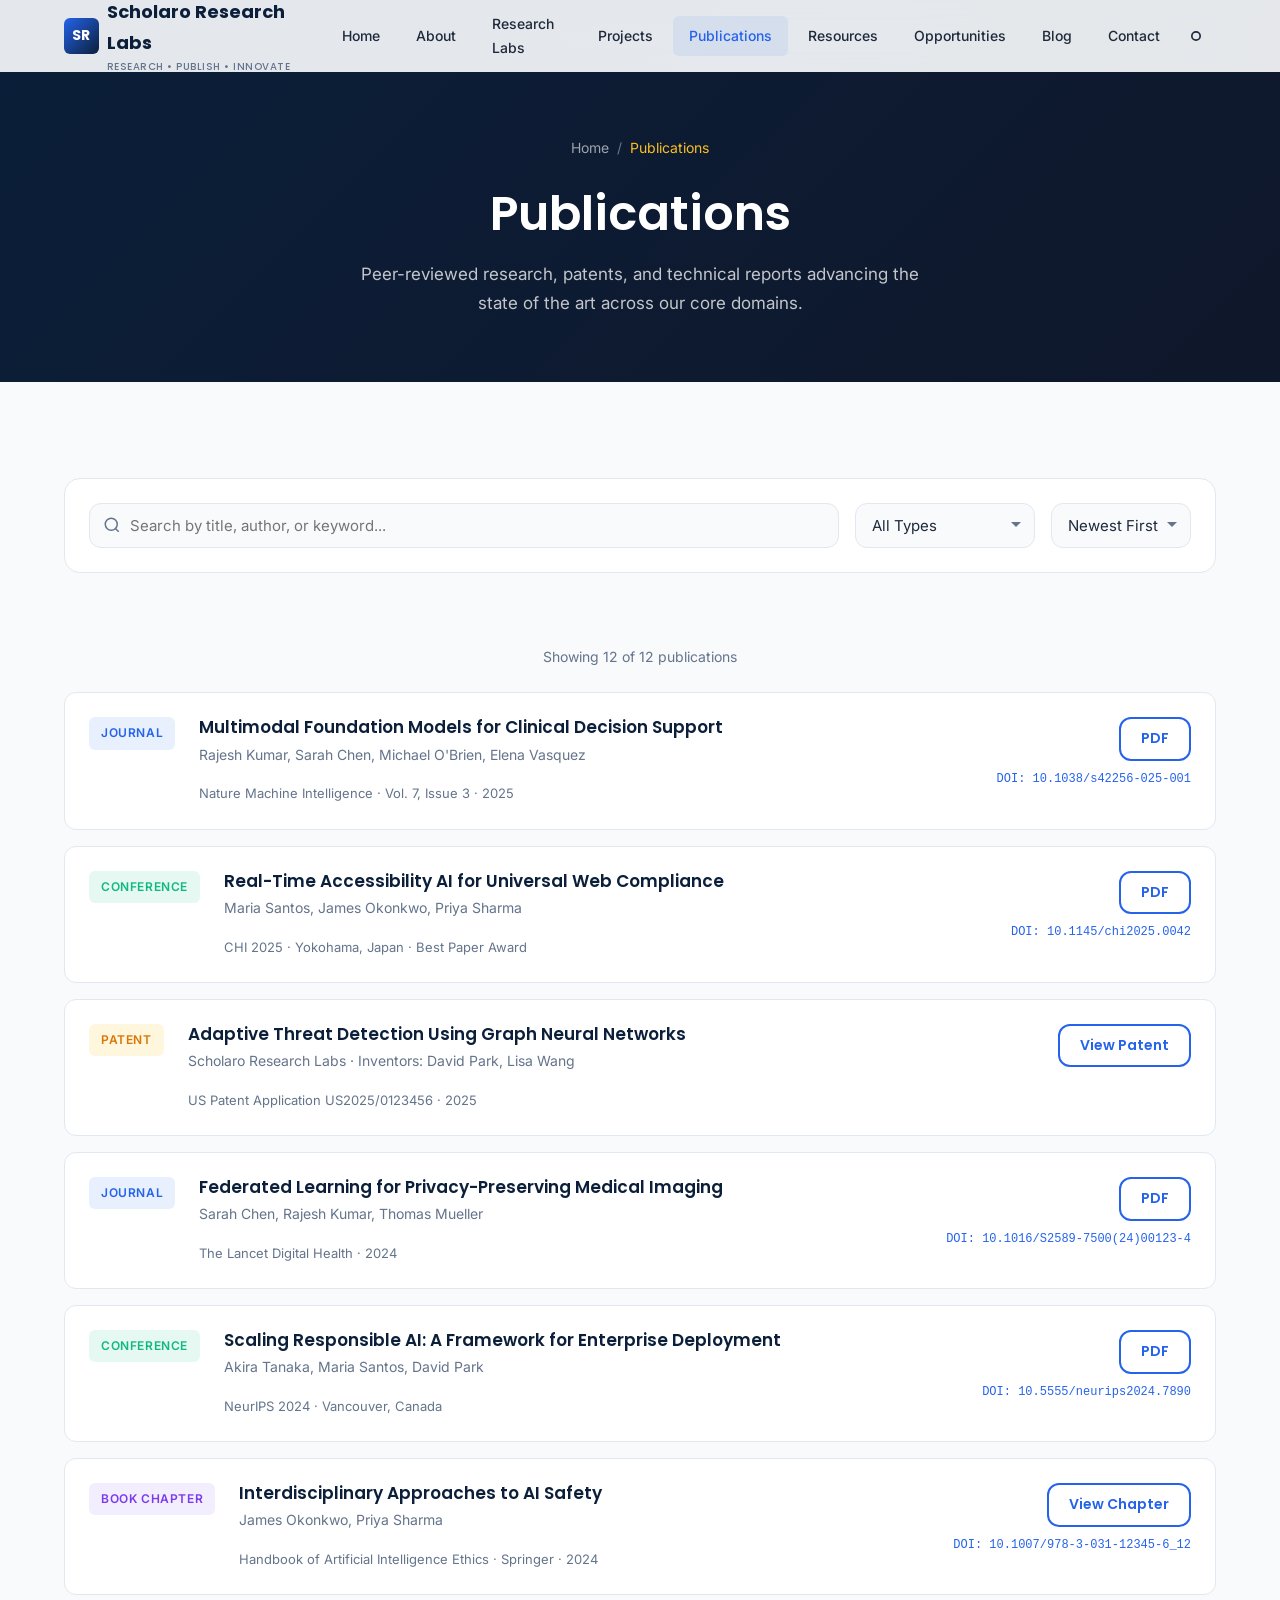
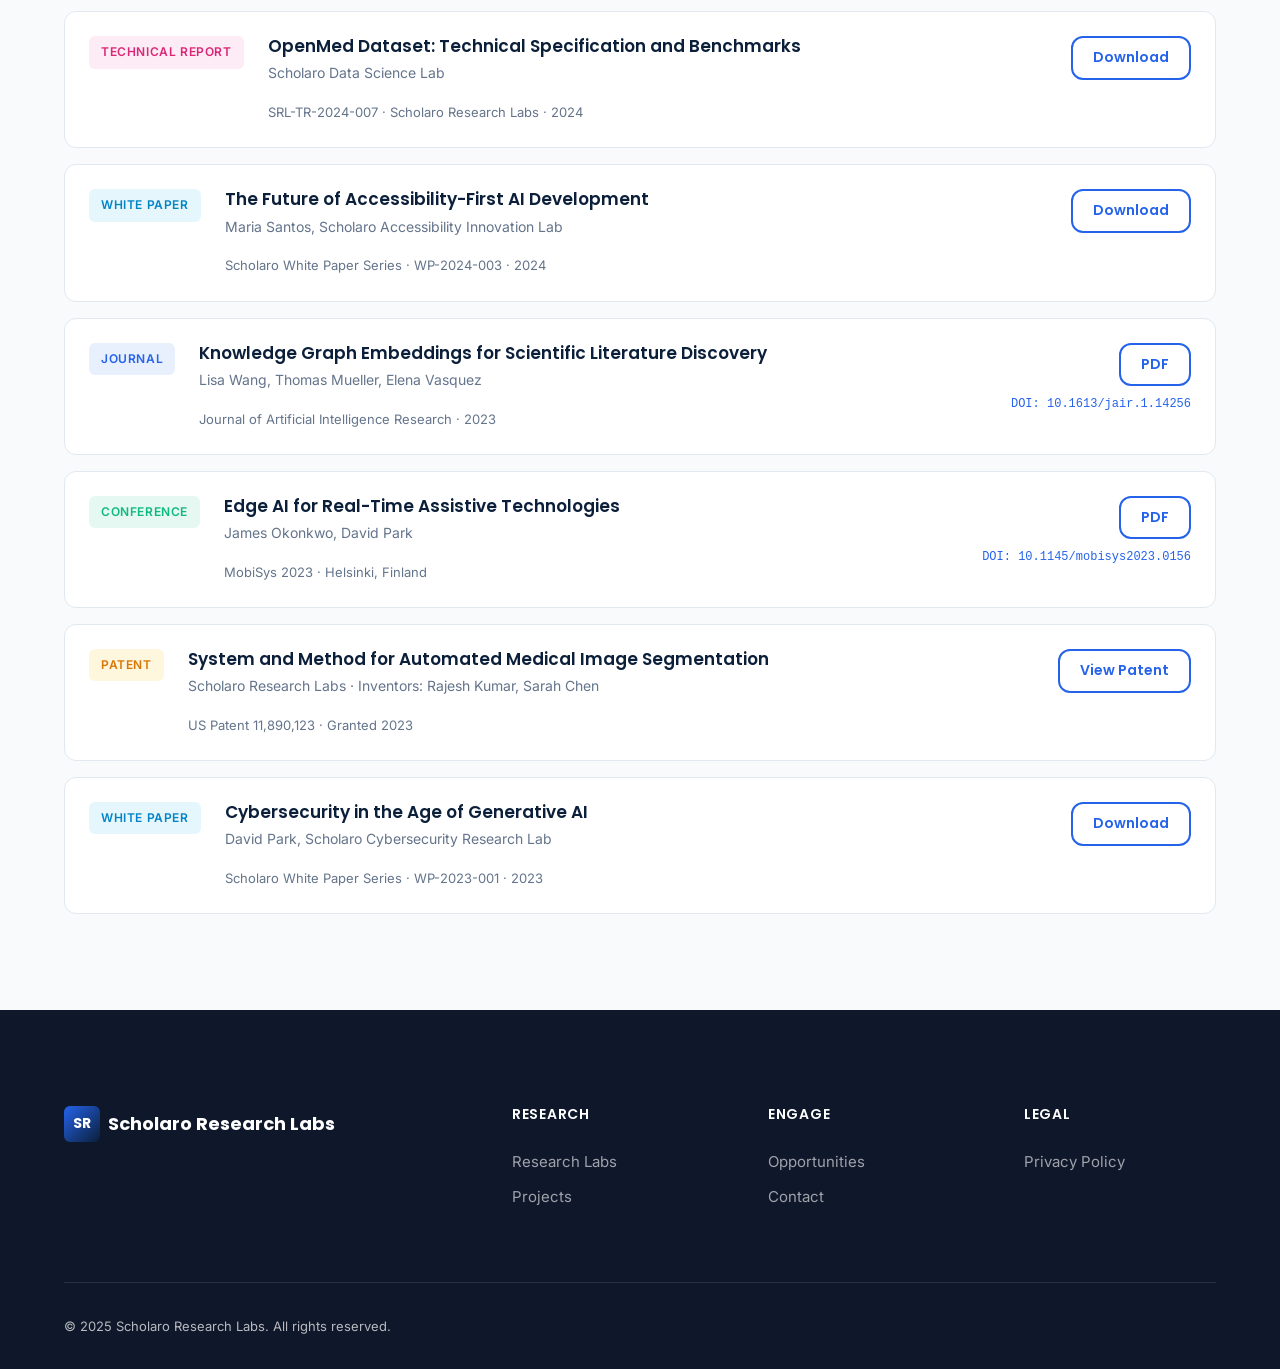
<file: publications.html>
<!DOCTYPE html>
<html lang="en">
<head>
  <meta charset="UTF-8">
  <meta name="viewport" content="width=device-width, initial-scale=1.0">
  <meta name="description" content="Browse Scholaro Research Labs publications — journals, conferences, patents, technical reports, and white papers with search and filter.">
  <link rel="canonical" href="https://scholaro.org/publications.html">
  <meta property="og:title" content="Publications — Scholaro Research Labs">
  <title>Publications — Scholaro Research Labs</title>
  <link rel="preconnect" href="https://fonts.googleapis.com">
  <link rel="preconnect" href="https://fonts.gstatic.com" crossorigin>
  <link href="https://fonts.googleapis.com/css2?family=Inter:wght@400;500;600&family=Poppins:wght@500;600;700&display=swap" rel="stylesheet">
  <link rel="stylesheet" href="assets/css/style.css">
</head>
<body>
  <a href="#main-content" class="skip-link">Skip to main content</a>

  <header class="header" role="banner">
    <div class="container header__inner">
      <a href="index.html" class="logo" aria-label="Scholaro Research Labs — Home">
        <span class="logo__icon" aria-hidden="true">SR</span>
        <span>Scholaro Research Labs<span class="logo__tagline">Research • Publish • Innovate</span></span>
      </a>
      <nav class="nav" role="navigation" aria-label="Main navigation">
        <ul class="nav__list">
          <li class="nav__item"><a href="index.html" class="nav__link">Home</a></li>
          <li class="nav__item"><a href="about.html" class="nav__link">About</a></li>
          <li class="nav__item"><a href="research-labs.html" class="nav__link">Research Labs</a></li>
          <li class="nav__item"><a href="projects.html" class="nav__link">Projects</a></li>
          <li class="nav__item"><a href="publications.html" class="nav__link">Publications</a></li>
          <li class="nav__item"><a href="resources.html" class="nav__link">Resources</a></li>
          <li class="nav__item"><a href="opportunities.html" class="nav__link">Opportunities</a></li>
          <li class="nav__item"><a href="blog.html" class="nav__link">Blog</a></li>
          <li class="nav__item"><a href="contact.html" class="nav__link">Contact</a></li>
        </ul>
      </nav>
      <div class="header__actions">
        <button class="theme-toggle" aria-label="Switch to dark mode">
          <svg class="theme-toggle__icon theme-toggle__icon--light" width="20" height="20" viewBox="0 0 24 24" fill="none" stroke="currentColor" stroke-width="2" aria-hidden="true"><circle cx="12" cy="12" r="5"/></svg>
          <svg class="theme-toggle__icon theme-toggle__icon--dark" width="20" height="20" viewBox="0 0 24 24" fill="none" stroke="currentColor" stroke-width="2" aria-hidden="true"><path d="M21 12.79A9 9 0 1 1 11.21 3 7 7 0 0 0 21 12.79z"/></svg>
        </button>
        <button class="menu-toggle" aria-label="Open menu" aria-expanded="false" aria-controls="mobile-nav">
          <span class="menu-toggle__bar"></span><span class="menu-toggle__bar"></span><span class="menu-toggle__bar"></span>
        </button>
      </div>
    </div>
  </header>

  <div class="mobile-nav" id="mobile-nav" aria-hidden="true" role="dialog" aria-label="Mobile navigation">
    <div class="mobile-nav__panel">
      <a href="index.html" class="mobile-nav__link">Home</a>
      <a href="about.html" class="mobile-nav__link">About</a>
      <a href="research-labs.html" class="mobile-nav__link">Research Labs</a>
      <a href="projects.html" class="mobile-nav__link">Projects</a>
      <a href="publications.html" class="mobile-nav__link">Publications</a>
      <a href="resources.html" class="mobile-nav__link">Resources</a>
      <a href="opportunities.html" class="mobile-nav__link">Opportunities</a>
      <a href="blog.html" class="mobile-nav__link">Blog</a>
      <a href="contact.html" class="mobile-nav__link">Contact</a>
    </div>
  </div>

  <main id="main-content">
    <section class="page-hero">
      <div class="container">
        <nav class="breadcrumb" aria-label="Breadcrumb">
          <a href="index.html">Home</a><span>/</span><span aria-current="page">Publications</span>
        </nav>
        <h1 class="page-hero__title">Publications</h1>
        <p class="page-hero__desc">Peer-reviewed research, patents, and technical reports advancing the state of the art across our core domains.</p>
      </div>
    </section>

    <section class="section">
      <div class="container">
        <div class="pub-controls reveal" role="search" aria-label="Publication search and filters">
          <div class="pub-search">
            <svg class="pub-search__icon" width="18" height="18" viewBox="0 0 24 24" fill="none" stroke="currentColor" stroke-width="2" aria-hidden="true"><circle cx="11" cy="11" r="8"/><path d="M21 21l-4.35-4.35"/></svg>
            <label for="pub-search" class="sr-only">Search publications</label>
            <input type="search" id="pub-search" placeholder="Search by title, author, or keyword..." aria-label="Search publications">
          </div>
          <div class="pub-filter">
            <label for="pub-filter" class="sr-only">Filter by type</label>
            <select id="pub-filter" aria-label="Filter by publication type">
              <option value="all">All Types</option>
              <option value="journal">Journals</option>
              <option value="conference">Conferences</option>
              <option value="book">Book Chapters</option>
              <option value="patent">Patents</option>
              <option value="report">Technical Reports</option>
              <option value="whitepaper">White Papers</option>
            </select>
          </div>
          <div class="pub-sort">
            <label for="pub-sort" class="sr-only">Sort publications</label>
            <select id="pub-sort" aria-label="Sort publications">
              <option value="newest">Newest First</option>
              <option value="oldest">Oldest First</option>
              <option value="title">Title A–Z</option>
            </select>
          </div>
        </div>

        <p id="pub-count" class="pub-count reveal" aria-live="polite"></p>

        <div class="pub-list">
          <article class="pub-item reveal" data-type="journal" data-year="2025" data-title="Multimodal Foundation Models for Clinical Decision Support">
            <span class="pub-item__type pub-item__type--journal">Journal</span>
            <div>
              <h2 class="pub-item__title">Multimodal Foundation Models for Clinical Decision Support</h2>
              <p class="pub-item__authors">Rajesh Kumar, Sarah Chen, Michael O'Brien, Elena Vasquez</p>
              <p class="pub-item__venue">Nature Machine Intelligence · Vol. 7, Issue 3 · 2025</p>
            </div>
            <div class="pub-item__actions">
              <a href="#" class="btn btn--sm btn--outline" download aria-label="Download PDF">PDF</a>
              <a href="https://doi.org/10.1038/s42256-025-001" class="pub-item__doi" rel="noopener noreferrer">DOI: 10.1038/s42256-025-001</a>
            </div>
          </article>

          <article class="pub-item reveal" data-type="conference" data-year="2025" data-title="Real-Time Accessibility AI for Universal Web Compliance">
            <span class="pub-item__type pub-item__type--conference">Conference</span>
            <div>
              <h2 class="pub-item__title">Real-Time Accessibility AI for Universal Web Compliance</h2>
              <p class="pub-item__authors">Maria Santos, James Okonkwo, Priya Sharma</p>
              <p class="pub-item__venue">CHI 2025 · Yokohama, Japan · Best Paper Award</p>
            </div>
            <div class="pub-item__actions">
              <a href="#" class="btn btn--sm btn--outline" download>PDF</a>
              <a href="https://doi.org/10.1145/chi2025.0042" class="pub-item__doi" rel="noopener noreferrer">DOI: 10.1145/chi2025.0042</a>
            </div>
          </article>

          <article class="pub-item reveal" data-type="patent" data-year="2025" data-title="Adaptive Threat Detection Using Graph Neural Networks">
            <span class="pub-item__type pub-item__type--patent">Patent</span>
            <div>
              <h2 class="pub-item__title">Adaptive Threat Detection Using Graph Neural Networks</h2>
              <p class="pub-item__authors">Scholaro Research Labs · Inventors: David Park, Lisa Wang</p>
              <p class="pub-item__venue">US Patent Application US2025/0123456 · 2025</p>
            </div>
            <div class="pub-item__actions">
              <a href="#" class="btn btn--sm btn--outline">View Patent</a>
            </div>
          </article>

          <article class="pub-item reveal" data-type="journal" data-year="2024" data-title="Federated Learning for Privacy-Preserving Medical Imaging">
            <span class="pub-item__type pub-item__type--journal">Journal</span>
            <div>
              <h2 class="pub-item__title">Federated Learning for Privacy-Preserving Medical Imaging</h2>
              <p class="pub-item__authors">Sarah Chen, Rajesh Kumar, Thomas Mueller</p>
              <p class="pub-item__venue">The Lancet Digital Health · 2024</p>
            </div>
            <div class="pub-item__actions">
              <a href="#" class="btn btn--sm btn--outline" download>PDF</a>
              <a href="https://doi.org/10.1016/S2589-7500(24)00123-4" class="pub-item__doi" rel="noopener noreferrer">DOI: 10.1016/S2589-7500(24)00123-4</a>
            </div>
          </article>

          <article class="pub-item reveal" data-type="conference" data-year="2024" data-title="Scaling Responsible AI: A Framework for Enterprise Deployment">
            <span class="pub-item__type pub-item__type--conference">Conference</span>
            <div>
              <h2 class="pub-item__title">Scaling Responsible AI: A Framework for Enterprise Deployment</h2>
              <p class="pub-item__authors">Akira Tanaka, Maria Santos, David Park</p>
              <p class="pub-item__venue">NeurIPS 2024 · Vancouver, Canada</p>
            </div>
            <div class="pub-item__actions">
              <a href="#" class="btn btn--sm btn--outline" download>PDF</a>
              <a href="https://doi.org/10.5555/neurips2024.7890" class="pub-item__doi" rel="noopener noreferrer">DOI: 10.5555/neurips2024.7890</a>
            </div>
          </article>

          <article class="pub-item reveal" data-type="book" data-year="2024" data-title="Interdisciplinary Approaches to AI Safety">
            <span class="pub-item__type pub-item__type--book">Book Chapter</span>
            <div>
              <h2 class="pub-item__title">Interdisciplinary Approaches to AI Safety</h2>
              <p class="pub-item__authors">James Okonkwo, Priya Sharma</p>
              <p class="pub-item__venue">Handbook of Artificial Intelligence Ethics · Springer · 2024</p>
            </div>
            <div class="pub-item__actions">
              <a href="#" class="btn btn--sm btn--outline">View Chapter</a>
              <a href="https://doi.org/10.1007/978-3-031-12345-6_12" class="pub-item__doi" rel="noopener noreferrer">DOI: 10.1007/978-3-031-12345-6_12</a>
            </div>
          </article>

          <article class="pub-item reveal" data-type="report" data-year="2024" data-title="OpenMed Dataset: Technical Specification and Benchmarks">
            <span class="pub-item__type pub-item__type--report">Technical Report</span>
            <div>
              <h2 class="pub-item__title">OpenMed Dataset: Technical Specification and Benchmarks</h2>
              <p class="pub-item__authors">Scholaro Data Science Lab</p>
              <p class="pub-item__venue">SRL-TR-2024-007 · Scholaro Research Labs · 2024</p>
            </div>
            <div class="pub-item__actions">
              <a href="#" class="btn btn--sm btn--outline" download>Download</a>
            </div>
          </article>

          <article class="pub-item reveal" data-type="whitepaper" data-year="2024" data-title="The Future of Accessibility-First AI Development">
            <span class="pub-item__type pub-item__type--whitepaper">White Paper</span>
            <div>
              <h2 class="pub-item__title">The Future of Accessibility-First AI Development</h2>
              <p class="pub-item__authors">Maria Santos, Scholaro Accessibility Innovation Lab</p>
              <p class="pub-item__venue">Scholaro White Paper Series · WP-2024-003 · 2024</p>
            </div>
            <div class="pub-item__actions">
              <a href="#" class="btn btn--sm btn--outline" download>Download</a>
            </div>
          </article>

          <article class="pub-item reveal" data-type="journal" data-year="2023" data-title="Knowledge Graph Embeddings for Scientific Literature Discovery">
            <span class="pub-item__type pub-item__type--journal">Journal</span>
            <div>
              <h2 class="pub-item__title">Knowledge Graph Embeddings for Scientific Literature Discovery</h2>
              <p class="pub-item__authors">Lisa Wang, Thomas Mueller, Elena Vasquez</p>
              <p class="pub-item__venue">Journal of Artificial Intelligence Research · 2023</p>
            </div>
            <div class="pub-item__actions">
              <a href="#" class="btn btn--sm btn--outline" download>PDF</a>
              <a href="https://doi.org/10.1613/jair.1.14256" class="pub-item__doi" rel="noopener noreferrer">DOI: 10.1613/jair.1.14256</a>
            </div>
          </article>

          <article class="pub-item reveal" data-type="conference" data-year="2023" data-title="Edge AI for Real-Time Assistive Technologies">
            <span class="pub-item__type pub-item__type--conference">Conference</span>
            <div>
              <h2 class="pub-item__title">Edge AI for Real-Time Assistive Technologies</h2>
              <p class="pub-item__authors">James Okonkwo, David Park</p>
              <p class="pub-item__venue">MobiSys 2023 · Helsinki, Finland</p>
            </div>
            <div class="pub-item__actions">
              <a href="#" class="btn btn--sm btn--outline" download>PDF</a>
              <a href="https://doi.org/10.1145/mobisys2023.0156" class="pub-item__doi" rel="noopener noreferrer">DOI: 10.1145/mobisys2023.0156</a>
            </div>
          </article>

          <article class="pub-item reveal" data-type="patent" data-year="2023" data-title="System and Method for Automated Medical Image Segmentation">
            <span class="pub-item__type pub-item__type--patent">Patent</span>
            <div>
              <h2 class="pub-item__title">System and Method for Automated Medical Image Segmentation</h2>
              <p class="pub-item__authors">Scholaro Research Labs · Inventors: Rajesh Kumar, Sarah Chen</p>
              <p class="pub-item__venue">US Patent 11,890,123 · Granted 2023</p>
            </div>
            <div class="pub-item__actions">
              <a href="#" class="btn btn--sm btn--outline">View Patent</a>
            </div>
          </article>

          <article class="pub-item reveal" data-type="whitepaper" data-year="2023" data-title="Cybersecurity in the Age of Generative AI">
            <span class="pub-item__type pub-item__type--whitepaper">White Paper</span>
            <div>
              <h2 class="pub-item__title">Cybersecurity in the Age of Generative AI</h2>
              <p class="pub-item__authors">David Park, Scholaro Cybersecurity Research Lab</p>
              <p class="pub-item__venue">Scholaro White Paper Series · WP-2023-001 · 2023</p>
            </div>
            <div class="pub-item__actions">
              <a href="#" class="btn btn--sm btn--outline" download>Download</a>
            </div>
          </article>
        </div>
      </div>
    </section>
  </main>

  <footer class="footer" role="contentinfo">
    <div class="container">
      <div class="footer__grid">
        <div class="footer__brand"><a href="index.html" class="logo" style="color:#fff;"><span class="logo__icon" aria-hidden="true">SR</span><span>Scholaro Research Labs</span></a></div>
        <div><h3 class="footer__title">Research</h3><ul class="footer__links"><li><a href="research-labs.html">Research Labs</a></li><li><a href="projects.html">Projects</a></li></ul></div>
        <div><h3 class="footer__title">Engage</h3><ul class="footer__links"><li><a href="opportunities.html">Opportunities</a></li><li><a href="contact.html">Contact</a></li></ul></div>
        <div><h3 class="footer__title">Legal</h3><ul class="footer__links"><li><a href="#">Privacy Policy</a></li></ul></div>
      </div>
      <div class="footer__bottom"><p>&copy; 2025 Scholaro Research Labs. All rights reserved.</p></div>
    </div>
  </footer>

  <button class="back-to-top" aria-label="Back to top"><svg width="20" height="20" viewBox="0 0 24 24" fill="none" stroke="currentColor" stroke-width="2" aria-hidden="true"><path d="M18 15l-6-6-6 6"/></svg></button>
  <script src="assets/js/script.js" defer></script>
</body>
</html>
</file>
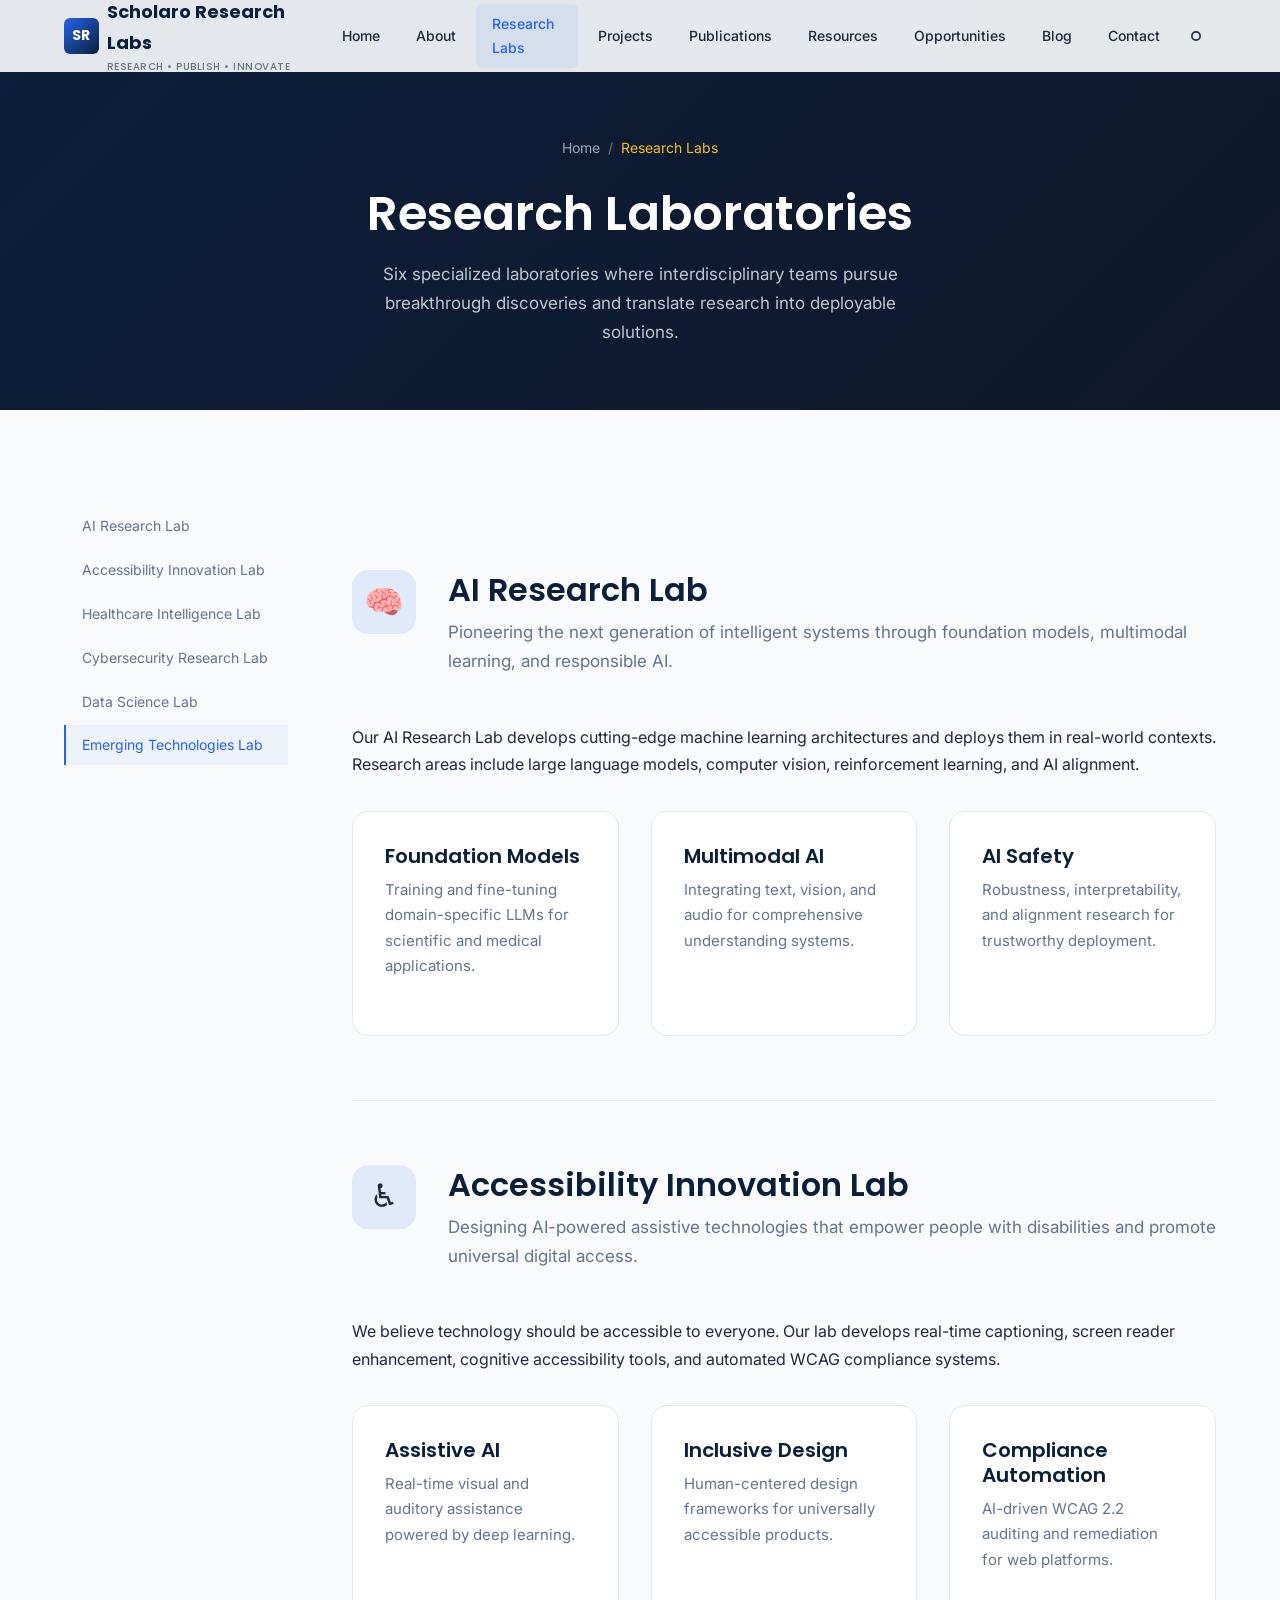
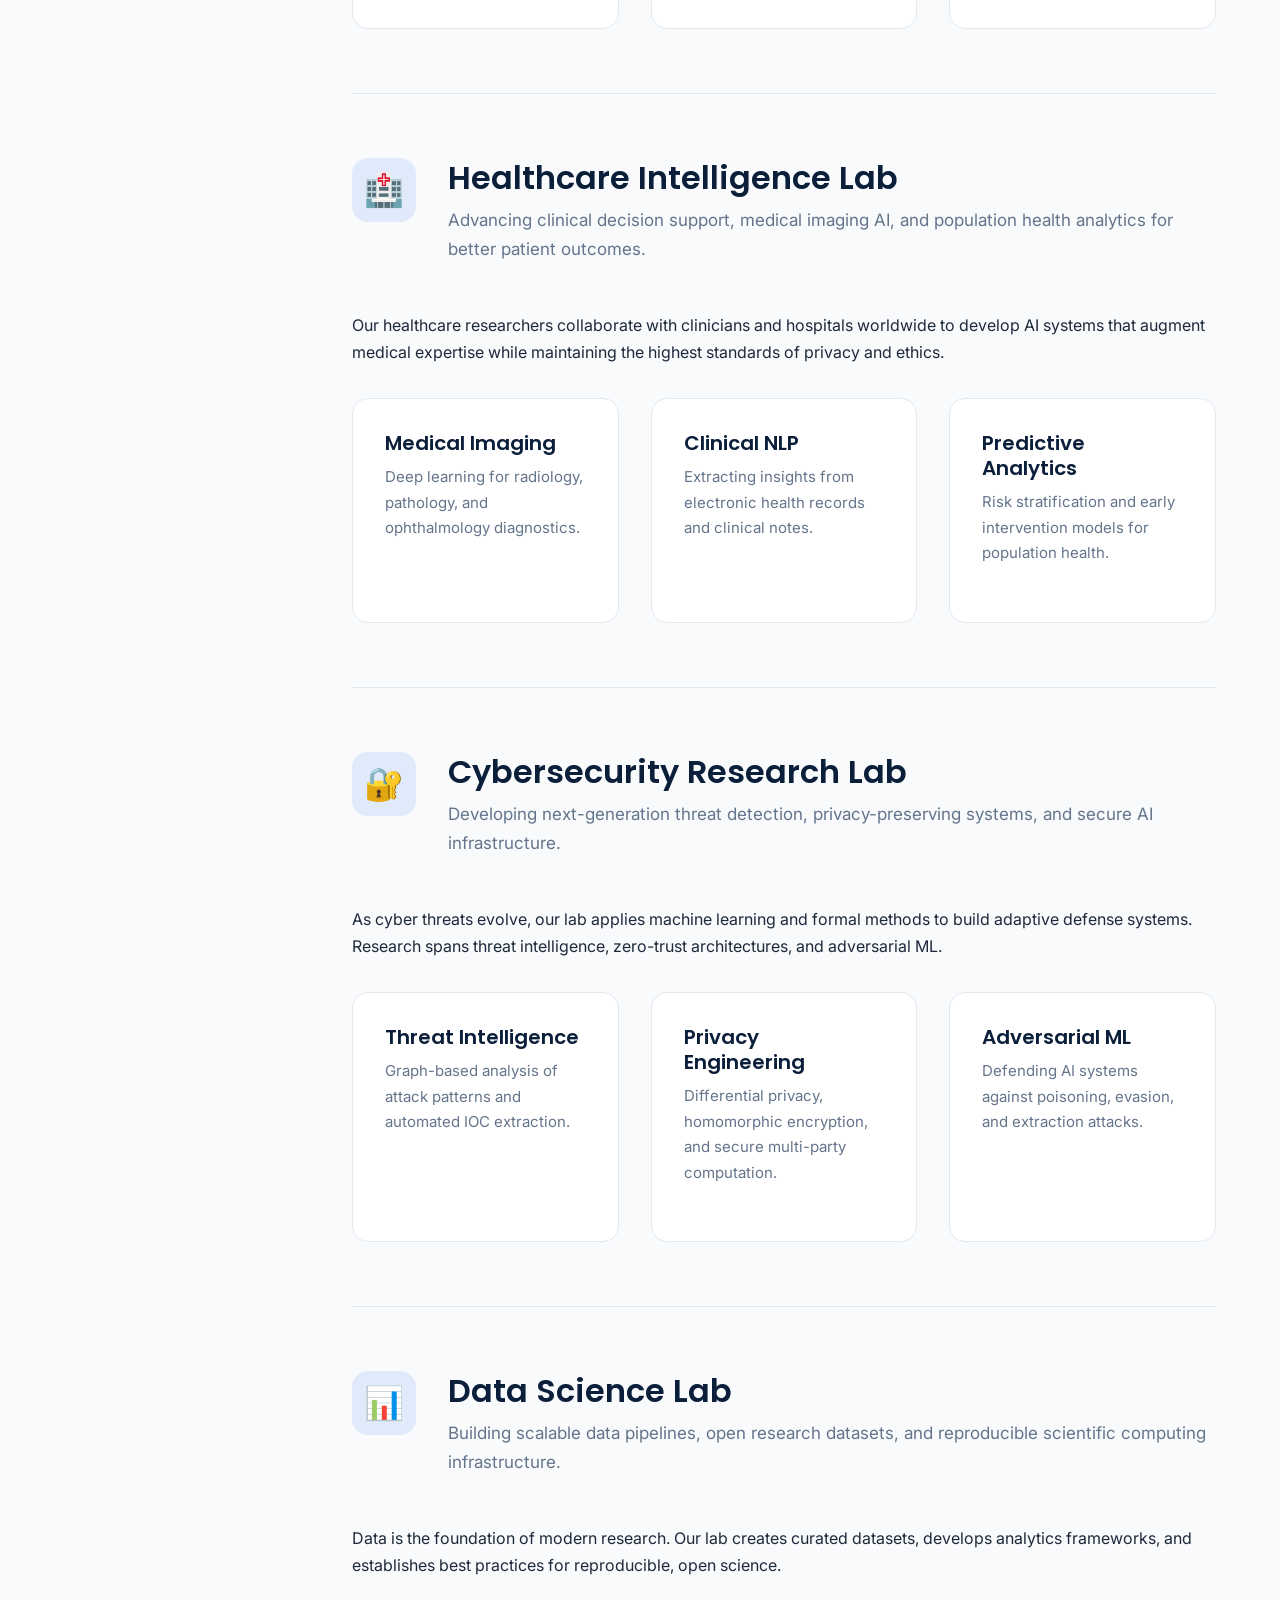
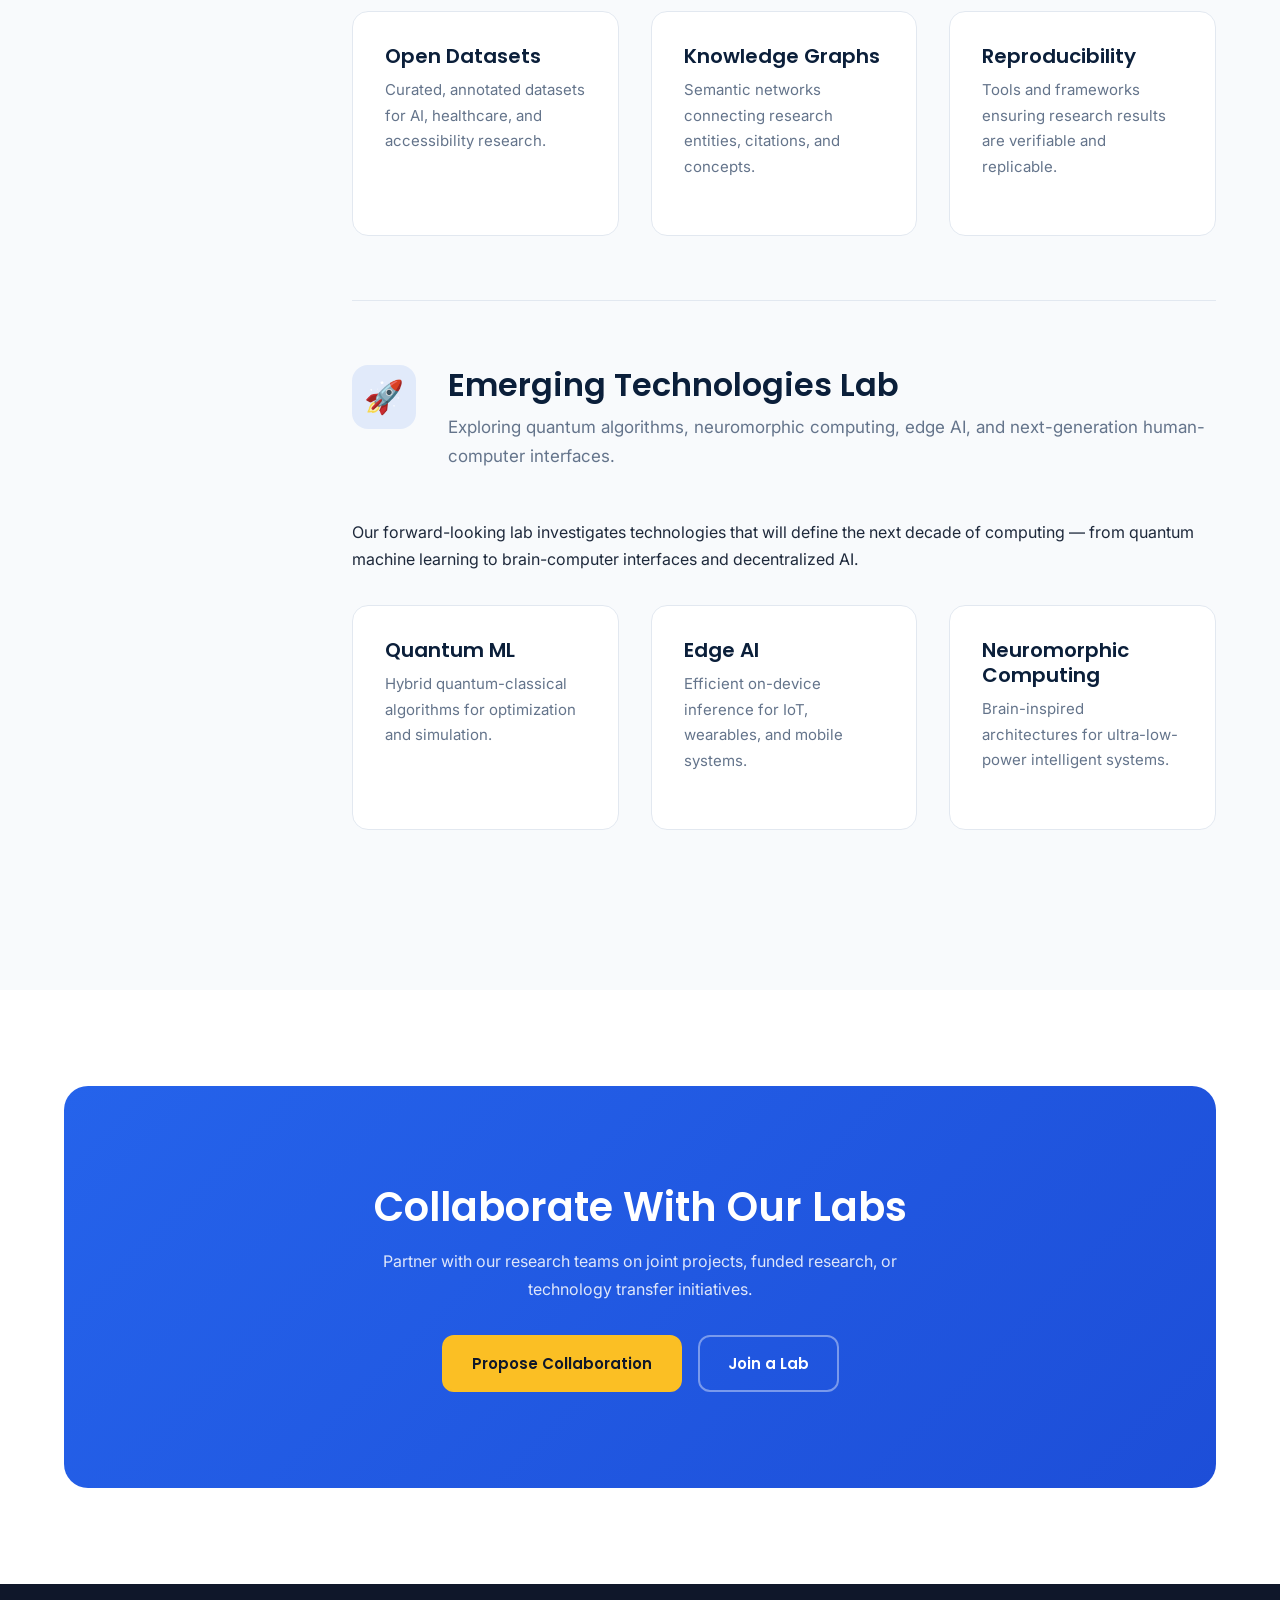
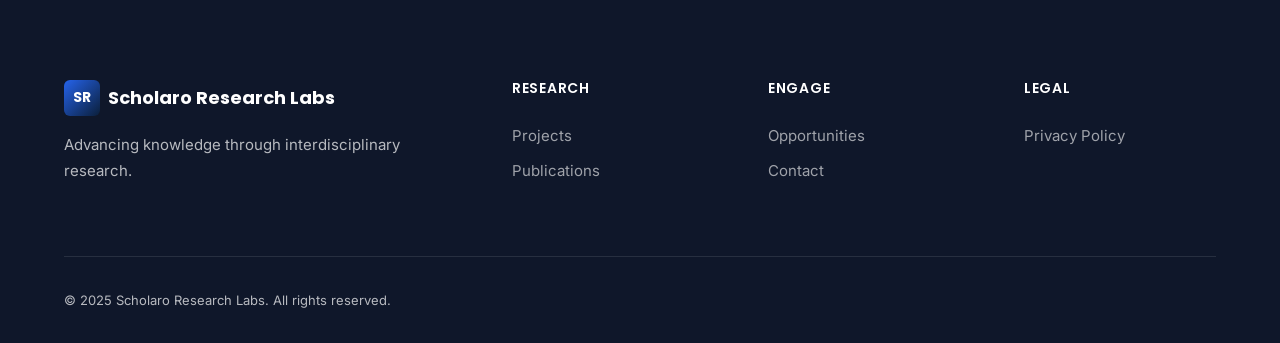
<file: research-labs.html>
<!DOCTYPE html>
<html lang="en">
<head>
  <meta charset="UTF-8">
  <meta name="viewport" content="width=device-width, initial-scale=1.0">
  <meta name="description" content="Explore Scholaro Research Labs' six specialized laboratories — AI, Accessibility, Healthcare, Cybersecurity, Data Science, and Emerging Technologies.">
  <link rel="canonical" href="https://scholaro.org/research-labs.html">
  <meta property="og:title" content="Research Labs — Scholaro Research Labs">
  <meta property="og:description" content="Six interdisciplinary laboratories advancing the frontier of scientific discovery.">
  <title>Research Labs — Scholaro Research Labs</title>
  <link rel="preconnect" href="https://fonts.googleapis.com">
  <link rel="preconnect" href="https://fonts.gstatic.com" crossorigin>
  <link href="https://fonts.googleapis.com/css2?family=Inter:wght@400;500;600&family=Poppins:wght@500;600;700&display=swap" rel="stylesheet">
  <link rel="stylesheet" href="assets/css/style.css">
</head>
<body>
  <a href="#main-content" class="skip-link">Skip to main content</a>

  <header class="header" role="banner">
    <div class="container header__inner">
      <a href="index.html" class="logo" aria-label="Scholaro Research Labs — Home">
        <span class="logo__icon" aria-hidden="true">SR</span>
        <span>Scholaro Research Labs<span class="logo__tagline">Research • Publish • Innovate</span></span>
      </a>
      <nav class="nav" role="navigation" aria-label="Main navigation">
        <ul class="nav__list">
          <li class="nav__item"><a href="index.html" class="nav__link">Home</a></li>
          <li class="nav__item"><a href="about.html" class="nav__link">About</a></li>
          <li class="nav__item">
            <a href="research-labs.html" class="nav__link" aria-haspopup="true">Research Labs</a>
            <ul class="nav__dropdown" role="menu">
              <li role="none"><a href="research-labs.html#ai-lab" class="nav__dropdown-link" role="menuitem">AI Research Lab</a></li>
              <li role="none"><a href="research-labs.html#accessibility-lab" class="nav__dropdown-link" role="menuitem">Accessibility Innovation Lab</a></li>
              <li role="none"><a href="research-labs.html#healthcare-lab" class="nav__dropdown-link" role="menuitem">Healthcare Intelligence Lab</a></li>
              <li role="none"><a href="research-labs.html#cybersecurity-lab" class="nav__dropdown-link" role="menuitem">Cybersecurity Research Lab</a></li>
              <li role="none"><a href="research-labs.html#data-science-lab" class="nav__dropdown-link" role="menuitem">Data Science Lab</a></li>
              <li role="none"><a href="research-labs.html#emerging-tech-lab" class="nav__dropdown-link" role="menuitem">Emerging Technologies Lab</a></li>
            </ul>
          </li>
          <li class="nav__item"><a href="projects.html" class="nav__link">Projects</a></li>
          <li class="nav__item"><a href="publications.html" class="nav__link">Publications</a></li>
          <li class="nav__item"><a href="resources.html" class="nav__link">Resources</a></li>
          <li class="nav__item"><a href="opportunities.html" class="nav__link">Opportunities</a></li>
          <li class="nav__item"><a href="blog.html" class="nav__link">Blog</a></li>
          <li class="nav__item"><a href="contact.html" class="nav__link">Contact</a></li>
        </ul>
      </nav>
      <div class="header__actions">
        <button class="theme-toggle" aria-label="Switch to dark mode">
          <svg class="theme-toggle__icon theme-toggle__icon--light" width="20" height="20" viewBox="0 0 24 24" fill="none" stroke="currentColor" stroke-width="2" aria-hidden="true"><circle cx="12" cy="12" r="5"/></svg>
          <svg class="theme-toggle__icon theme-toggle__icon--dark" width="20" height="20" viewBox="0 0 24 24" fill="none" stroke="currentColor" stroke-width="2" aria-hidden="true"><path d="M21 12.79A9 9 0 1 1 11.21 3 7 7 0 0 0 21 12.79z"/></svg>
        </button>
        <button class="menu-toggle" aria-label="Open menu" aria-expanded="false" aria-controls="mobile-nav">
          <span class="menu-toggle__bar"></span><span class="menu-toggle__bar"></span><span class="menu-toggle__bar"></span>
        </button>
      </div>
    </div>
  </header>

  <div class="mobile-nav" id="mobile-nav" aria-hidden="true" role="dialog" aria-label="Mobile navigation">
    <div class="mobile-nav__panel">
      <a href="index.html" class="mobile-nav__link">Home</a>
      <a href="about.html" class="mobile-nav__link">About</a>
      <a href="research-labs.html" class="mobile-nav__link">Research Labs</a>
      <a href="projects.html" class="mobile-nav__link">Projects</a>
      <a href="publications.html" class="mobile-nav__link">Publications</a>
      <a href="resources.html" class="mobile-nav__link">Resources</a>
      <a href="opportunities.html" class="mobile-nav__link">Opportunities</a>
      <a href="blog.html" class="mobile-nav__link">Blog</a>
      <a href="contact.html" class="mobile-nav__link">Contact</a>
    </div>
  </div>

  <main id="main-content">
    <section class="page-hero">
      <div class="container">
        <nav class="breadcrumb" aria-label="Breadcrumb">
          <a href="index.html">Home</a><span>/</span><span aria-current="page">Research Labs</span>
        </nav>
        <h1 class="page-hero__title">Research Laboratories</h1>
        <p class="page-hero__desc">Six specialized laboratories where interdisciplinary teams pursue breakthrough discoveries and translate research into deployable solutions.</p>
      </div>
    </section>

    <section class="section">
      <div class="container two-col">
        <nav class="lab-nav reveal" aria-label="Lab sections">
          <a href="#ai-lab" class="lab-nav__link lab-nav__link--active">AI Research Lab</a>
          <a href="#accessibility-lab" class="lab-nav__link">Accessibility Innovation Lab</a>
          <a href="#healthcare-lab" class="lab-nav__link">Healthcare Intelligence Lab</a>
          <a href="#cybersecurity-lab" class="lab-nav__link">Cybersecurity Research Lab</a>
          <a href="#data-science-lab" class="lab-nav__link">Data Science Lab</a>
          <a href="#emerging-tech-lab" class="lab-nav__link">Emerging Technologies Lab</a>
        </nav>

        <div>
          <article id="ai-lab" class="lab-section reveal">
            <div class="lab-section__header">
              <div class="lab-section__icon" aria-hidden="true">🧠</div>
              <div>
                <h2 class="lab-section__title">AI Research Lab</h2>
                <p class="lab-section__lead">Pioneering the next generation of intelligent systems through foundation models, multimodal learning, and responsible AI.</p>
              </div>
            </div>
            <p>Our AI Research Lab develops cutting-edge machine learning architectures and deploys them in real-world contexts. Research areas include large language models, computer vision, reinforcement learning, and AI alignment.</p>
            <div class="card-grid card-grid--3" style="margin-top:var(--space-xl);">
              <div class="card"><h3 class="card__title">Foundation Models</h3><p class="card__desc">Training and fine-tuning domain-specific LLMs for scientific and medical applications.</p></div>
              <div class="card"><h3 class="card__title">Multimodal AI</h3><p class="card__desc">Integrating text, vision, and audio for comprehensive understanding systems.</p></div>
              <div class="card"><h3 class="card__title">AI Safety</h3><p class="card__desc">Robustness, interpretability, and alignment research for trustworthy deployment.</p></div>
            </div>
          </article>

          <article id="accessibility-lab" class="lab-section reveal">
            <div class="lab-section__header">
              <div class="lab-section__icon" aria-hidden="true">♿</div>
              <div>
                <h2 class="lab-section__title">Accessibility Innovation Lab</h2>
                <p class="lab-section__lead">Designing AI-powered assistive technologies that empower people with disabilities and promote universal digital access.</p>
              </div>
            </div>
            <p>We believe technology should be accessible to everyone. Our lab develops real-time captioning, screen reader enhancement, cognitive accessibility tools, and automated WCAG compliance systems.</p>
            <div class="card-grid card-grid--3" style="margin-top:var(--space-xl);">
              <div class="card"><h3 class="card__title">Assistive AI</h3><p class="card__desc">Real-time visual and auditory assistance powered by deep learning.</p></div>
              <div class="card"><h3 class="card__title">Inclusive Design</h3><p class="card__desc">Human-centered design frameworks for universally accessible products.</p></div>
              <div class="card"><h3 class="card__title">Compliance Automation</h3><p class="card__desc">AI-driven WCAG 2.2 auditing and remediation for web platforms.</p></div>
            </div>
          </article>

          <article id="healthcare-lab" class="lab-section reveal">
            <div class="lab-section__header">
              <div class="lab-section__icon" aria-hidden="true">🏥</div>
              <div>
                <h2 class="lab-section__title">Healthcare Intelligence Lab</h2>
                <p class="lab-section__lead">Advancing clinical decision support, medical imaging AI, and population health analytics for better patient outcomes.</p>
              </div>
            </div>
            <p>Our healthcare researchers collaborate with clinicians and hospitals worldwide to develop AI systems that augment medical expertise while maintaining the highest standards of privacy and ethics.</p>
            <div class="card-grid card-grid--3" style="margin-top:var(--space-xl);">
              <div class="card"><h3 class="card__title">Medical Imaging</h3><p class="card__desc">Deep learning for radiology, pathology, and ophthalmology diagnostics.</p></div>
              <div class="card"><h3 class="card__title">Clinical NLP</h3><p class="card__desc">Extracting insights from electronic health records and clinical notes.</p></div>
              <div class="card"><h3 class="card__title">Predictive Analytics</h3><p class="card__desc">Risk stratification and early intervention models for population health.</p></div>
            </div>
          </article>

          <article id="cybersecurity-lab" class="lab-section reveal">
            <div class="lab-section__header">
              <div class="lab-section__icon" aria-hidden="true">🔐</div>
              <div>
                <h2 class="lab-section__title">Cybersecurity Research Lab</h2>
                <p class="lab-section__lead">Developing next-generation threat detection, privacy-preserving systems, and secure AI infrastructure.</p>
              </div>
            </div>
            <p>As cyber threats evolve, our lab applies machine learning and formal methods to build adaptive defense systems. Research spans threat intelligence, zero-trust architectures, and adversarial ML.</p>
            <div class="card-grid card-grid--3" style="margin-top:var(--space-xl);">
              <div class="card"><h3 class="card__title">Threat Intelligence</h3><p class="card__desc">Graph-based analysis of attack patterns and automated IOC extraction.</p></div>
              <div class="card"><h3 class="card__title">Privacy Engineering</h3><p class="card__desc">Differential privacy, homomorphic encryption, and secure multi-party computation.</p></div>
              <div class="card"><h3 class="card__title">Adversarial ML</h3><p class="card__desc">Defending AI systems against poisoning, evasion, and extraction attacks.</p></div>
            </div>
          </article>

          <article id="data-science-lab" class="lab-section reveal">
            <div class="lab-section__header">
              <div class="lab-section__icon" aria-hidden="true">📊</div>
              <div>
                <h2 class="lab-section__title">Data Science Lab</h2>
                <p class="lab-section__lead">Building scalable data pipelines, open research datasets, and reproducible scientific computing infrastructure.</p>
              </div>
            </div>
            <p>Data is the foundation of modern research. Our lab creates curated datasets, develops analytics frameworks, and establishes best practices for reproducible, open science.</p>
            <div class="card-grid card-grid--3" style="margin-top:var(--space-xl);">
              <div class="card"><h3 class="card__title">Open Datasets</h3><p class="card__desc">Curated, annotated datasets for AI, healthcare, and accessibility research.</p></div>
              <div class="card"><h3 class="card__title">Knowledge Graphs</h3><p class="card__desc">Semantic networks connecting research entities, citations, and concepts.</p></div>
              <div class="card"><h3 class="card__title">Reproducibility</h3><p class="card__desc">Tools and frameworks ensuring research results are verifiable and replicable.</p></div>
            </div>
          </article>

          <article id="emerging-tech-lab" class="lab-section reveal">
            <div class="lab-section__header">
              <div class="lab-section__icon" aria-hidden="true">🚀</div>
              <div>
                <h2 class="lab-section__title">Emerging Technologies Lab</h2>
                <p class="lab-section__lead">Exploring quantum algorithms, neuromorphic computing, edge AI, and next-generation human-computer interfaces.</p>
              </div>
            </div>
            <p>Our forward-looking lab investigates technologies that will define the next decade of computing — from quantum machine learning to brain-computer interfaces and decentralized AI.</p>
            <div class="card-grid card-grid--3" style="margin-top:var(--space-xl);">
              <div class="card"><h3 class="card__title">Quantum ML</h3><p class="card__desc">Hybrid quantum-classical algorithms for optimization and simulation.</p></div>
              <div class="card"><h3 class="card__title">Edge AI</h3><p class="card__desc">Efficient on-device inference for IoT, wearables, and mobile systems.</p></div>
              <div class="card"><h3 class="card__title">Neuromorphic Computing</h3><p class="card__desc">Brain-inspired architectures for ultra-low-power intelligent systems.</p></div>
            </div>
          </article>
        </div>
      </div>
    </section>

    <section class="section section--alt">
      <div class="container">
        <div class="cta-section reveal">
          <h2 class="cta-section__title">Collaborate With Our Labs</h2>
          <p class="cta-section__desc">Partner with our research teams on joint projects, funded research, or technology transfer initiatives.</p>
          <div class="cta-section__actions">
            <a href="contact.html" class="btn btn--accent">Propose Collaboration</a>
            <a href="opportunities.html" class="btn btn--secondary">Join a Lab</a>
          </div>
        </div>
      </div>
    </section>
  </main>

  <footer class="footer" role="contentinfo">
    <div class="container">
      <div class="footer__grid">
        <div class="footer__brand"><a href="index.html" class="logo" style="color:#fff;"><span class="logo__icon" aria-hidden="true">SR</span><span>Scholaro Research Labs</span></a><p>Advancing knowledge through interdisciplinary research.</p></div>
        <div><h3 class="footer__title">Research</h3><ul class="footer__links"><li><a href="projects.html">Projects</a></li><li><a href="publications.html">Publications</a></li></ul></div>
        <div><h3 class="footer__title">Engage</h3><ul class="footer__links"><li><a href="opportunities.html">Opportunities</a></li><li><a href="contact.html">Contact</a></li></ul></div>
        <div><h3 class="footer__title">Legal</h3><ul class="footer__links"><li><a href="#">Privacy Policy</a></li></ul></div>
      </div>
      <div class="footer__bottom"><p>&copy; 2025 Scholaro Research Labs. All rights reserved.</p></div>
    </div>
  </footer>

  <button class="back-to-top" aria-label="Back to top"><svg width="20" height="20" viewBox="0 0 24 24" fill="none" stroke="currentColor" stroke-width="2" aria-hidden="true"><path d="M18 15l-6-6-6 6"/></svg></button>
  <script src="assets/js/script.js" defer></script>
</body>
</html>
</file>
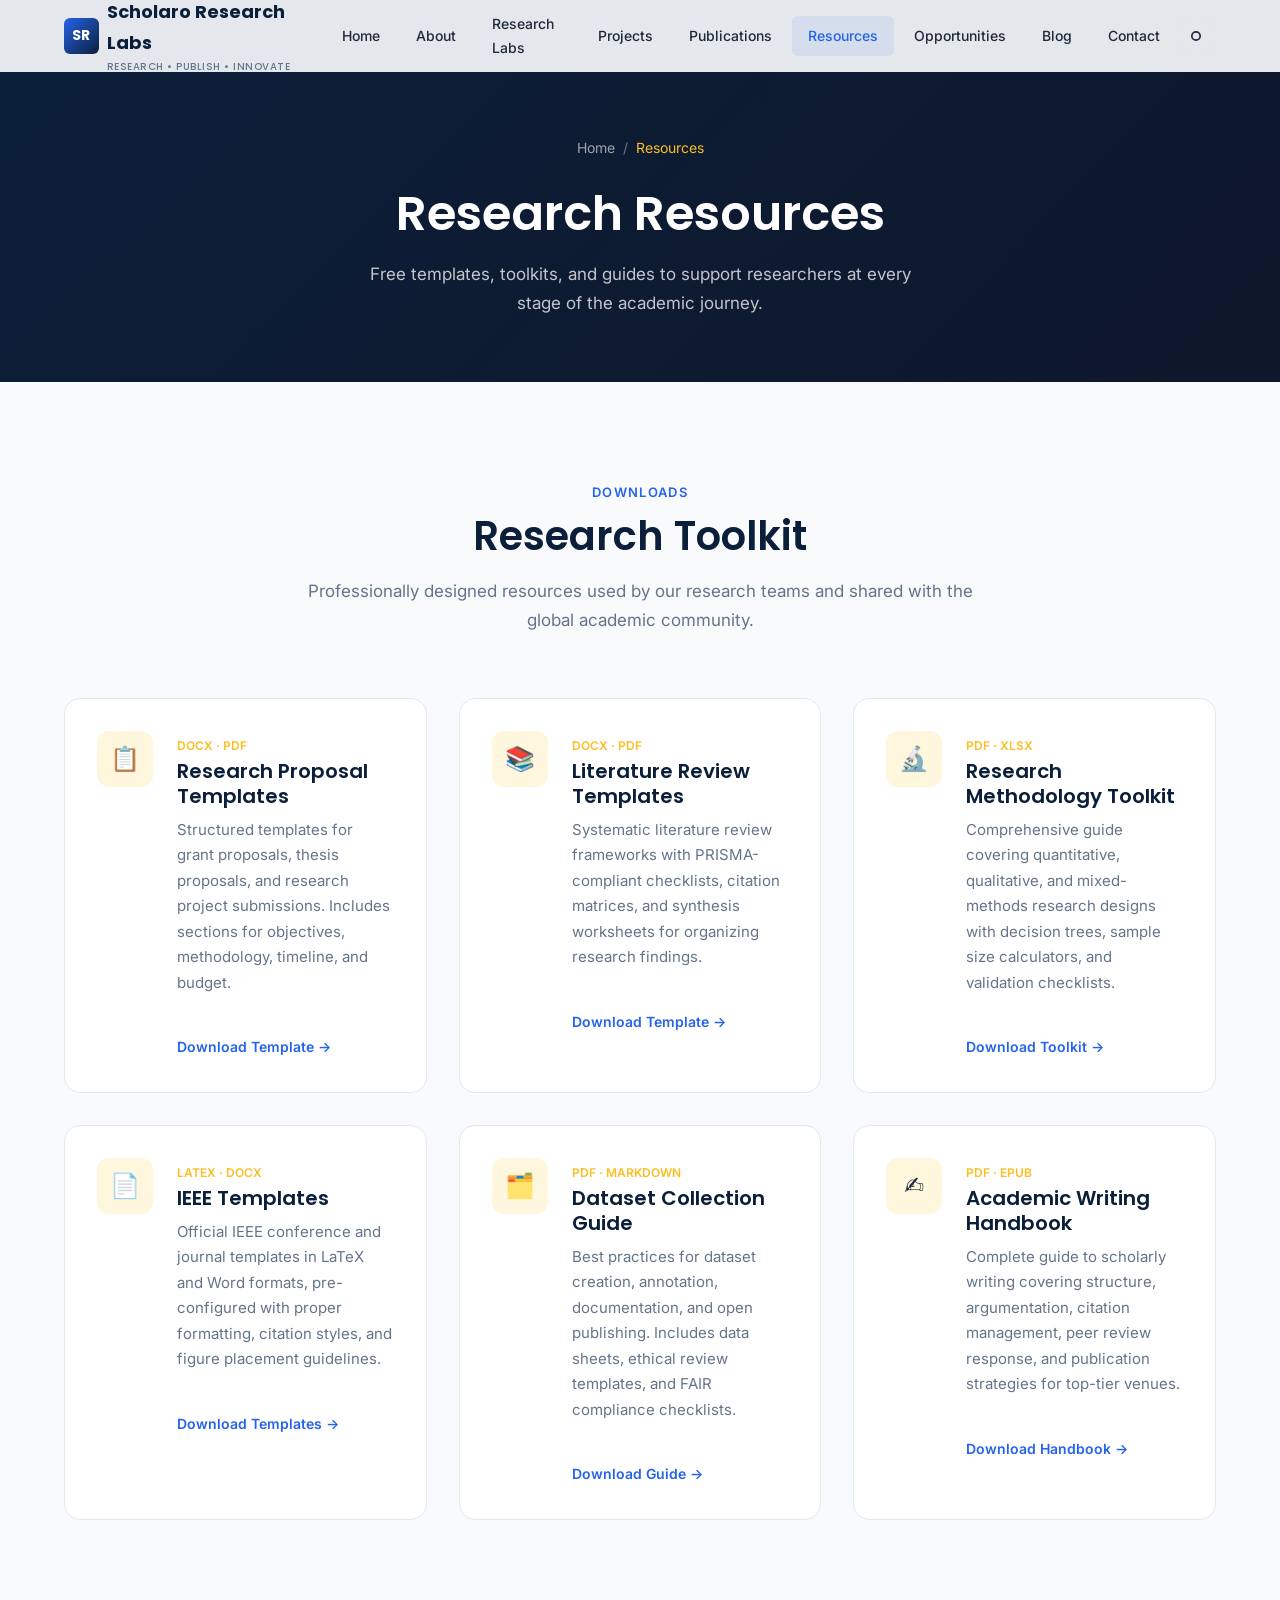
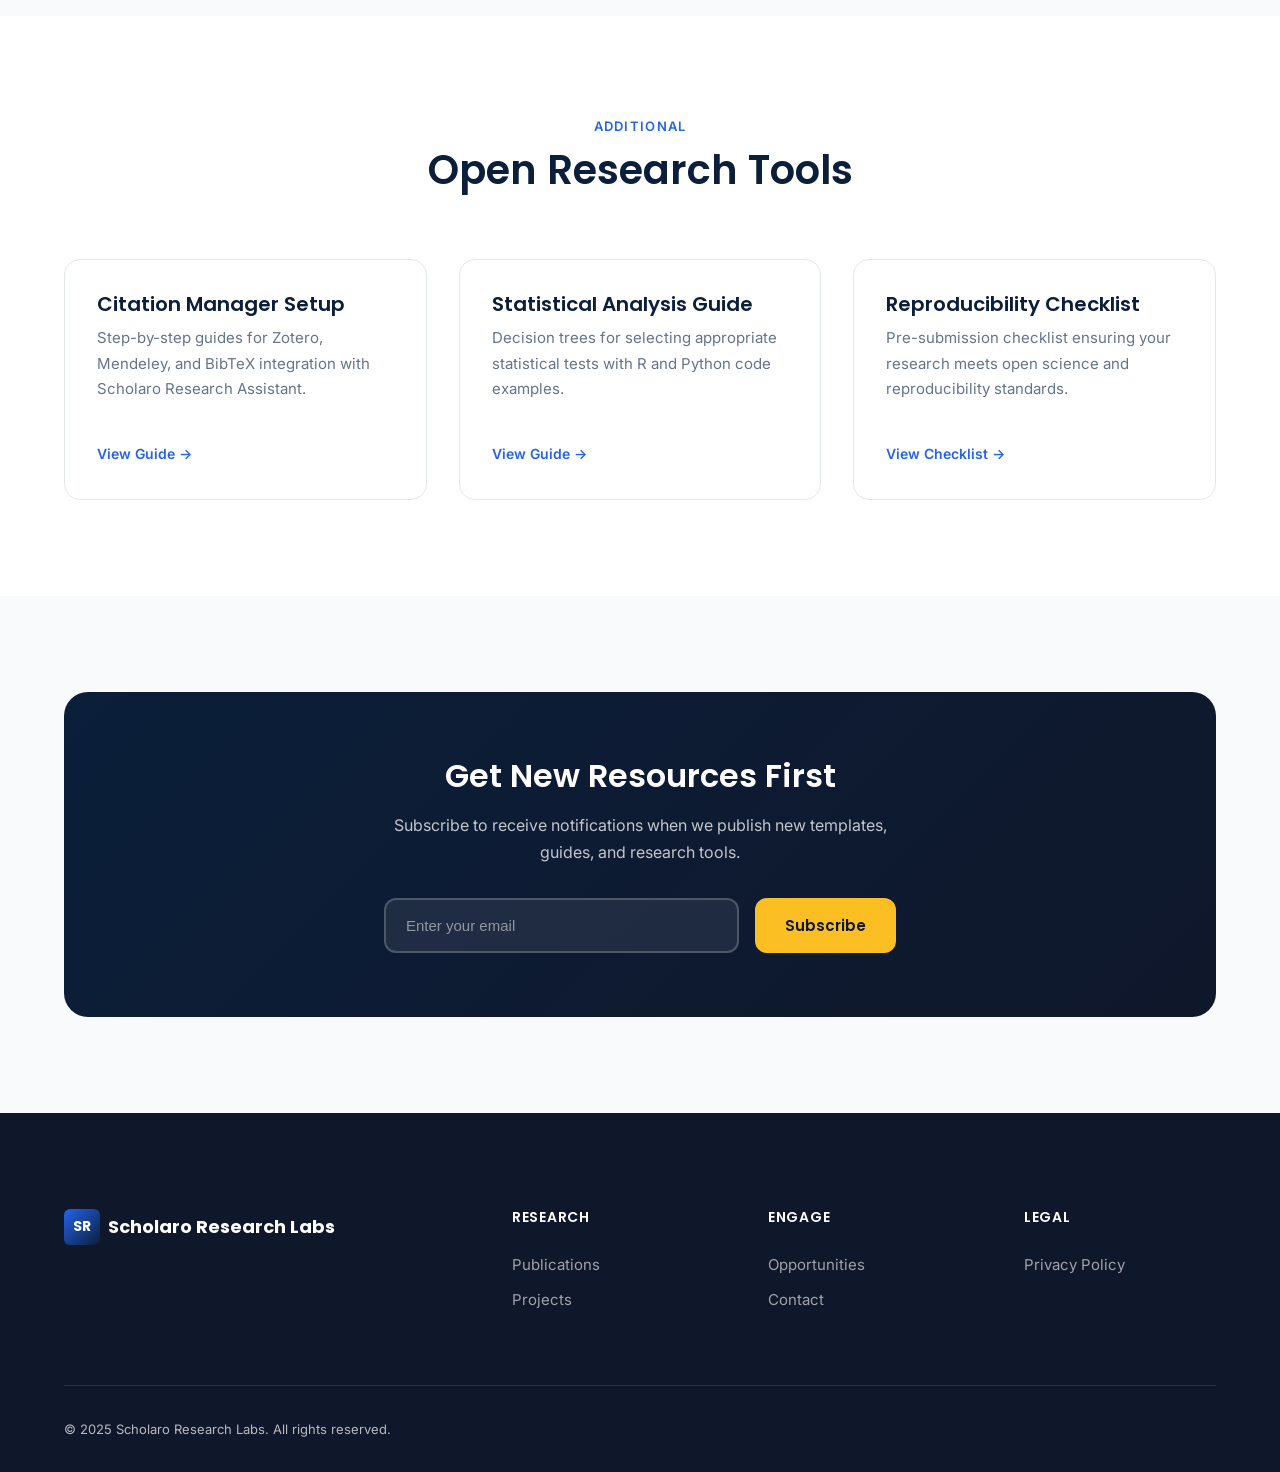
<file: resources.html>
<!DOCTYPE html>
<html lang="en">
<head>
  <meta charset="UTF-8">
  <meta name="viewport" content="width=device-width, initial-scale=1.0">
  <meta name="description" content="Free research resources from Scholaro Research Labs — proposal templates, literature review guides, methodology toolkits, IEEE templates, and academic writing handbooks.">
  <link rel="canonical" href="https://scholaro.org/resources.html">
  <meta property="og:title" content="Resources — Scholaro Research Labs">
  <title>Resources — Scholaro Research Labs</title>
  <link rel="preconnect" href="https://fonts.googleapis.com">
  <link rel="preconnect" href="https://fonts.gstatic.com" crossorigin>
  <link href="https://fonts.googleapis.com/css2?family=Inter:wght@400;500;600&family=Poppins:wght@500;600;700&display=swap" rel="stylesheet">
  <link rel="stylesheet" href="assets/css/style.css">
</head>
<body>
  <a href="#main-content" class="skip-link">Skip to main content</a>

  <header class="header" role="banner">
    <div class="container header__inner">
      <a href="index.html" class="logo" aria-label="Scholaro Research Labs — Home">
        <span class="logo__icon" aria-hidden="true">SR</span>
        <span>Scholaro Research Labs<span class="logo__tagline">Research • Publish • Innovate</span></span>
      </a>
      <nav class="nav" role="navigation" aria-label="Main navigation">
        <ul class="nav__list">
          <li class="nav__item"><a href="index.html" class="nav__link">Home</a></li>
          <li class="nav__item"><a href="about.html" class="nav__link">About</a></li>
          <li class="nav__item"><a href="research-labs.html" class="nav__link">Research Labs</a></li>
          <li class="nav__item"><a href="projects.html" class="nav__link">Projects</a></li>
          <li class="nav__item"><a href="publications.html" class="nav__link">Publications</a></li>
          <li class="nav__item"><a href="resources.html" class="nav__link">Resources</a></li>
          <li class="nav__item"><a href="opportunities.html" class="nav__link">Opportunities</a></li>
          <li class="nav__item"><a href="blog.html" class="nav__link">Blog</a></li>
          <li class="nav__item"><a href="contact.html" class="nav__link">Contact</a></li>
        </ul>
      </nav>
      <div class="header__actions">
        <button class="theme-toggle" aria-label="Switch to dark mode">
          <svg class="theme-toggle__icon theme-toggle__icon--light" width="20" height="20" viewBox="0 0 24 24" fill="none" stroke="currentColor" stroke-width="2" aria-hidden="true"><circle cx="12" cy="12" r="5"/></svg>
          <svg class="theme-toggle__icon theme-toggle__icon--dark" width="20" height="20" viewBox="0 0 24 24" fill="none" stroke="currentColor" stroke-width="2" aria-hidden="true"><path d="M21 12.79A9 9 0 1 1 11.21 3 7 7 0 0 0 21 12.79z"/></svg>
        </button>
        <button class="menu-toggle" aria-label="Open menu" aria-expanded="false" aria-controls="mobile-nav">
          <span class="menu-toggle__bar"></span><span class="menu-toggle__bar"></span><span class="menu-toggle__bar"></span>
        </button>
      </div>
    </div>
  </header>

  <div class="mobile-nav" id="mobile-nav" aria-hidden="true" role="dialog" aria-label="Mobile navigation">
    <div class="mobile-nav__panel">
      <a href="index.html" class="mobile-nav__link">Home</a>
      <a href="about.html" class="mobile-nav__link">About</a>
      <a href="research-labs.html" class="mobile-nav__link">Research Labs</a>
      <a href="projects.html" class="mobile-nav__link">Projects</a>
      <a href="publications.html" class="mobile-nav__link">Publications</a>
      <a href="resources.html" class="mobile-nav__link">Resources</a>
      <a href="opportunities.html" class="mobile-nav__link">Opportunities</a>
      <a href="blog.html" class="mobile-nav__link">Blog</a>
      <a href="contact.html" class="mobile-nav__link">Contact</a>
    </div>
  </div>

  <main id="main-content">
    <section class="page-hero">
      <div class="container">
        <nav class="breadcrumb" aria-label="Breadcrumb">
          <a href="index.html">Home</a><span>/</span><span aria-current="page">Resources</span>
        </nav>
        <h1 class="page-hero__title">Research Resources</h1>
        <p class="page-hero__desc">Free templates, toolkits, and guides to support researchers at every stage of the academic journey.</p>
      </div>
    </section>

    <section class="section">
      <div class="container">
        <div class="section-header reveal">
          <span class="section-label">Downloads</span>
          <h2 class="section-title">Research Toolkit</h2>
          <p class="section-desc">Professionally designed resources used by our research teams and shared with the global academic community.</p>
        </div>

        <div class="card-grid">
          <article class="card resource-card reveal">
            <div class="resource-card__icon" aria-hidden="true">📋</div>
            <div>
              <span class="resource-card__format">DOCX · PDF</span>
              <h2 class="card__title">Research Proposal Templates</h2>
              <p class="card__desc">Structured templates for grant proposals, thesis proposals, and research project submissions. Includes sections for objectives, methodology, timeline, and budget.</p>
              <a href="#" class="card__link" download>Download Template →</a>
            </div>
          </article>

          <article class="card resource-card reveal">
            <div class="resource-card__icon" aria-hidden="true">📚</div>
            <div>
              <span class="resource-card__format">DOCX · PDF</span>
              <h2 class="card__title">Literature Review Templates</h2>
              <p class="card__desc">Systematic literature review frameworks with PRISMA-compliant checklists, citation matrices, and synthesis worksheets for organizing research findings.</p>
              <a href="#" class="card__link" download>Download Template →</a>
            </div>
          </article>

          <article class="card resource-card reveal">
            <div class="resource-card__icon" aria-hidden="true">🔬</div>
            <div>
              <span class="resource-card__format">PDF · XLSX</span>
              <h2 class="card__title">Research Methodology Toolkit</h2>
              <p class="card__desc">Comprehensive guide covering quantitative, qualitative, and mixed-methods research designs with decision trees, sample size calculators, and validation checklists.</p>
              <a href="#" class="card__link" download>Download Toolkit →</a>
            </div>
          </article>

          <article class="card resource-card reveal">
            <div class="resource-card__icon" aria-hidden="true">📄</div>
            <div>
              <span class="resource-card__format">LaTeX · DOCX</span>
              <h2 class="card__title">IEEE Templates</h2>
              <p class="card__desc">Official IEEE conference and journal templates in LaTeX and Word formats, pre-configured with proper formatting, citation styles, and figure placement guidelines.</p>
              <a href="#" class="card__link" download>Download Templates →</a>
            </div>
          </article>

          <article class="card resource-card reveal">
            <div class="resource-card__icon" aria-hidden="true">🗂️</div>
            <div>
              <span class="resource-card__format">PDF · Markdown</span>
              <h2 class="card__title">Dataset Collection Guide</h2>
              <p class="card__desc">Best practices for dataset creation, annotation, documentation, and open publishing. Includes data sheets, ethical review templates, and FAIR compliance checklists.</p>
              <a href="#" class="card__link" download>Download Guide →</a>
            </div>
          </article>

          <article class="card resource-card reveal">
            <div class="resource-card__icon" aria-hidden="true">✍️</div>
            <div>
              <span class="resource-card__format">PDF · EPUB</span>
              <h2 class="card__title">Academic Writing Handbook</h2>
              <p class="card__desc">Complete guide to scholarly writing covering structure, argumentation, citation management, peer review response, and publication strategies for top-tier venues.</p>
              <a href="#" class="card__link" download>Download Handbook →</a>
            </div>
          </article>
        </div>
      </div>
    </section>

    <section class="section section--alt">
      <div class="container">
        <div class="section-header reveal">
          <span class="section-label">Additional</span>
          <h2 class="section-title">Open Research Tools</h2>
        </div>
        <div class="card-grid card-grid--3">
          <article class="card reveal">
            <h3 class="card__title">Citation Manager Setup</h3>
            <p class="card__desc">Step-by-step guides for Zotero, Mendeley, and BibTeX integration with Scholaro Research Assistant.</p>
            <a href="#" class="card__link">View Guide →</a>
          </article>
          <article class="card reveal">
            <h3 class="card__title">Statistical Analysis Guide</h3>
            <p class="card__desc">Decision trees for selecting appropriate statistical tests with R and Python code examples.</p>
            <a href="#" class="card__link">View Guide →</a>
          </article>
          <article class="card reveal">
            <h3 class="card__title">Reproducibility Checklist</h3>
            <p class="card__desc">Pre-submission checklist ensuring your research meets open science and reproducibility standards.</p>
            <a href="#" class="card__link">View Checklist →</a>
          </article>
        </div>
      </div>
    </section>

    <section class="section">
      <div class="container">
        <div class="newsletter reveal">
          <h2 class="newsletter__title">Get New Resources First</h2>
          <p class="newsletter__desc">Subscribe to receive notifications when we publish new templates, guides, and research tools.</p>
          <form class="newsletter__form" data-form aria-label="Resource updates subscription">
            <label for="resource-email" class="sr-only">Email address</label>
            <input type="email" id="resource-email" class="newsletter__input" placeholder="Enter your email" required>
            <button type="submit" class="btn btn--accent">Subscribe</button>
          </form>
        </div>
      </div>
    </section>
  </main>

  <footer class="footer" role="contentinfo">
    <div class="container">
      <div class="footer__grid">
        <div class="footer__brand"><a href="index.html" class="logo" style="color:#fff;"><span class="logo__icon" aria-hidden="true">SR</span><span>Scholaro Research Labs</span></a></div>
        <div><h3 class="footer__title">Research</h3><ul class="footer__links"><li><a href="publications.html">Publications</a></li><li><a href="projects.html">Projects</a></li></ul></div>
        <div><h3 class="footer__title">Engage</h3><ul class="footer__links"><li><a href="opportunities.html">Opportunities</a></li><li><a href="contact.html">Contact</a></li></ul></div>
        <div><h3 class="footer__title">Legal</h3><ul class="footer__links"><li><a href="#">Privacy Policy</a></li></ul></div>
      </div>
      <div class="footer__bottom"><p>&copy; 2025 Scholaro Research Labs. All rights reserved.</p></div>
    </div>
  </footer>

  <button class="back-to-top" aria-label="Back to top"><svg width="20" height="20" viewBox="0 0 24 24" fill="none" stroke="currentColor" stroke-width="2" aria-hidden="true"><path d="M18 15l-6-6-6 6"/></svg></button>
  <script src="assets/js/script.js" defer></script>
</body>
</html>
</file>
<file: assets/css/style.css>
/* ==========================================================================
   Scholaro Research Labs — Design System & Styles
   ========================================================================== */

/* --- Custom Properties --- */
:root {
  --color-primary: #0B1F3A;
  --color-secondary: #2563EB;
  --color-accent: #FBBF24;
  --color-surface: #F8FAFC;
  --color-dark: #0F172A;
  --color-white: #FFFFFF;
  --color-text: #1E293B;
  --color-text-muted: #64748B;
  --color-border: #E2E8F0;
  --color-success: #10B981;
  --color-overlay: rgba(11, 31, 58, 0.85);

  --font-heading: 'Poppins', system-ui, sans-serif;
  --font-body: 'Inter', system-ui, sans-serif;

  --space-xs: 0.25rem;
  --space-sm: 0.5rem;
  --space-md: 1rem;
  --space-lg: 1.5rem;
  --space-xl: 2rem;
  --space-2xl: 3rem;
  --space-3xl: 4rem;
  --space-4xl: 6rem;

  --radius-sm: 0.375rem;
  --radius-md: 0.75rem;
  --radius-lg: 1rem;
  --radius-xl: 1.5rem;
  --radius-full: 9999px;

  --shadow-sm: 0 1px 2px rgba(15, 23, 42, 0.05);
  --shadow-md: 0 4px 12px rgba(15, 23, 42, 0.08);
  --shadow-lg: 0 12px 32px rgba(15, 23, 42, 0.12);
  --shadow-xl: 0 24px 48px rgba(15, 23, 42, 0.16);

  --header-height: 4.5rem;
  --transition: 0.3s cubic-bezier(0.4, 0, 0.2, 1);
  --max-width: 75rem;
  --content-width: 42rem;
}

[data-theme="dark"] {
  --color-surface: #0F172A;
  --color-text: #F1F5F9;
  --color-text-muted: #94A3B8;
  --color-border: #334155;
  --color-white: #1E293B;
  --shadow-sm: 0 1px 2px rgba(0, 0, 0, 0.2);
  --shadow-md: 0 4px 12px rgba(0, 0, 0, 0.3);
  --shadow-lg: 0 12px 32px rgba(0, 0, 0, 0.4);
}

/* --- Reset & Base --- */
*,
*::before,
*::after {
  box-sizing: border-box;
  margin: 0;
  padding: 0;
}

html {
  scroll-behavior: smooth;
  font-size: 100%;
  -webkit-text-size-adjust: 100%;
}

@media (prefers-reduced-motion: reduce) {
  html { scroll-behavior: auto; }
  *, *::before, *::after {
    animation-duration: 0.01ms !important;
    animation-iteration-count: 1 !important;
    transition-duration: 0.01ms !important;
  }
}

body {
  font-family: var(--font-body);
  font-size: 1rem;
  line-height: 1.7;
  color: var(--color-text);
  background-color: var(--color-surface);
  overflow-x: hidden;
  -webkit-font-smoothing: antialiased;
}

img {
  max-width: 100%;
  height: auto;
  display: block;
}

a {
  color: var(--color-secondary);
  text-decoration: none;
  transition: color var(--transition);
}

a:hover { color: var(--color-accent); }

ul, ol { list-style: none; }

h1, h2, h3, h4, h5, h6 {
  font-family: var(--font-heading);
  font-weight: 600;
  line-height: 1.25;
  color: var(--color-primary);
}

[data-theme="dark"] h1,
[data-theme="dark"] h2,
[data-theme="dark"] h3,
[data-theme="dark"] h4,
[data-theme="dark"] h5,
[data-theme="dark"] h6 {
  color: var(--color-text);
}

p + p { margin-top: var(--space-md); }

/* --- Accessibility --- */
.skip-link {
  position: absolute;
  top: -100%;
  left: var(--space-md);
  z-index: 10000;
  padding: var(--space-sm) var(--space-md);
  background: var(--color-accent);
  color: var(--color-dark);
  font-weight: 600;
  border-radius: var(--radius-sm);
}

.skip-link:focus {
  top: var(--space-md);
  outline: 3px solid var(--color-secondary);
  outline-offset: 2px;
}

:focus-visible {
  outline: 3px solid var(--color-secondary);
  outline-offset: 2px;
}

.sr-only {
  position: absolute;
  width: 1px;
  height: 1px;
  padding: 0;
  margin: -1px;
  overflow: hidden;
  clip: rect(0, 0, 0, 0);
  white-space: nowrap;
  border: 0;
}

/* --- Layout --- */
.container {
  width: 100%;
  max-width: var(--max-width);
  margin-inline: auto;
  padding-inline: var(--space-lg);
}

.container--narrow {
  max-width: var(--content-width);
}

.section {
  padding-block: var(--space-4xl);
}

.section--alt {
  background: var(--color-white);
}

[data-theme="dark"] .section--alt {
  background: #1E293B;
}

.section-header {
  text-align: center;
  max-width: 42rem;
  margin-inline: auto;
  margin-bottom: var(--space-3xl);
}

.section-label {
  display: inline-block;
  font-size: 0.8125rem;
  font-weight: 600;
  letter-spacing: 0.1em;
  text-transform: uppercase;
  color: var(--color-secondary);
  margin-bottom: var(--space-sm);
}

.section-title {
  font-size: clamp(1.75rem, 4vw, 2.5rem);
  margin-bottom: var(--space-md);
}

.section-desc {
  color: var(--color-text-muted);
  font-size: 1.0625rem;
}

/* --- Buttons --- */
.btn {
  display: inline-flex;
  align-items: center;
  justify-content: center;
  gap: var(--space-sm);
  padding: 0.875rem 1.75rem;
  font-family: var(--font-heading);
  font-size: 0.9375rem;
  font-weight: 600;
  border: 2px solid transparent;
  border-radius: var(--radius-md);
  cursor: pointer;
  transition: all var(--transition);
  text-decoration: none;
  min-height: 2.75rem;
}

.btn--primary {
  background: var(--color-secondary);
  color: var(--color-white);
  border-color: var(--color-secondary);
}

.btn--primary:hover {
  background: #1D4ED8;
  border-color: #1D4ED8;
  color: var(--color-white);
  transform: translateY(-2px);
  box-shadow: var(--shadow-md);
}

.btn--secondary {
  background: transparent;
  color: var(--color-white);
  border-color: rgba(255, 255, 255, 0.4);
}

.btn--secondary:hover {
  background: rgba(255, 255, 255, 0.1);
  border-color: var(--color-white);
  color: var(--color-white);
}

.btn--accent {
  background: var(--color-accent);
  color: var(--color-dark);
  border-color: var(--color-accent);
}

.btn--accent:hover {
  background: #F59E0B;
  border-color: #F59E0B;
  color: var(--color-dark);
  transform: translateY(-2px);
}

.btn--outline {
  background: transparent;
  color: var(--color-secondary);
  border-color: var(--color-secondary);
}

.btn--outline:hover {
  background: var(--color-secondary);
  color: var(--color-white);
}

.btn--sm {
  padding: 0.5rem 1.25rem;
  font-size: 0.875rem;
  min-height: 2.25rem;
}

/* --- Header & Navigation --- */
.header {
  position: fixed;
  top: 0;
  left: 0;
  right: 0;
  z-index: 1000;
  height: var(--header-height);
  background: rgba(248, 250, 252, 0.92);
  backdrop-filter: blur(12px);
  -webkit-backdrop-filter: blur(12px);
  border-bottom: 1px solid transparent;
  transition: all var(--transition);
}

[data-theme="dark"] .header {
  background: rgba(15, 23, 42, 0.92);
}

.header--scrolled {
  border-bottom-color: var(--color-border);
  box-shadow: var(--shadow-sm);
}

.header__inner {
  display: flex;
  align-items: center;
  justify-content: space-between;
  height: var(--header-height);
}

.logo {
  display: flex;
  align-items: center;
  gap: var(--space-sm);
  text-decoration: none;
  color: var(--color-primary);
  font-family: var(--font-heading);
  font-weight: 700;
  font-size: 1.125rem;
}

[data-theme="dark"] .logo { color: var(--color-text); }

.logo__icon {
  width: 2.25rem;
  height: 2.25rem;
  background: linear-gradient(135deg, var(--color-secondary), var(--color-primary));
  border-radius: var(--radius-sm);
  display: flex;
  align-items: center;
  justify-content: center;
  color: var(--color-white);
  font-weight: 700;
  font-size: 0.875rem;
}

.logo__tagline {
  display: block;
  font-size: 0.625rem;
  font-weight: 500;
  letter-spacing: 0.05em;
  color: var(--color-text-muted);
  text-transform: uppercase;
}

.nav { display: flex; align-items: center; }

.nav__list {
  display: flex;
  align-items: center;
  gap: var(--space-xs);
}

.nav__link {
  display: block;
  padding: var(--space-sm) var(--space-md);
  font-size: 0.875rem;
  font-weight: 500;
  color: var(--color-text);
  border-radius: var(--radius-sm);
  transition: all var(--transition);
}

.nav__link:hover,
.nav__link--active {
  color: var(--color-secondary);
  background: rgba(37, 99, 235, 0.08);
}

.nav__item { position: relative; }

.nav__dropdown {
  position: absolute;
  top: 100%;
  left: 0;
  min-width: 16rem;
  padding: var(--space-sm);
  background: var(--color-white);
  border: 1px solid var(--color-border);
  border-radius: var(--radius-md);
  box-shadow: var(--shadow-lg);
  opacity: 0;
  visibility: hidden;
  transform: translateY(0.5rem);
  transition: all var(--transition);
}

[data-theme="dark"] .nav__dropdown {
  background: #1E293B;
}

.nav__item:hover .nav__dropdown,
.nav__item:focus-within .nav__dropdown {
  opacity: 1;
  visibility: visible;
  transform: translateY(0);
}

.nav__dropdown-link {
  display: block;
  padding: var(--space-sm) var(--space-md);
  font-size: 0.875rem;
  color: var(--color-text);
  border-radius: var(--radius-sm);
}

.nav__dropdown-link:hover {
  background: rgba(37, 99, 235, 0.08);
  color: var(--color-secondary);
}

.header__actions {
  display: flex;
  align-items: center;
  gap: var(--space-sm);
}

.theme-toggle {
  display: flex;
  align-items: center;
  justify-content: center;
  width: 2.5rem;
  height: 2.5rem;
  background: transparent;
  border: 1px solid var(--color-border);
  border-radius: var(--radius-md);
  cursor: pointer;
  color: var(--color-text);
  transition: all var(--transition);
}

.theme-toggle:hover {
  background: rgba(37, 99, 235, 0.08);
  border-color: var(--color-secondary);
}

.theme-toggle__icon--dark { display: none; }
[data-theme="dark"] .theme-toggle__icon--light { display: none; }
[data-theme="dark"] .theme-toggle__icon--dark { display: block; }

.menu-toggle {
  display: none;
  flex-direction: column;
  justify-content: center;
  gap: 5px;
  width: 2.5rem;
  height: 2.5rem;
  background: transparent;
  border: 1px solid var(--color-border);
  border-radius: var(--radius-md);
  cursor: pointer;
  padding: 0.5rem;
}

.menu-toggle__bar {
  display: block;
  width: 100%;
  height: 2px;
  background: var(--color-text);
  transition: all var(--transition);
}

.menu-toggle[aria-expanded="true"] .menu-toggle__bar:nth-child(1) {
  transform: rotate(45deg) translate(5px, 5px);
}

.menu-toggle[aria-expanded="true"] .menu-toggle__bar:nth-child(2) {
  opacity: 0;
}

.menu-toggle[aria-expanded="true"] .menu-toggle__bar:nth-child(3) {
  transform: rotate(-45deg) translate(5px, -5px);
}

/* Mobile Navigation */
.mobile-nav {
  position: fixed;
  inset: 0;
  z-index: 999;
  background: var(--color-overlay);
  opacity: 0;
  visibility: hidden;
  transition: all var(--transition);
}

.mobile-nav--open {
  opacity: 1;
  visibility: visible;
}

.mobile-nav__panel {
  position: absolute;
  top: 0;
  right: 0;
  width: min(20rem, 85vw);
  height: 100%;
  background: var(--color-surface);
  padding: var(--space-xl);
  padding-top: calc(var(--header-height) + var(--space-md));
  overflow-y: auto;
  transform: translateX(100%);
  transition: transform var(--transition);
}

.mobile-nav--open .mobile-nav__panel {
  transform: translateX(0);
}

.mobile-nav__link {
  display: block;
  padding: var(--space-md);
  font-size: 1rem;
  font-weight: 500;
  color: var(--color-text);
  border-bottom: 1px solid var(--color-border);
}

.mobile-nav__sub {
  padding-left: var(--space-lg);
}

.mobile-nav__sub .mobile-nav__link {
  font-size: 0.875rem;
  color: var(--color-text-muted);
}

/* --- Hero --- */
.hero {
  position: relative;
  min-height: 100vh;
  display: flex;
  align-items: center;
  padding-top: var(--header-height);
  background: linear-gradient(135deg, var(--color-primary) 0%, #1E3A5F 50%, var(--color-dark) 100%);
  overflow: hidden;
}

.hero::before {
  content: '';
  position: absolute;
  inset: 0;
  background:
    radial-gradient(circle at 20% 80%, rgba(37, 99, 235, 0.15) 0%, transparent 50%),
    radial-gradient(circle at 80% 20%, rgba(251, 191, 36, 0.08) 0%, transparent 50%);
  pointer-events: none;
}

.hero__grid {
  position: absolute;
  inset: 0;
  background-image:
    linear-gradient(rgba(255,255,255,0.03) 1px, transparent 1px),
    linear-gradient(90deg, rgba(255,255,255,0.03) 1px, transparent 1px);
  background-size: 60px 60px;
  mask-image: radial-gradient(ellipse at center, black 20%, transparent 70%);
}

.hero__content {
  position: relative;
  z-index: 1;
  max-width: 48rem;
}

.hero__badge {
  display: inline-flex;
  align-items: center;
  gap: var(--space-sm);
  padding: var(--space-sm) var(--space-md);
  background: rgba(255, 255, 255, 0.08);
  border: 1px solid rgba(255, 255, 255, 0.15);
  border-radius: var(--radius-full);
  font-size: 0.8125rem;
  font-weight: 500;
  color: rgba(255, 255, 255, 0.9);
  margin-bottom: var(--space-xl);
}

.hero__badge-dot {
  width: 0.5rem;
  height: 0.5rem;
  background: var(--color-accent);
  border-radius: 50%;
  animation: pulse 2s infinite;
}

@keyframes pulse {
  0%, 100% { opacity: 1; }
  50% { opacity: 0.5; }
}

.hero__title {
  font-size: clamp(2.25rem, 6vw, 3.75rem);
  font-weight: 700;
  color: var(--color-white);
  margin-bottom: var(--space-lg);
  letter-spacing: -0.02em;
}

.hero__title span {
  background: linear-gradient(90deg, var(--color-accent), #FDE68A);
  -webkit-background-clip: text;
  -webkit-text-fill-color: transparent;
  background-clip: text;
}

.hero__subtitle {
  font-size: clamp(1rem, 2vw, 1.25rem);
  color: rgba(255, 255, 255, 0.8);
  margin-bottom: var(--space-2xl);
  max-width: 38rem;
  line-height: 1.8;
}

.hero__actions {
  display: flex;
  flex-wrap: wrap;
  gap: var(--space-md);
  margin-bottom: var(--space-3xl);
}

.hero__stats {
  display: grid;
  grid-template-columns: repeat(auto-fit, minmax(8rem, 1fr));
  gap: var(--space-lg);
  padding-top: var(--space-2xl);
  border-top: 1px solid rgba(255, 255, 255, 0.1);
}

.hero__stat-value {
  font-family: var(--font-heading);
  font-size: 2rem;
  font-weight: 700;
  color: var(--color-white);
}

.hero__stat-label {
  font-size: 0.8125rem;
  color: rgba(255, 255, 255, 0.6);
  margin-top: var(--space-xs);
}

/* Page Hero (inner pages) */
.page-hero {
  padding-top: calc(var(--header-height) + var(--space-3xl));
  padding-bottom: var(--space-3xl);
  background: linear-gradient(135deg, var(--color-primary), var(--color-dark));
  text-align: center;
}

.page-hero__title {
  font-size: clamp(2rem, 5vw, 3rem);
  color: var(--color-white);
  margin-bottom: var(--space-md);
}

.page-hero__desc {
  color: rgba(255, 255, 255, 0.75);
  max-width: 36rem;
  margin-inline: auto;
  font-size: 1.0625rem;
}

.breadcrumb {
  display: flex;
  justify-content: center;
  flex-wrap: wrap;
  gap: var(--space-sm);
  margin-bottom: var(--space-lg);
  font-size: 0.875rem;
}

.breadcrumb a {
  color: rgba(255, 255, 255, 0.6);
}

.breadcrumb a:hover { color: var(--color-accent); }

.breadcrumb span { color: rgba(255, 255, 255, 0.4); }
.breadcrumb [aria-current="page"] { color: var(--color-accent); }

/* --- Stats Section --- */
.stats-grid {
  display: grid;
  grid-template-columns: repeat(auto-fit, minmax(12rem, 1fr));
  gap: var(--space-xl);
}

.stat-card {
  text-align: center;
  padding: var(--space-xl);
}

.stat-card__value {
  font-family: var(--font-heading);
  font-size: clamp(2rem, 4vw, 3rem);
  font-weight: 700;
  color: var(--color-secondary);
  line-height: 1;
}

.stat-card__label {
  font-size: 0.9375rem;
  color: var(--color-text-muted);
  margin-top: var(--space-sm);
}

.stat-card__desc {
  font-size: 0.8125rem;
  color: var(--color-text-muted);
  margin-top: var(--space-xs);
}

/* --- Cards --- */
.card-grid {
  display: grid;
  grid-template-columns: repeat(auto-fit, minmax(18rem, 1fr));
  gap: var(--space-xl);
}

.card-grid--2 {
  grid-template-columns: repeat(auto-fit, minmax(22rem, 1fr));
}

.card-grid--3 {
  grid-template-columns: repeat(auto-fit, minmax(16rem, 1fr));
}

.card {
  background: var(--color-white);
  border: 1px solid var(--color-border);
  border-radius: var(--radius-lg);
  padding: var(--space-xl);
  transition: all var(--transition);
}

[data-theme="dark"] .card {
  background: #1E293B;
}

.card:hover {
  transform: translateY(-4px);
  box-shadow: var(--shadow-lg);
  border-color: var(--color-secondary);
}

.card__icon {
  width: 3rem;
  height: 3rem;
  display: flex;
  align-items: center;
  justify-content: center;
  background: rgba(37, 99, 235, 0.1);
  border-radius: var(--radius-md);
  font-size: 1.5rem;
  margin-bottom: var(--space-lg);
}

.card__tag {
  display: inline-block;
  padding: 0.25rem 0.75rem;
  font-size: 0.75rem;
  font-weight: 600;
  text-transform: uppercase;
  letter-spacing: 0.05em;
  border-radius: var(--radius-full);
  background: rgba(37, 99, 235, 0.1);
  color: var(--color-secondary);
  margin-bottom: var(--space-md);
}

.card__title {
  font-size: 1.25rem;
  margin-bottom: var(--space-sm);
}

.card__desc {
  color: var(--color-text-muted);
  font-size: 0.9375rem;
  margin-bottom: var(--space-lg);
}

.card__meta {
  display: flex;
  flex-wrap: wrap;
  gap: var(--space-sm);
  font-size: 0.8125rem;
  color: var(--color-text-muted);
  padding-top: var(--space-md);
  border-top: 1px solid var(--color-border);
}

.card__link {
  display: inline-flex;
  align-items: center;
  gap: var(--space-xs);
  font-weight: 600;
  font-size: 0.875rem;
  color: var(--color-secondary);
  margin-top: var(--space-md);
}

.card__link:hover { gap: var(--space-sm); }

/* Project Card */
.project-card {
  position: relative;
  overflow: hidden;
}

.project-card__status {
  position: absolute;
  top: var(--space-md);
  right: var(--space-md);
  padding: 0.25rem 0.75rem;
  font-size: 0.75rem;
  font-weight: 600;
  border-radius: var(--radius-full);
}

.project-card__status--active {
  background: rgba(16, 185, 129, 0.15);
  color: var(--color-success);
}

.project-card__status--development {
  background: rgba(251, 191, 36, 0.15);
  color: #D97706;
}

.project-card__tech {
  display: flex;
  flex-wrap: wrap;
  gap: var(--space-xs);
  margin: var(--space-md) 0;
}

.tech-tag {
  padding: 0.2rem 0.6rem;
  font-size: 0.75rem;
  background: var(--color-surface);
  border: 1px solid var(--color-border);
  border-radius: var(--radius-sm);
  color: var(--color-text-muted);
}

.project-card__scope {
  font-size: 0.8125rem;
  color: var(--color-text-muted);
  font-style: italic;
}

/* --- Domain Cards --- */
.domain-card {
  position: relative;
  padding: var(--space-2xl);
  border-radius: var(--radius-lg);
  background: linear-gradient(135deg, var(--color-primary), #1E3A5F);
  color: var(--color-white);
  overflow: hidden;
  min-height: 14rem;
  display: flex;
  flex-direction: column;
  justify-content: flex-end;
}

.domain-card::before {
  content: '';
  position: absolute;
  top: -50%;
  right: -50%;
  width: 100%;
  height: 100%;
  background: radial-gradient(circle, rgba(37, 99, 235, 0.3) 0%, transparent 70%);
}

.domain-card__number {
  position: absolute;
  top: var(--space-lg);
  right: var(--space-lg);
  font-family: var(--font-heading);
  font-size: 3rem;
  font-weight: 700;
  opacity: 0.15;
}

.domain-card__title {
  font-size: 1.25rem;
  color: var(--color-white);
  margin-bottom: var(--space-sm);
  position: relative;
}

.domain-card__desc {
  font-size: 0.875rem;
  color: rgba(255, 255, 255, 0.7);
  position: relative;
}

/* --- Publications --- */
.pub-controls {
  display: flex;
  flex-wrap: wrap;
  gap: var(--space-md);
  margin-bottom: var(--space-2xl);
  padding: var(--space-lg);
  background: var(--color-white);
  border: 1px solid var(--color-border);
  border-radius: var(--radius-lg);
}

[data-theme="dark"] .pub-controls {
  background: #1E293B;
}

.pub-search {
  flex: 1;
  min-width: 14rem;
  position: relative;
}

.pub-search input {
  width: 100%;
  padding: 0.75rem 1rem 0.75rem 2.5rem;
  border: 1px solid var(--color-border);
  border-radius: var(--radius-md);
  font-family: var(--font-body);
  font-size: 0.9375rem;
  background: var(--color-surface);
  color: var(--color-text);
}

.pub-search input:focus {
  outline: none;
  border-color: var(--color-secondary);
  box-shadow: 0 0 0 3px rgba(37, 99, 235, 0.15);
}

.pub-search__icon {
  position: absolute;
  left: 0.875rem;
  top: 50%;
  transform: translateY(-50%);
  color: var(--color-text-muted);
  pointer-events: none;
}

.pub-filter select,
.pub-sort select {
  padding: 0.75rem 2rem 0.75rem 1rem;
  border: 1px solid var(--color-border);
  border-radius: var(--radius-md);
  font-family: var(--font-body);
  font-size: 0.9375rem;
  background: var(--color-surface);
  color: var(--color-text);
  cursor: pointer;
  appearance: none;
  background-image: url("data:image/svg+xml,%3Csvg xmlns='http://www.w3.org/2000/svg' width='12' height='12' viewBox='0 0 12 12'%3E%3Cpath fill='%2364748B' d='M6 8L1 3h10z'/%3E%3C/svg%3E");
  background-repeat: no-repeat;
  background-position: right 0.75rem center;
}

.pub-list { display: flex; flex-direction: column; gap: var(--space-md); }

.pub-item {
  display: grid;
  grid-template-columns: auto 1fr auto;
  gap: var(--space-lg);
  align-items: start;
  padding: var(--space-lg);
  background: var(--color-white);
  border: 1px solid var(--color-border);
  border-radius: var(--radius-md);
  transition: all var(--transition);
}

[data-theme="dark"] .pub-item {
  background: #1E293B;
}

.pub-item:hover {
  border-color: var(--color-secondary);
  box-shadow: var(--shadow-sm);
}

.pub-item[hidden] { display: none; }

.pub-item__type {
  padding: 0.375rem 0.75rem;
  font-size: 0.75rem;
  font-weight: 600;
  text-transform: uppercase;
  letter-spacing: 0.05em;
  border-radius: var(--radius-sm);
  white-space: nowrap;
}

.pub-item__type--journal { background: rgba(37, 99, 235, 0.1); color: var(--color-secondary); }
.pub-item__type--conference { background: rgba(16, 185, 129, 0.1); color: var(--color-success); }
.pub-item__type--book { background: rgba(139, 92, 246, 0.1); color: #7C3AED; }
.pub-item__type--patent { background: rgba(251, 191, 36, 0.15); color: #D97706; }
.pub-item__type--report { background: rgba(236, 72, 153, 0.1); color: #DB2777; }
.pub-item__type--whitepaper { background: rgba(14, 165, 233, 0.1); color: #0284C7; }

.pub-item__title {
  font-size: 1.0625rem;
  margin-bottom: var(--space-xs);
}

.pub-item__authors {
  font-size: 0.875rem;
  color: var(--color-text-muted);
  margin-bottom: var(--space-xs);
}

.pub-item__venue {
  font-size: 0.8125rem;
  color: var(--color-text-muted);
}

.pub-item__actions {
  display: flex;
  flex-direction: column;
  gap: var(--space-sm);
  align-items: flex-end;
}

.pub-item__doi {
  font-size: 0.75rem;
  color: var(--color-secondary);
  font-family: monospace;
}

.pub-count {
  text-align: center;
  padding: var(--space-lg);
  color: var(--color-text-muted);
  font-size: 0.875rem;
}

/* --- Testimonials --- */
.testimonial-grid {
  display: grid;
  grid-template-columns: repeat(auto-fit, minmax(20rem, 1fr));
  gap: var(--space-xl);
}

.testimonial {
  padding: var(--space-xl);
  background: var(--color-white);
  border: 1px solid var(--color-border);
  border-radius: var(--radius-lg);
  position: relative;
}

[data-theme="dark"] .testimonial {
  background: #1E293B;
}

.testimonial__quote {
  font-size: 1rem;
  color: var(--color-text);
  margin-bottom: var(--space-lg);
  line-height: 1.8;
}

.testimonial__quote::before {
  content: '\201C';
  font-size: 3rem;
  color: var(--color-secondary);
  opacity: 0.3;
  line-height: 0;
  display: block;
  margin-bottom: var(--space-sm);
}

.testimonial__author {
  display: flex;
  align-items: center;
  gap: var(--space-md);
}

.testimonial__avatar {
  width: 3rem;
  height: 3rem;
  border-radius: 50%;
  background: linear-gradient(135deg, var(--color-secondary), var(--color-primary));
  display: flex;
  align-items: center;
  justify-content: center;
  color: var(--color-white);
  font-weight: 600;
  font-size: 0.875rem;
}

.testimonial__name {
  font-weight: 600;
  font-size: 0.9375rem;
}

.testimonial__role {
  font-size: 0.8125rem;
  color: var(--color-text-muted);
}

/* --- Newsletter --- */
.newsletter {
  background: linear-gradient(135deg, var(--color-primary), var(--color-dark));
  border-radius: var(--radius-xl);
  padding: var(--space-3xl);
  text-align: center;
  color: var(--color-white);
}

.newsletter__title {
  font-size: clamp(1.5rem, 3vw, 2rem);
  color: var(--color-white);
  margin-bottom: var(--space-md);
}

.newsletter__desc {
  color: rgba(255, 255, 255, 0.75);
  max-width: 32rem;
  margin-inline: auto;
  margin-bottom: var(--space-xl);
}

.newsletter__form {
  display: flex;
  flex-wrap: wrap;
  gap: var(--space-md);
  max-width: 32rem;
  margin-inline: auto;
  justify-content: center;
}

.newsletter__input {
  flex: 1;
  min-width: 14rem;
  padding: 0.875rem 1.25rem;
  border: 2px solid rgba(255, 255, 255, 0.2);
  border-radius: var(--radius-md);
  background: rgba(255, 255, 255, 0.08);
  color: var(--color-white);
  font-size: 0.9375rem;
}

.newsletter__input::placeholder { color: rgba(255, 255, 255, 0.5); }

.newsletter__input:focus {
  outline: none;
  border-color: var(--color-accent);
}

/* --- CTA Section --- */
.cta-section {
  text-align: center;
  padding: var(--space-4xl) var(--space-lg);
  background: linear-gradient(135deg, var(--color-secondary), #1D4ED8);
  border-radius: var(--radius-xl);
  color: var(--color-white);
}

.cta-section__title {
  font-size: clamp(1.75rem, 4vw, 2.5rem);
  color: var(--color-white);
  margin-bottom: var(--space-md);
}

.cta-section__desc {
  color: rgba(255, 255, 255, 0.85);
  max-width: 36rem;
  margin-inline: auto;
  margin-bottom: var(--space-xl);
}

.cta-section__actions {
  display: flex;
  flex-wrap: wrap;
  gap: var(--space-md);
  justify-content: center;
}

/* --- Forms --- */
.form-group {
  margin-bottom: var(--space-lg);
}

.form-label {
  display: block;
  font-size: 0.875rem;
  font-weight: 600;
  margin-bottom: var(--space-sm);
  color: var(--color-text);
}

.form-input,
.form-textarea,
.form-select {
  width: 100%;
  padding: 0.875rem 1rem;
  border: 1px solid var(--color-border);
  border-radius: var(--radius-md);
  font-family: var(--font-body);
  font-size: 0.9375rem;
  background: var(--color-white);
  color: var(--color-text);
  transition: border-color var(--transition);
}

[data-theme="dark"] .form-input,
[data-theme="dark"] .form-textarea,
[data-theme="dark"] .form-select {
  background: #1E293B;
}

.form-input:focus,
.form-textarea:focus,
.form-select:focus {
  outline: none;
  border-color: var(--color-secondary);
  box-shadow: 0 0 0 3px rgba(37, 99, 235, 0.15);
}

.form-textarea { min-height: 8rem; resize: vertical; }

.form-row {
  display: grid;
  grid-template-columns: repeat(auto-fit, minmax(14rem, 1fr));
  gap: var(--space-lg);
}

/* --- About / Timeline --- */
.timeline {
  position: relative;
  padding-left: var(--space-2xl);
}

.timeline::before {
  content: '';
  position: absolute;
  left: 0;
  top: 0;
  bottom: 0;
  width: 2px;
  background: var(--color-border);
}

.timeline__item {
  position: relative;
  padding-bottom: var(--space-2xl);
}

.timeline__item::before {
  content: '';
  position: absolute;
  left: calc(-1 * var(--space-2xl) - 5px);
  top: 0.25rem;
  width: 12px;
  height: 12px;
  background: var(--color-secondary);
  border-radius: 50%;
  border: 3px solid var(--color-surface);
}

.timeline__year {
  font-family: var(--font-heading);
  font-weight: 700;
  color: var(--color-secondary);
  margin-bottom: var(--space-xs);
}

.timeline__title {
  font-size: 1.125rem;
  margin-bottom: var(--space-sm);
}

.timeline__desc {
  color: var(--color-text-muted);
  font-size: 0.9375rem;
}

/* --- Values Grid --- */
.values-grid {
  display: grid;
  grid-template-columns: repeat(auto-fit, minmax(16rem, 1fr));
  gap: var(--space-xl);
}

.value-item {
  text-align: center;
  padding: var(--space-xl);
}

.value-item__icon {
  font-size: 2.5rem;
  margin-bottom: var(--space-md);
}

.value-item__title {
  font-size: 1.125rem;
  margin-bottom: var(--space-sm);
}

.value-item__desc {
  font-size: 0.9375rem;
  color: var(--color-text-muted);
}

/* --- Lab Detail --- */
.lab-section {
  scroll-margin-top: calc(var(--header-height) + var(--space-md));
  padding-block: var(--space-3xl);
  border-bottom: 1px solid var(--color-border);
}

.lab-section:last-child { border-bottom: none; }

.lab-section__header {
  display: grid;
  grid-template-columns: auto 1fr;
  gap: var(--space-xl);
  align-items: start;
  margin-bottom: var(--space-2xl);
}

.lab-section__icon {
  width: 4rem;
  height: 4rem;
  display: flex;
  align-items: center;
  justify-content: center;
  background: rgba(37, 99, 235, 0.1);
  border-radius: var(--radius-lg);
  font-size: 2rem;
}

.lab-section__title {
  font-size: clamp(1.5rem, 3vw, 2rem);
  margin-bottom: var(--space-sm);
}

.lab-section__lead {
  color: var(--color-text-muted);
  font-size: 1.0625rem;
}

.lab-nav {
  position: sticky;
  top: calc(var(--header-height) + var(--space-md));
  display: flex;
  flex-direction: column;
  gap: var(--space-xs);
}

.lab-nav__link {
  padding: var(--space-sm) var(--space-md);
  font-size: 0.875rem;
  color: var(--color-text-muted);
  border-left: 2px solid transparent;
  transition: all var(--transition);
}

.lab-nav__link:hover,
.lab-nav__link--active {
  color: var(--color-secondary);
  border-left-color: var(--color-secondary);
  background: rgba(37, 99, 235, 0.05);
}

.two-col {
  display: grid;
  grid-template-columns: 14rem 1fr;
  gap: var(--space-3xl);
}

/* --- Resources --- */
.resource-card {
  display: flex;
  gap: var(--space-lg);
  align-items: flex-start;
}

.resource-card__icon {
  flex-shrink: 0;
  width: 3.5rem;
  height: 3.5rem;
  display: flex;
  align-items: center;
  justify-content: center;
  background: rgba(251, 191, 36, 0.15);
  border-radius: var(--radius-md);
  font-size: 1.5rem;
}

.resource-card__format {
  font-size: 0.75rem;
  font-weight: 600;
  text-transform: uppercase;
  color: var(--color-accent);
  margin-bottom: var(--space-xs);
}

/* --- Opportunities --- */
.opp-card {
  border-left: 4px solid var(--color-secondary);
}

.opp-card__details {
  display: flex;
  flex-wrap: wrap;
  gap: var(--space-md);
  margin: var(--space-md) 0;
  font-size: 0.875rem;
}

.opp-card__detail {
  display: flex;
  align-items: center;
  gap: var(--space-xs);
  color: var(--color-text-muted);
}

/* --- Blog --- */
.blog-card__date {
  font-size: 0.8125rem;
  color: var(--color-text-muted);
  margin-bottom: var(--space-sm);
}

.blog-card__read-time {
  font-size: 0.8125rem;
  color: var(--color-text-muted);
}

/* --- Contact --- */
.contact-grid {
  display: grid;
  grid-template-columns: 1fr 1.2fr;
  gap: var(--space-3xl);
}

.contact-info__item {
  display: flex;
  gap: var(--space-md);
  margin-bottom: var(--space-xl);
}

.contact-info__icon {
  flex-shrink: 0;
  width: 2.5rem;
  height: 2.5rem;
  display: flex;
  align-items: center;
  justify-content: center;
  background: rgba(37, 99, 235, 0.1);
  border-radius: var(--radius-md);
  color: var(--color-secondary);
}

.contact-info__label {
  font-size: 0.8125rem;
  color: var(--color-text-muted);
  margin-bottom: var(--space-xs);
}

.contact-info__value {
  font-weight: 500;
}

.map-placeholder {
  width: 100%;
  height: 16rem;
  background: linear-gradient(135deg, var(--color-primary), var(--color-dark));
  border-radius: var(--radius-lg);
  display: flex;
  align-items: center;
  justify-content: center;
  color: rgba(255, 255, 255, 0.6);
  margin-top: var(--space-xl);
}

/* --- Footer --- */
.footer {
  background: var(--color-dark);
  color: rgba(255, 255, 255, 0.7);
  padding-top: var(--space-4xl);
}

.footer__grid {
  display: grid;
  grid-template-columns: 2fr repeat(3, 1fr);
  gap: var(--space-3xl);
  padding-bottom: var(--space-3xl);
  border-bottom: 1px solid rgba(255, 255, 255, 0.1);
}

.footer__brand p {
  margin-top: var(--space-md);
  font-size: 0.9375rem;
  line-height: 1.7;
}

.footer__title {
  font-size: 0.875rem;
  font-weight: 600;
  color: var(--color-white);
  text-transform: uppercase;
  letter-spacing: 0.05em;
  margin-bottom: var(--space-lg);
}

.footer__links li { margin-bottom: var(--space-sm); }

.footer__links a {
  font-size: 0.9375rem;
  color: rgba(255, 255, 255, 0.6);
  transition: color var(--transition);
}

.footer__links a:hover { color: var(--color-accent); }

.footer__social {
  display: flex;
  gap: var(--space-md);
  margin-top: var(--space-lg);
}

.footer__social a {
  width: 2.5rem;
  height: 2.5rem;
  display: flex;
  align-items: center;
  justify-content: center;
  border: 1px solid rgba(255, 255, 255, 0.2);
  border-radius: var(--radius-md);
  color: rgba(255, 255, 255, 0.7);
  transition: all var(--transition);
}

.footer__social a:hover {
  background: var(--color-secondary);
  border-color: var(--color-secondary);
  color: var(--color-white);
}

.footer__bottom {
  display: flex;
  flex-wrap: wrap;
  justify-content: space-between;
  align-items: center;
  gap: var(--space-md);
  padding-block: var(--space-xl);
  font-size: 0.8125rem;
}

.footer__bottom a {
  color: rgba(255, 255, 255, 0.5);
}

.footer__bottom a:hover { color: var(--color-accent); }

/* --- Back to Top --- */
.back-to-top {
  position: fixed;
  bottom: var(--space-xl);
  right: var(--space-xl);
  width: 3rem;
  height: 3rem;
  display: flex;
  align-items: center;
  justify-content: center;
  background: var(--color-secondary);
  color: var(--color-white);
  border: none;
  border-radius: var(--radius-md);
  cursor: pointer;
  box-shadow: var(--shadow-lg);
  opacity: 0;
  visibility: hidden;
  transform: translateY(1rem);
  transition: all var(--transition);
  z-index: 900;
}

.back-to-top--visible {
  opacity: 1;
  visibility: visible;
  transform: translateY(0);
}

.back-to-top:hover {
  background: #1D4ED8;
  transform: translateY(-2px);
}

/* --- Scroll Reveal --- */
.reveal {
  opacity: 0;
  transform: translateY(2rem);
  transition: opacity 0.6s ease, transform 0.6s ease;
}

.reveal--visible {
  opacity: 1;
  transform: translateY(0);
}

/* --- Pillars --- */
.pillars {
  display: flex;
  flex-wrap: wrap;
  gap: var(--space-sm);
  justify-content: center;
  margin-top: var(--space-xl);
}

.pillar-tag {
  padding: 0.5rem 1rem;
  font-size: 0.8125rem;
  font-weight: 500;
  background: rgba(37, 99, 235, 0.08);
  border: 1px solid var(--color-border);
  border-radius: var(--radius-full);
  color: var(--color-text);
}

/* --- Audience Cards --- */
.audience-grid {
  display: grid;
  grid-template-columns: repeat(auto-fit, minmax(14rem, 1fr));
  gap: var(--space-lg);
}

.audience-card {
  padding: var(--space-lg);
  text-align: center;
  border: 1px solid var(--color-border);
  border-radius: var(--radius-md);
  background: var(--color-white);
  transition: all var(--transition);
}

[data-theme="dark"] .audience-card {
  background: #1E293B;
}

.audience-card:hover {
  border-color: var(--color-secondary);
  transform: translateY(-2px);
}

.audience-card__icon { font-size: 2rem; margin-bottom: var(--space-sm); }
.audience-card__title { font-size: 1rem; margin-bottom: var(--space-xs); }
.audience-card__goal { font-size: 0.8125rem; color: var(--color-text-muted); }

/* --- Split Section --- */
.split-section {
  display: grid;
  grid-template-columns: 1fr 1fr;
  gap: var(--space-3xl);
  align-items: center;
}

.split-section__visual {
  aspect-ratio: 4/3;
  background: linear-gradient(135deg, var(--color-primary), var(--color-secondary));
  border-radius: var(--radius-xl);
  display: flex;
  align-items: center;
  justify-content: center;
  position: relative;
  overflow: hidden;
}

.split-section__visual::before {
  content: '';
  position: absolute;
  inset: 0;
  background:
    radial-gradient(circle at 30% 70%, rgba(251, 191, 36, 0.2) 0%, transparent 50%);
}

.split-section__visual-text {
  font-family: var(--font-heading);
  font-size: 4rem;
  font-weight: 700;
  color: rgba(255, 255, 255, 0.15);
  position: relative;
}

/* --- Responsive --- */
@media (max-width: 1024px) {
  .nav__list { display: none; }
  .menu-toggle { display: flex; }

  .two-col {
    grid-template-columns: 1fr;
  }

  .lab-nav {
    position: static;
    flex-direction: row;
    flex-wrap: wrap;
    margin-bottom: var(--space-2xl);
  }

  .lab-nav__link {
    border-left: none;
    border-bottom: 2px solid transparent;
  }

  .lab-nav__link--active {
    border-bottom-color: var(--color-secondary);
  }

  .footer__grid {
    grid-template-columns: 1fr 1fr;
  }

  .split-section {
    grid-template-columns: 1fr;
  }

  .contact-grid {
    grid-template-columns: 1fr;
  }
}

@media (max-width: 768px) {
  :root {
    --space-4xl: 4rem;
    --space-3xl: 2.5rem;
  }

  .hero__stats {
    grid-template-columns: repeat(2, 1fr);
  }

  .pub-item {
    grid-template-columns: 1fr;
  }

  .pub-item__actions {
    flex-direction: row;
    align-items: center;
  }

  .footer__grid {
    grid-template-columns: 1fr;
  }

  .lab-section__header {
    grid-template-columns: 1fr;
  }
}

@media (max-width: 480px) {
  .hero__actions {
    flex-direction: column;
  }

  .hero__actions .btn {
    width: 100%;
  }

  .newsletter__form {
    flex-direction: column;
  }

  .newsletter__input,
  .newsletter__form .btn {
    width: 100%;
  }
}
</file>
